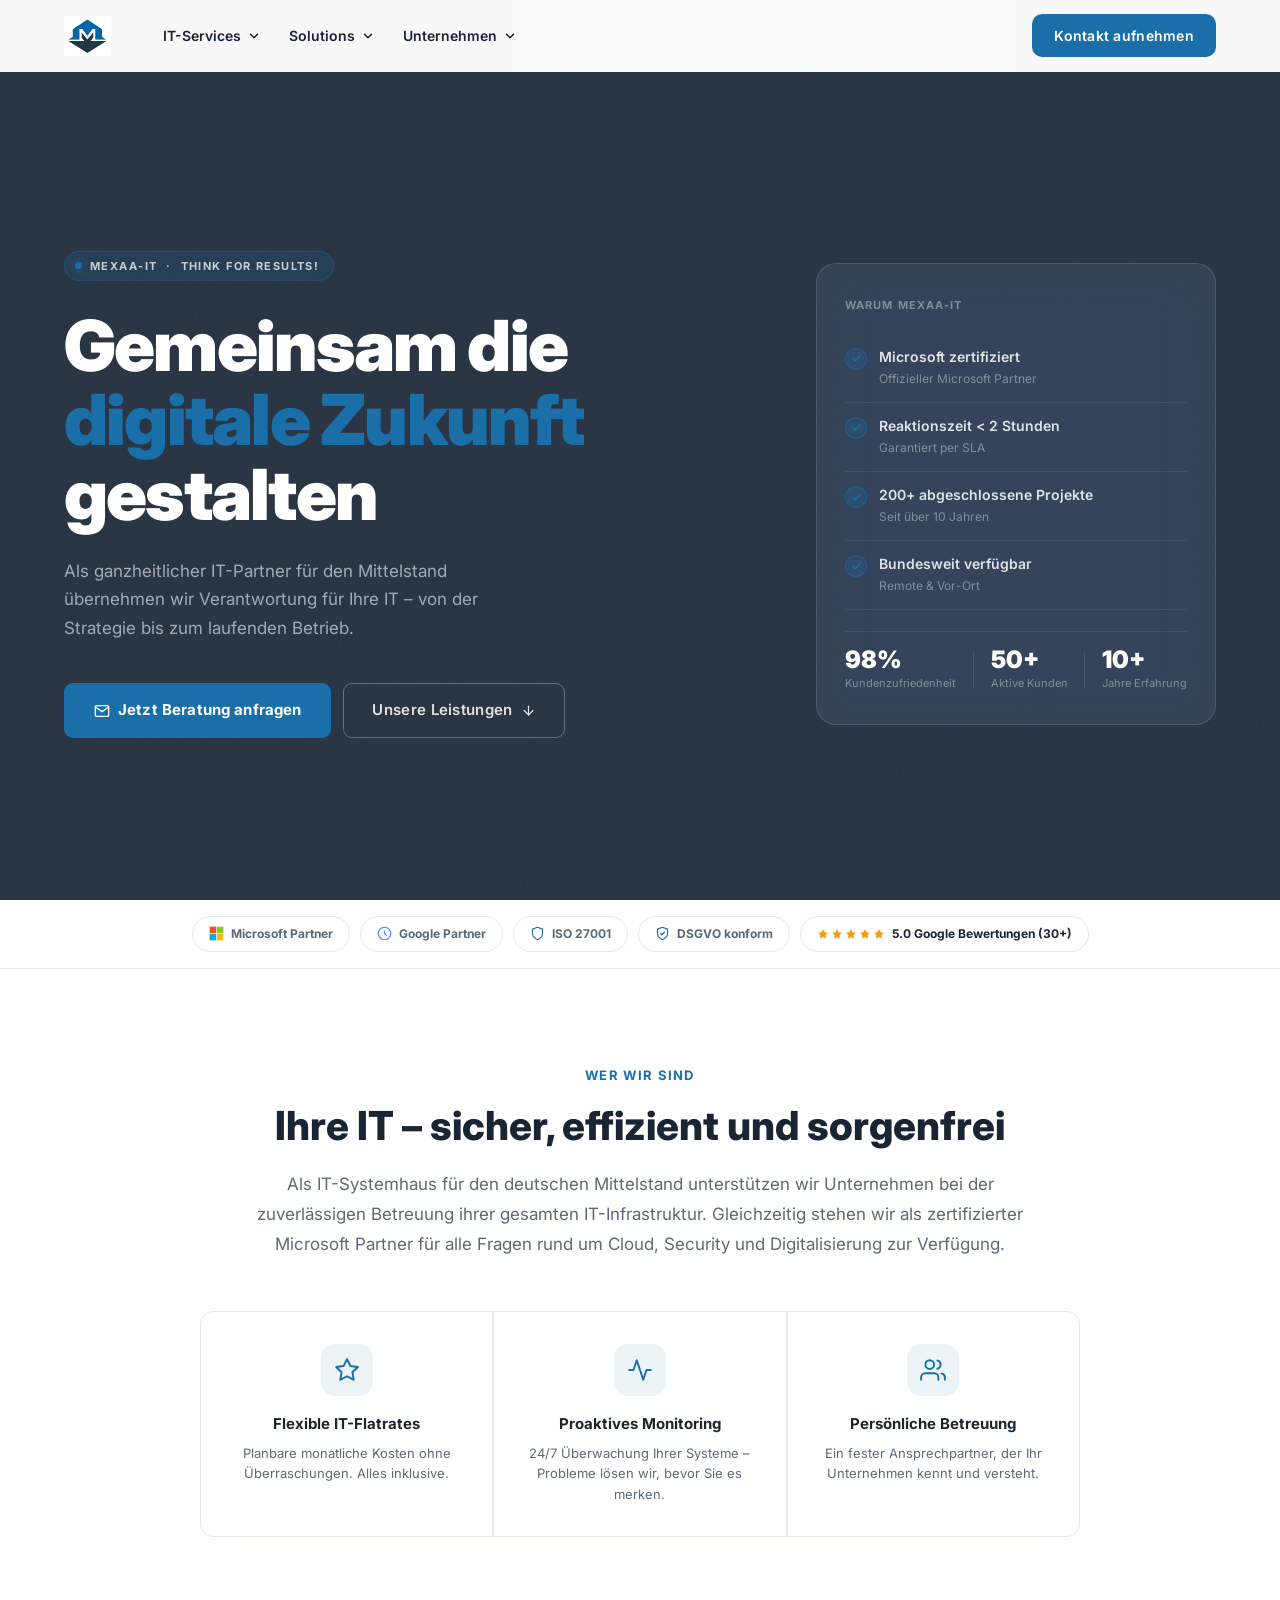
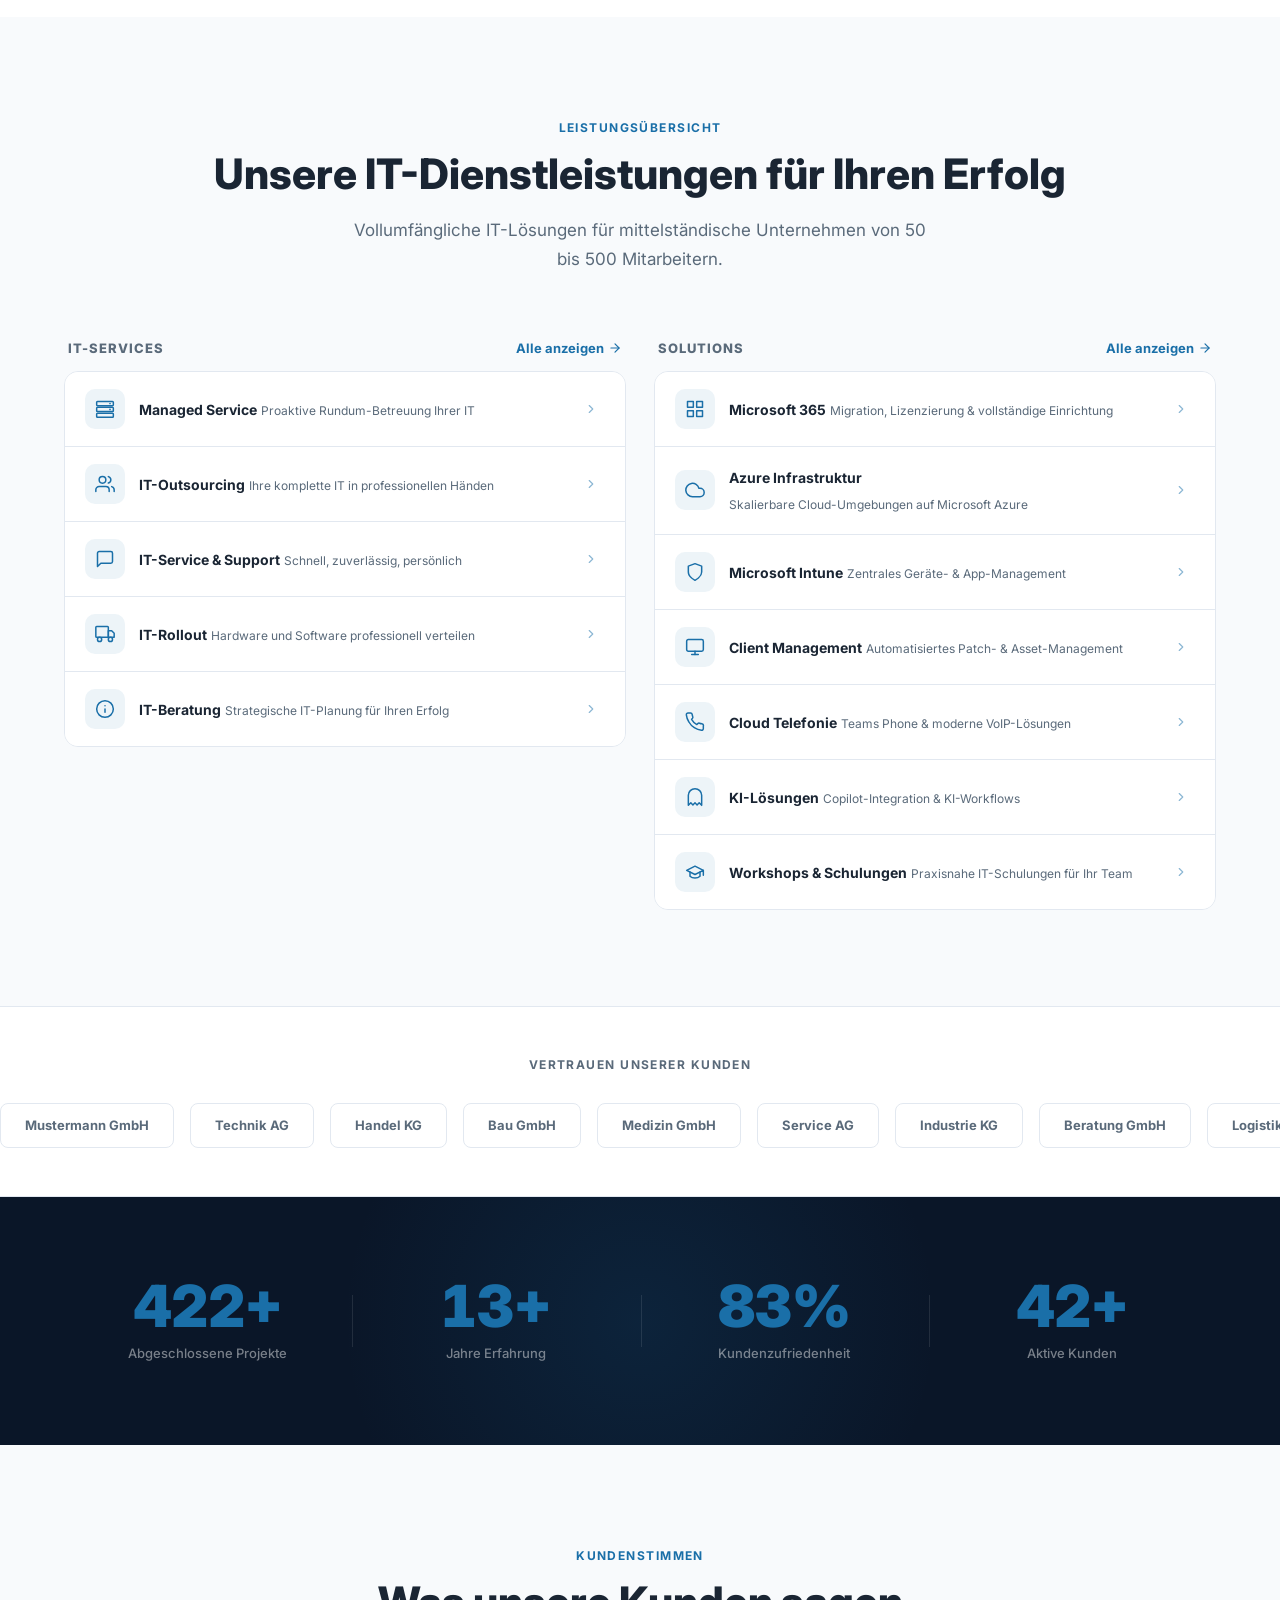
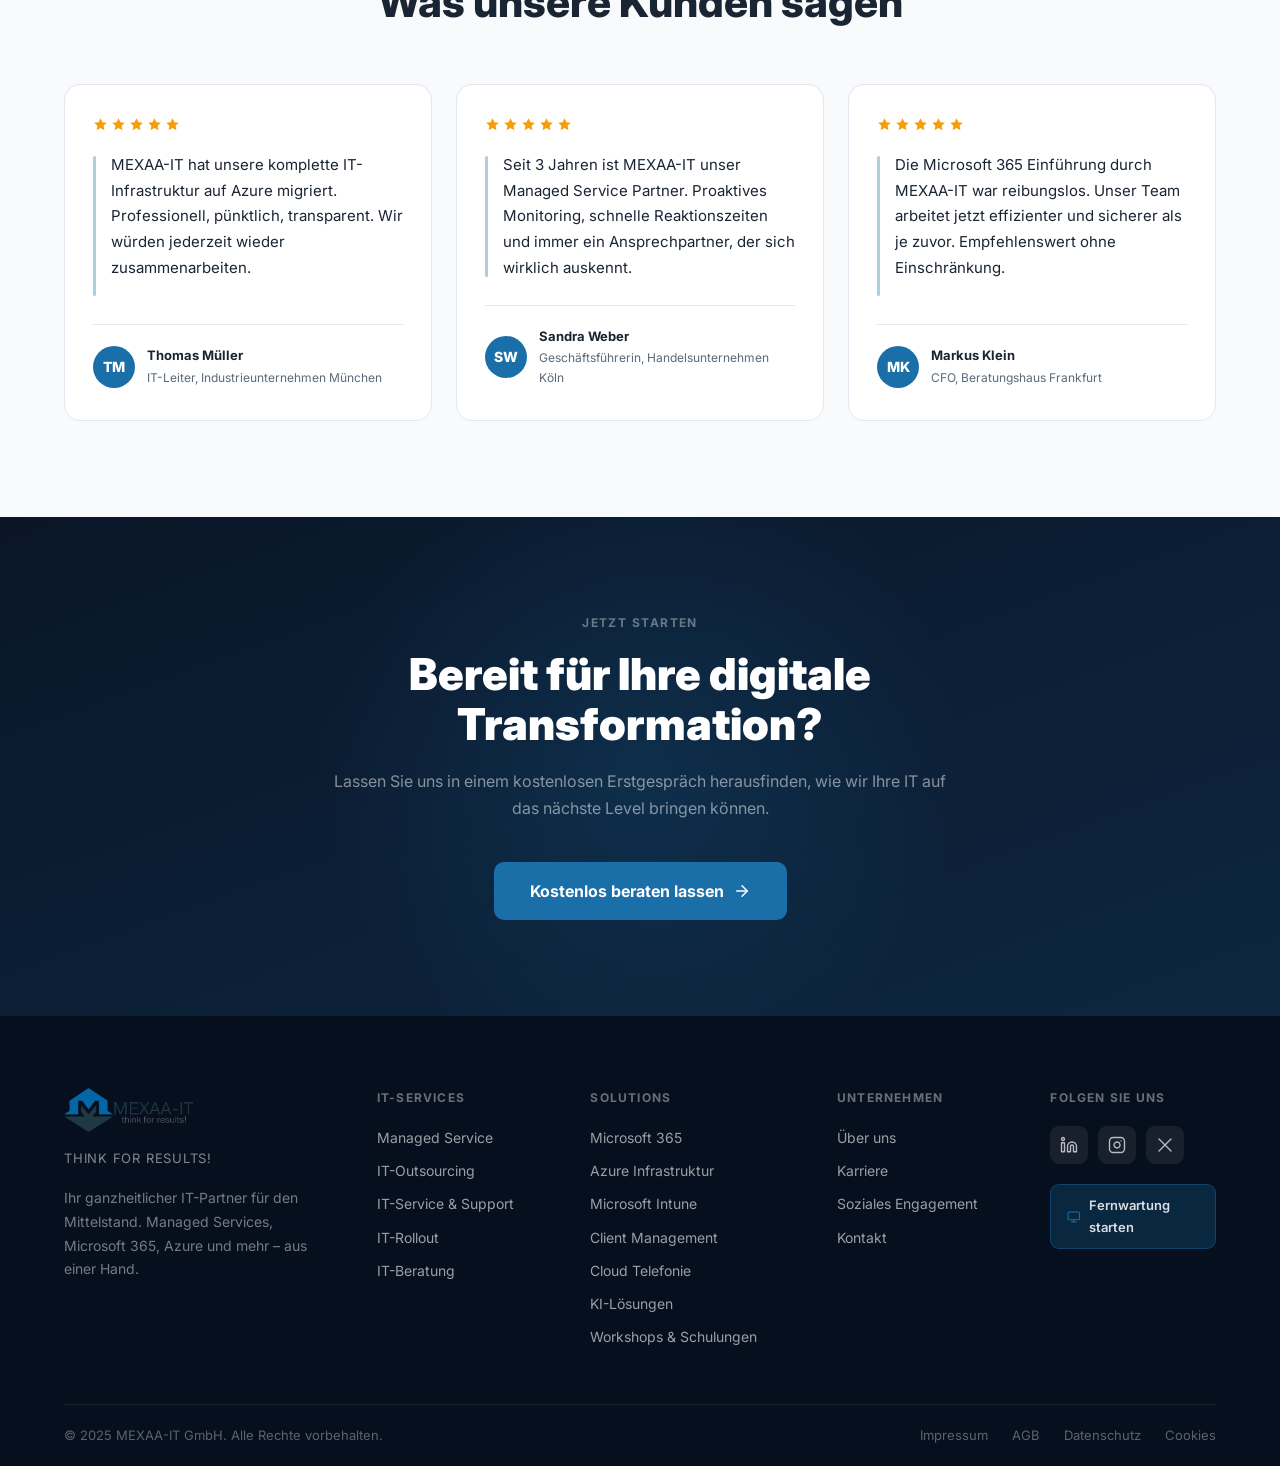
<file: index.html>
<!DOCTYPE html>
<html lang="de">
<head>
  <meta charset="UTF-8" />
  <meta name="viewport" content="width=device-width, initial-scale=1.0" />
  <title>MEXAA-IT GmbH – think for results! | IT-Systemhaus für den Mittelstand</title>
  <meta name="description" content="MEXAA-IT GmbH – Ihr ganzheitlicher IT-Partner für den Mittelstand. Managed Services, Microsoft 365, Azure, IT-Outsourcing und mehr. Zertifizierter Microsoft Partner." />
  <link rel="preconnect" href="https://fonts.googleapis.com" />
  <link rel="preconnect" href="https://fonts.gstatic.com" crossorigin />
  <link href="https://fonts.googleapis.com/css2?family=Inter:wght@400;500;600;700;800;900&display=swap" rel="stylesheet" />
  <link rel="stylesheet" href="style.css" />
</head>
<body>

<!-- ================================================================
     NAVIGATION
     ================================================================ -->
<nav class="nav" id="main-nav">
  <div class="nav__inner">
    <a class="nav__logo" href="index.html">
      <img src="mexa.logo1.jpg" alt="MEXAA-IT GmbH" />
    </a>

    <div class="nav__links">

      <!-- IT-Services -->
      <div class="nav__item">
        <button class="nav__btn">
          IT-Services
          <svg xmlns="http://www.w3.org/2000/svg" viewBox="0 0 16 16" fill="none" stroke="currentColor" stroke-width="1.8" stroke-linecap="round" stroke-linejoin="round"><path d="M4 6l4 4 4-4"/></svg>
        </button>
        <div class="nav__dropdown">
          <a class="nav__drop-item" href="managed-service.html">
            <span class="nav__drop-icon"><svg xmlns="http://www.w3.org/2000/svg" viewBox="0 0 24 24" fill="none" stroke="currentColor" stroke-width="1.8" stroke-linecap="round" stroke-linejoin="round"><rect x="2" y="3" width="20" height="5" rx="1"/><rect x="2" y="10" width="20" height="5" rx="1"/><rect x="2" y="17" width="20" height="5" rx="1"/><circle cx="18" cy="5.5" r="1" fill="currentColor" stroke="none"/><circle cx="18" cy="12.5" r="1" fill="currentColor" stroke="none"/></svg></span>
            <span>
              <span style="display:block;font-size:13px;font-weight:600;color:var(--clr-text)">Managed Service</span>
              <span style="display:block;font-size:11px;color:var(--clr-text-muted);margin-top:1px">Proaktive Rundum-Betreuung</span>
            </span>
            <svg style="margin-left:auto;width:12px;height:12px;color:var(--clr-border);flex-shrink:0" xmlns="http://www.w3.org/2000/svg" viewBox="0 0 24 24" fill="none" stroke="currentColor" stroke-width="2" stroke-linecap="round" stroke-linejoin="round"><path d="m9 18 6-6-6-6"/></svg>
          </a>
          <a class="nav__drop-item" href="it-outsourcing.html">
            <span class="nav__drop-icon"><svg xmlns="http://www.w3.org/2000/svg" viewBox="0 0 24 24" fill="none" stroke="currentColor" stroke-width="1.8" stroke-linecap="round" stroke-linejoin="round"><path d="M17 21v-2a4 4 0 0 0-4-4H5a4 4 0 0 0-4 4v2"/><circle cx="9" cy="7" r="4"/><path d="M23 21v-2a4 4 0 0 0-3-3.87"/><path d="M16 3.13a4 4 0 0 1 0 7.75"/></svg></span>
            <span>
              <span style="display:block;font-size:13px;font-weight:600;color:var(--clr-text)">IT-Outsourcing</span>
              <span style="display:block;font-size:11px;color:var(--clr-text-muted);margin-top:1px">Ihre IT in professionellen Händen</span>
            </span>
            <svg style="margin-left:auto;width:12px;height:12px;color:var(--clr-border);flex-shrink:0" xmlns="http://www.w3.org/2000/svg" viewBox="0 0 24 24" fill="none" stroke="currentColor" stroke-width="2" stroke-linecap="round" stroke-linejoin="round"><path d="m9 18 6-6-6-6"/></svg>
          </a>
          <a class="nav__drop-item" href="it-service-support.html">
            <span class="nav__drop-icon"><svg xmlns="http://www.w3.org/2000/svg" viewBox="0 0 24 24" fill="none" stroke="currentColor" stroke-width="1.8" stroke-linecap="round" stroke-linejoin="round"><path d="M21 15a2 2 0 0 1-2 2H7l-4 4V5a2 2 0 0 1 2-2h14a2 2 0 0 1 2 2z"/></svg></span>
            <span>
              <span style="display:block;font-size:13px;font-weight:600;color:var(--clr-text)">IT-Service &amp; Support</span>
              <span style="display:block;font-size:11px;color:var(--clr-text-muted);margin-top:1px">Schnell, zuverlässig, persönlich</span>
            </span>
            <svg style="margin-left:auto;width:12px;height:12px;color:var(--clr-border);flex-shrink:0" xmlns="http://www.w3.org/2000/svg" viewBox="0 0 24 24" fill="none" stroke="currentColor" stroke-width="2" stroke-linecap="round" stroke-linejoin="round"><path d="m9 18 6-6-6-6"/></svg>
          </a>
          <a class="nav__drop-item" href="it-rollout.html">
            <span class="nav__drop-icon"><svg xmlns="http://www.w3.org/2000/svg" viewBox="0 0 24 24" fill="none" stroke="currentColor" stroke-width="1.8" stroke-linecap="round" stroke-linejoin="round"><rect x="1" y="3" width="15" height="13" rx="1"/><path d="M16 8h4l3 3v5h-7V8z"/><circle cx="5.5" cy="18.5" r="2.5"/><circle cx="18.5" cy="18.5" r="2.5"/></svg></span>
            <span>
              <span style="display:block;font-size:13px;font-weight:600;color:var(--clr-text)">IT-Rollout</span>
              <span style="display:block;font-size:11px;color:var(--clr-text-muted);margin-top:1px">Hardware &amp; Software verteilen</span>
            </span>
            <svg style="margin-left:auto;width:12px;height:12px;color:var(--clr-border);flex-shrink:0" xmlns="http://www.w3.org/2000/svg" viewBox="0 0 24 24" fill="none" stroke="currentColor" stroke-width="2" stroke-linecap="round" stroke-linejoin="round"><path d="m9 18 6-6-6-6"/></svg>
          </a>
          <a class="nav__drop-item" href="it-beratung.html">
            <span class="nav__drop-icon"><svg xmlns="http://www.w3.org/2000/svg" viewBox="0 0 24 24" fill="none" stroke="currentColor" stroke-width="1.8" stroke-linecap="round" stroke-linejoin="round"><circle cx="12" cy="12" r="10"/><path d="M12 16v-4"/><path d="M12 8h.01"/></svg></span>
            <span>
              <span style="display:block;font-size:13px;font-weight:600;color:var(--clr-text)">IT-Beratung</span>
              <span style="display:block;font-size:11px;color:var(--clr-text-muted);margin-top:1px">Strategische IT-Planung</span>
            </span>
            <svg style="margin-left:auto;width:12px;height:12px;color:var(--clr-border);flex-shrink:0" xmlns="http://www.w3.org/2000/svg" viewBox="0 0 24 24" fill="none" stroke="currentColor" stroke-width="2" stroke-linecap="round" stroke-linejoin="round"><path d="m9 18 6-6-6-6"/></svg>
          </a>
        </div>
      </div>

      <!-- Solutions -->
      <div class="nav__item">
        <button class="nav__btn">
          Solutions
          <svg xmlns="http://www.w3.org/2000/svg" viewBox="0 0 16 16" fill="none" stroke="currentColor" stroke-width="1.8" stroke-linecap="round" stroke-linejoin="round"><path d="M4 6l4 4 4-4"/></svg>
        </button>
        <div class="nav__dropdown" style="min-width:300px">
          <a class="nav__drop-item" href="microsoft-365.html">
            <span class="nav__drop-icon"><svg xmlns="http://www.w3.org/2000/svg" viewBox="0 0 24 24" fill="none" stroke="currentColor" stroke-width="1.8" stroke-linecap="round" stroke-linejoin="round"><rect x="3" y="3" width="7" height="7"/><rect x="14" y="3" width="7" height="7"/><rect x="3" y="14" width="7" height="7"/><rect x="14" y="14" width="7" height="7"/></svg></span>
            <span><span style="display:block;font-size:13px;font-weight:600;color:var(--clr-text)">Microsoft 365</span><span style="display:block;font-size:11px;color:var(--clr-text-muted);margin-top:1px">Migration, Lizenzierung &amp; Einrichtung</span></span>
            <svg style="margin-left:auto;width:12px;height:12px;color:var(--clr-border);flex-shrink:0" xmlns="http://www.w3.org/2000/svg" viewBox="0 0 24 24" fill="none" stroke="currentColor" stroke-width="2" stroke-linecap="round" stroke-linejoin="round"><path d="m9 18 6-6-6-6"/></svg>
          </a>
          <a class="nav__drop-item" href="azure-infrastruktur.html">
            <span class="nav__drop-icon"><svg xmlns="http://www.w3.org/2000/svg" viewBox="0 0 24 24" fill="none" stroke="currentColor" stroke-width="1.8" stroke-linecap="round" stroke-linejoin="round"><path d="M18 10h-1.26A8 8 0 1 0 9 20h9a5 5 0 0 0 0-10z"/></svg></span>
            <span><span style="display:block;font-size:13px;font-weight:600;color:var(--clr-text)">Azure Infrastruktur</span><span style="display:block;font-size:11px;color:var(--clr-text-muted);margin-top:1px">Skalierbare Cloud-Umgebungen</span></span>
            <svg style="margin-left:auto;width:12px;height:12px;color:var(--clr-border);flex-shrink:0" xmlns="http://www.w3.org/2000/svg" viewBox="0 0 24 24" fill="none" stroke="currentColor" stroke-width="2" stroke-linecap="round" stroke-linejoin="round"><path d="m9 18 6-6-6-6"/></svg>
          </a>
          <a class="nav__drop-item" href="microsoft-intune.html">
            <span class="nav__drop-icon"><svg xmlns="http://www.w3.org/2000/svg" viewBox="0 0 24 24" fill="none" stroke="currentColor" stroke-width="1.8" stroke-linecap="round" stroke-linejoin="round"><path d="M12 22s8-4 8-10V5l-8-3-8 3v7c0 6 8 10 8 10z"/></svg></span>
            <span><span style="display:block;font-size:13px;font-weight:600;color:var(--clr-text)">Microsoft Intune</span><span style="display:block;font-size:11px;color:var(--clr-text-muted);margin-top:1px">Zentrales Gerätemanagement</span></span>
            <svg style="margin-left:auto;width:12px;height:12px;color:var(--clr-border);flex-shrink:0" xmlns="http://www.w3.org/2000/svg" viewBox="0 0 24 24" fill="none" stroke="currentColor" stroke-width="2" stroke-linecap="round" stroke-linejoin="round"><path d="m9 18 6-6-6-6"/></svg>
          </a>
          <a class="nav__drop-item" href="client-management.html">
            <span class="nav__drop-icon"><svg xmlns="http://www.w3.org/2000/svg" viewBox="0 0 24 24" fill="none" stroke="currentColor" stroke-width="1.8" stroke-linecap="round" stroke-linejoin="round"><rect x="2" y="3" width="20" height="14" rx="2"/><path d="M8 21h8"/><path d="M12 17v4"/></svg></span>
            <span><span style="display:block;font-size:13px;font-weight:600;color:var(--clr-text)">Client Management</span><span style="display:block;font-size:11px;color:var(--clr-text-muted);margin-top:1px">Patch &amp; Asset Management</span></span>
            <svg style="margin-left:auto;width:12px;height:12px;color:var(--clr-border);flex-shrink:0" xmlns="http://www.w3.org/2000/svg" viewBox="0 0 24 24" fill="none" stroke="currentColor" stroke-width="2" stroke-linecap="round" stroke-linejoin="round"><path d="m9 18 6-6-6-6"/></svg>
          </a>
          <a class="nav__drop-item" href="cloud-telefonie.html">
            <span class="nav__drop-icon"><svg xmlns="http://www.w3.org/2000/svg" viewBox="0 0 24 24" fill="none" stroke="currentColor" stroke-width="1.8" stroke-linecap="round" stroke-linejoin="round"><path d="M22 16.92v3a2 2 0 0 1-2.18 2 19.79 19.79 0 0 1-8.63-3.07A19.5 19.5 0 0 1 4.69 12 19.79 19.79 0 0 1 1.61 3.39 2 2 0 0 1 3.6 1.22h3a2 2 0 0 1 2 1.72c.127.96.361 1.903.7 2.81a2 2 0 0 1-.45 2.11L7.91 8.78a16 16 0 0 0 6.29 6.29l1.14-1.14a2 2 0 0 1 2.11-.45c.907.339 1.85.573 2.81.7A2 2 0 0 1 22 16.92z"/></svg></span>
            <span><span style="display:block;font-size:13px;font-weight:600;color:var(--clr-text)">Cloud Telefonie</span><span style="display:block;font-size:11px;color:var(--clr-text-muted);margin-top:1px">Teams Phone &amp; VoIP</span></span>
            <svg style="margin-left:auto;width:12px;height:12px;color:var(--clr-border);flex-shrink:0" xmlns="http://www.w3.org/2000/svg" viewBox="0 0 24 24" fill="none" stroke="currentColor" stroke-width="2" stroke-linecap="round" stroke-linejoin="round"><path d="m9 18 6-6-6-6"/></svg>
          </a>
          <a class="nav__drop-item" href="ki-loesungen.html">
            <span class="nav__drop-icon"><svg xmlns="http://www.w3.org/2000/svg" viewBox="0 0 24 24" fill="none" stroke="currentColor" stroke-width="1.8" stroke-linecap="round" stroke-linejoin="round"><path d="M12 2a8 8 0 0 0-8 8v12l3-3 2.5 2.5L12 19l2.5 2.5L17 19l3 3V10a8 8 0 0 0-8-8z"/></svg></span>
            <span><span style="display:block;font-size:13px;font-weight:600;color:var(--clr-text)">KI-Lösungen</span><span style="display:block;font-size:11px;color:var(--clr-text-muted);margin-top:1px">Copilot &amp; KI-Workflows</span></span>
            <svg style="margin-left:auto;width:12px;height:12px;color:var(--clr-border);flex-shrink:0" xmlns="http://www.w3.org/2000/svg" viewBox="0 0 24 24" fill="none" stroke="currentColor" stroke-width="2" stroke-linecap="round" stroke-linejoin="round"><path d="m9 18 6-6-6-6"/></svg>
          </a>
          <a class="nav__drop-item" href="workshops-schulungen.html">
            <span class="nav__drop-icon"><svg xmlns="http://www.w3.org/2000/svg" viewBox="0 0 24 24" fill="none" stroke="currentColor" stroke-width="1.8" stroke-linecap="round" stroke-linejoin="round"><path d="M22 10v6M2 10l10-5 10 5-10 5z"/><path d="M6 12v5c3 3 9 3 12 0v-5"/></svg></span>
            <span><span style="display:block;font-size:13px;font-weight:600;color:var(--clr-text)">Workshops &amp; Schulungen</span><span style="display:block;font-size:11px;color:var(--clr-text-muted);margin-top:1px">Praxisnahe IT-Schulungen</span></span>
            <svg style="margin-left:auto;width:12px;height:12px;color:var(--clr-border);flex-shrink:0" xmlns="http://www.w3.org/2000/svg" viewBox="0 0 24 24" fill="none" stroke="currentColor" stroke-width="2" stroke-linecap="round" stroke-linejoin="round"><path d="m9 18 6-6-6-6"/></svg>
          </a>
        </div>
      </div>

      <!-- Unternehmen -->
      <div class="nav__item">
        <button class="nav__btn">
          Unternehmen
          <svg xmlns="http://www.w3.org/2000/svg" viewBox="0 0 16 16" fill="none" stroke="currentColor" stroke-width="1.8" stroke-linecap="round" stroke-linejoin="round"><path d="M4 6l4 4 4-4"/></svg>
        </button>
        <div class="nav__dropdown">
          <a class="nav__drop-item" href="ueber-uns.html">
            <span class="nav__drop-icon"><svg xmlns="http://www.w3.org/2000/svg" viewBox="0 0 24 24" fill="none" stroke="currentColor" stroke-width="1.8" stroke-linecap="round" stroke-linejoin="round"><path d="M3 9l9-7 9 7v11a2 2 0 0 1-2 2H5a2 2 0 0 1-2-2z"/><polyline points="9 22 9 12 15 12 15 22"/></svg></span>
            <span><span style="display:block;font-size:13px;font-weight:600;color:var(--clr-text)">Über uns</span><span style="display:block;font-size:11px;color:var(--clr-text-muted);margin-top:1px">Wer wir sind &amp; was uns antreibt</span></span>
            <svg style="margin-left:auto;width:12px;height:12px;color:var(--clr-border);flex-shrink:0" xmlns="http://www.w3.org/2000/svg" viewBox="0 0 24 24" fill="none" stroke="currentColor" stroke-width="2" stroke-linecap="round" stroke-linejoin="round"><path d="m9 18 6-6-6-6"/></svg>
          </a>
          <a class="nav__drop-item" href="karriere.html">
            <span class="nav__drop-icon"><svg xmlns="http://www.w3.org/2000/svg" viewBox="0 0 24 24" fill="none" stroke="currentColor" stroke-width="1.8" stroke-linecap="round" stroke-linejoin="round"><rect x="2" y="7" width="20" height="14" rx="2"/><path d="M16 7V5a2 2 0 0 0-2-2h-4a2 2 0 0 0-2 2v2"/></svg></span>
            <span><span style="display:block;font-size:13px;font-weight:600;color:var(--clr-text)">Karriere</span><span style="display:block;font-size:11px;color:var(--clr-text-muted);margin-top:1px">Offene Stellen &amp; Bewerbung</span></span>
            <svg style="margin-left:auto;width:12px;height:12px;color:var(--clr-border);flex-shrink:0" xmlns="http://www.w3.org/2000/svg" viewBox="0 0 24 24" fill="none" stroke="currentColor" stroke-width="2" stroke-linecap="round" stroke-linejoin="round"><path d="m9 18 6-6-6-6"/></svg>
          </a>
          <a class="nav__drop-item" href="soziales-engagement.html">
            <span class="nav__drop-icon"><svg xmlns="http://www.w3.org/2000/svg" viewBox="0 0 24 24" fill="none" stroke="currentColor" stroke-width="1.8" stroke-linecap="round" stroke-linejoin="round"><path d="M20.84 4.61a5.5 5.5 0 0 0-7.78 0L12 5.67l-1.06-1.06a5.5 5.5 0 0 0-7.78 7.78l1.06 1.06L12 21.23l7.78-7.78 1.06-1.06a5.5 5.5 0 0 0 0-7.78z"/></svg></span>
            <span><span style="display:block;font-size:13px;font-weight:600;color:var(--clr-text)">Soziales Engagement</span><span style="display:block;font-size:11px;color:var(--clr-text-muted);margin-top:1px">Verantwortung übernehmen</span></span>
            <svg style="margin-left:auto;width:12px;height:12px;color:var(--clr-border);flex-shrink:0" xmlns="http://www.w3.org/2000/svg" viewBox="0 0 24 24" fill="none" stroke="currentColor" stroke-width="2" stroke-linecap="round" stroke-linejoin="round"><path d="m9 18 6-6-6-6"/></svg>
          </a>
          <a class="nav__drop-item" href="kontakt.html">
            <span class="nav__drop-icon"><svg xmlns="http://www.w3.org/2000/svg" viewBox="0 0 24 24" fill="none" stroke="currentColor" stroke-width="1.8" stroke-linecap="round" stroke-linejoin="round"><path d="M4 4h16c1.1 0 2 .9 2 2v12c0 1.1-.9 2-2 2H4c-1.1 0-2-.9-2-2V6c0-1.1.9-2 2-2z"/><polyline points="22,6 12,13 2,6"/></svg></span>
            <span><span style="display:block;font-size:13px;font-weight:600;color:var(--clr-text)">Kontakt</span><span style="display:block;font-size:11px;color:var(--clr-text-muted);margin-top:1px">Sprechen Sie mit uns</span></span>
            <svg style="margin-left:auto;width:12px;height:12px;color:var(--clr-border);flex-shrink:0" xmlns="http://www.w3.org/2000/svg" viewBox="0 0 24 24" fill="none" stroke="currentColor" stroke-width="2" stroke-linecap="round" stroke-linejoin="round"><path d="m9 18 6-6-6-6"/></svg>
          </a>
        </div>
      </div>
    </div>

    <div class="nav__cta">
      <a href="kontakt.html" class="btn btn-primary" style="padding:10px 22px;font-size:14px">Kontakt aufnehmen</a>
    </div>
    <button class="nav__hamburger" aria-label="Menü öffnen">
      <span></span><span></span><span></span>
    </button>
  </div>
</nav>

<!-- Mobile Nav -->
<div class="nav__mobile">
  <div class="nav__mob-section">
    <div class="nav__mob-title">IT-Services</div>
    <a class="nav__mob-link" href="managed-service.html">Managed Service</a>
    <a class="nav__mob-link" href="it-outsourcing.html">IT-Outsourcing</a>
    <a class="nav__mob-link" href="it-service-support.html">IT-Service &amp; Support</a>
    <a class="nav__mob-link" href="it-rollout.html">IT-Rollout</a>
    <a class="nav__mob-link" href="it-beratung.html">IT-Beratung</a>
  </div>
  <div class="nav__mob-section">
    <div class="nav__mob-title">Solutions</div>
    <a class="nav__mob-link" href="microsoft-365.html">Microsoft 365</a>
    <a class="nav__mob-link" href="azure-infrastruktur.html">Azure Infrastruktur</a>
    <a class="nav__mob-link" href="microsoft-intune.html">Microsoft Intune</a>
    <a class="nav__mob-link" href="client-management.html">Client Management</a>
    <a class="nav__mob-link" href="cloud-telefonie.html">Cloud Telefonie</a>
    <a class="nav__mob-link" href="ki-loesungen.html">KI-Lösungen</a>
    <a class="nav__mob-link" href="workshops-schulungen.html">Workshops &amp; Schulungen</a>
  </div>
  <div class="nav__mob-section">
    <div class="nav__mob-title">Unternehmen</div>
    <a class="nav__mob-link" href="ueber-uns.html">Über uns</a>
    <a class="nav__mob-link" href="karriere.html">Karriere</a>
    <a class="nav__mob-link" href="soziales-engagement.html">Soziales Engagement</a>
    <a class="nav__mob-link" href="kontakt.html">Kontakt</a>
  </div>
  <div class="nav__mob-cta">
    <a href="kontakt.html" class="btn btn-primary">Kontakt aufnehmen</a>
  </div>
</div>

<!-- ================================================================
     HERO — SPLIT LAYOUT
     ================================================================ -->
<section class="hero-v2">
  <div class="hero-v2__bg" style="background-image:url('https://images.unsplash.com/photo-1558494949-ef010cbdcc31?auto=format&fit=crop&w=1920&q=80')"></div>
  <div class="hero-v2__overlay"></div>
  <div class="hero-v2__grain"></div>

  <div class="hero-v2__inner">
    <!-- Left: Content -->
    <div class="hero-v2__content">
      <div class="hero-v2__badge">
        <span class="hero-v2__badge-dot"></span>
        MEXAA-IT &nbsp;·&nbsp; think for results!
      </div>

      <h1 class="hero-v2__h1">
        Gemeinsam die<br />
        <span>digitale Zukunft</span><br />
        gestalten
      </h1>

      <p class="hero-v2__sub">
        Als ganzheitlicher IT-Partner für den Mittelstand übernehmen wir Verantwortung für Ihre IT – von der Strategie bis zum laufenden Betrieb.
      </p>

      <div class="hero-v2__actions">
        <a href="kontakt.html" class="btn btn-hero-primary">
          <svg xmlns="http://www.w3.org/2000/svg" width="16" height="16" viewBox="0 0 24 24" fill="none" stroke="currentColor" stroke-width="2" stroke-linecap="round" stroke-linejoin="round"><path d="M4 4h16c1.1 0 2 .9 2 2v12c0 1.1-.9 2-2 2H4c-1.1 0-2-.9-2-2V6c0-1.1.9-2 2-2z"/><polyline points="22,6 12,13 2,6"/></svg>
          Jetzt Beratung anfragen
        </a>
        <a href="#leistungen" class="btn btn-hero-outline">
          Unsere Leistungen
          <svg xmlns="http://www.w3.org/2000/svg" width="15" height="15" viewBox="0 0 24 24" fill="none" stroke="currentColor" stroke-width="2" stroke-linecap="round" stroke-linejoin="round"><path d="M12 5v14"/><path d="m19 12-7 7-7-7"/></svg>
        </a>
      </div>
    </div>

    <!-- Right: Floating Panel -->
    <div class="hero-panel">
      <div class="hero-panel__title">Warum MEXAA-IT</div>

      <div class="hero-panel__item">
        <div class="hero-panel__check">
          <svg xmlns="http://www.w3.org/2000/svg" viewBox="0 0 24 24" fill="none" stroke="currentColor" stroke-width="2.5" stroke-linecap="round" stroke-linejoin="round"><polyline points="20 6 9 17 4 12"/></svg>
        </div>
        <div>
          <div class="hero-panel__label">Microsoft zertifiziert</div>
          <div class="hero-panel__sub">Offizieller Microsoft Partner</div>
        </div>
      </div>

      <div class="hero-panel__item">
        <div class="hero-panel__check">
          <svg xmlns="http://www.w3.org/2000/svg" viewBox="0 0 24 24" fill="none" stroke="currentColor" stroke-width="2.5" stroke-linecap="round" stroke-linejoin="round"><polyline points="20 6 9 17 4 12"/></svg>
        </div>
        <div>
          <div class="hero-panel__label">Reaktionszeit &lt; 2 Stunden</div>
          <div class="hero-panel__sub">Garantiert per SLA</div>
        </div>
      </div>

      <div class="hero-panel__item">
        <div class="hero-panel__check">
          <svg xmlns="http://www.w3.org/2000/svg" viewBox="0 0 24 24" fill="none" stroke="currentColor" stroke-width="2.5" stroke-linecap="round" stroke-linejoin="round"><polyline points="20 6 9 17 4 12"/></svg>
        </div>
        <div>
          <div class="hero-panel__label">200+ abgeschlossene Projekte</div>
          <div class="hero-panel__sub">Seit über 10 Jahren</div>
        </div>
      </div>

      <div class="hero-panel__item">
        <div class="hero-panel__check">
          <svg xmlns="http://www.w3.org/2000/svg" viewBox="0 0 24 24" fill="none" stroke="currentColor" stroke-width="2.5" stroke-linecap="round" stroke-linejoin="round"><polyline points="20 6 9 17 4 12"/></svg>
        </div>
        <div>
          <div class="hero-panel__label">Bundesweit verfügbar</div>
          <div class="hero-panel__sub">Remote &amp; Vor-Ort</div>
        </div>
      </div>

      <div class="hero-panel__item" style="border:none;padding-bottom:0;margin-top:8px">
        <div style="width:100%;height:1px;background:rgba(255,255,255,.07);margin-bottom:16px"></div>
      </div>
      <div style="display:flex;align-items:center;justify-content:space-between">
        <div>
          <div style="font-size:24px;font-weight:900;color:#fff;line-height:1">98%</div>
          <div style="font-size:11px;color:rgba(255,255,255,.4);margin-top:2px">Kundenzufriedenheit</div>
        </div>
        <div style="width:1px;height:36px;background:rgba(255,255,255,.1)"></div>
        <div>
          <div style="font-size:24px;font-weight:900;color:#fff;line-height:1">50+</div>
          <div style="font-size:11px;color:rgba(255,255,255,.4);margin-top:2px">Aktive Kunden</div>
        </div>
        <div style="width:1px;height:36px;background:rgba(255,255,255,.1)"></div>
        <div>
          <div style="font-size:24px;font-weight:900;color:#fff;line-height:1">10+</div>
          <div style="font-size:11px;color:rgba(255,255,255,.4);margin-top:2px">Jahre Erfahrung</div>
        </div>
      </div>
    </div>
  </div>
</section>

<!-- ================================================================
     TRUST BAR
     ================================================================ -->
<div class="trust-bar">
  <div class="trust-bar__inner">

    <span class="trust-badge">
      <svg xmlns="http://www.w3.org/2000/svg" viewBox="0 0 23 23"><path fill="#f1511b" d="M1 1h10v10H1z"/><path fill="#80cc28" d="M12 1h10v10H12z"/><path fill="#00adef" d="M1 12h10v10H1z"/><path fill="#fbbc09" d="M12 12h10v10H12z"/></svg>
      Microsoft Partner
    </span>

    <span class="trust-badge">
      <svg xmlns="http://www.w3.org/2000/svg" viewBox="0 0 24 24" fill="none" stroke="currentColor" stroke-width="1.8" stroke-linecap="round" stroke-linejoin="round" style="color:#4285f4"><circle cx="12" cy="12" r="10"/><path d="M12 8v4l3 3"/></svg>
      Google Partner
    </span>

    <span class="trust-badge">
      <svg xmlns="http://www.w3.org/2000/svg" viewBox="0 0 24 24" fill="none" stroke="currentColor" stroke-width="1.8" stroke-linecap="round" stroke-linejoin="round" style="color:var(--clr-primary)"><path d="M12 22s8-4 8-10V5l-8-3-8 3v7c0 6 8 10 8 10z"/></svg>
      ISO 27001
    </span>

    <span class="trust-badge">
      <svg xmlns="http://www.w3.org/2000/svg" viewBox="0 0 24 24" fill="none" stroke="currentColor" stroke-width="1.8" stroke-linecap="round" stroke-linejoin="round" style="color:var(--clr-primary)"><path d="M12 22s8-4 8-10V5l-8-3-8 3v7c0 6 8 10 8 10z"/><path d="m9 12 2 2 4-4" stroke-width="2"/></svg>
      DSGVO konform
    </span>

    <span class="trust-badge trust-badge--stars">
      <div class="stars">
        <svg xmlns="http://www.w3.org/2000/svg" viewBox="0 0 24 24" fill="currentColor"><path d="M12 2l3.09 6.26L22 9.27l-5 4.87 1.18 6.88L12 17.77l-6.18 3.25L7 14.14 2 9.27l6.91-1.01L12 2z"/></svg>
        <svg xmlns="http://www.w3.org/2000/svg" viewBox="0 0 24 24" fill="currentColor"><path d="M12 2l3.09 6.26L22 9.27l-5 4.87 1.18 6.88L12 17.77l-6.18 3.25L7 14.14 2 9.27l6.91-1.01L12 2z"/></svg>
        <svg xmlns="http://www.w3.org/2000/svg" viewBox="0 0 24 24" fill="currentColor"><path d="M12 2l3.09 6.26L22 9.27l-5 4.87 1.18 6.88L12 17.77l-6.18 3.25L7 14.14 2 9.27l6.91-1.01L12 2z"/></svg>
        <svg xmlns="http://www.w3.org/2000/svg" viewBox="0 0 24 24" fill="currentColor"><path d="M12 2l3.09 6.26L22 9.27l-5 4.87 1.18 6.88L12 17.77l-6.18 3.25L7 14.14 2 9.27l6.91-1.01L12 2z"/></svg>
        <svg xmlns="http://www.w3.org/2000/svg" viewBox="0 0 24 24" fill="currentColor"><path d="M12 2l3.09 6.26L22 9.27l-5 4.87 1.18 6.88L12 17.77l-6.18 3.25L7 14.14 2 9.27l6.91-1.01L12 2z"/></svg>
      </div>
      5.0 Google Bewertungen (30+)
    </span>

  </div>
</div>

<!-- ================================================================
     ÜBER UNS INTRO
     ================================================================ -->
<section class="about-intro fade-up">
  <div class="container">
    <div class="about-intro__inner">
      <div class="about-intro__eyebrow">Wer wir sind</div>
      <h2 class="about-intro__title">Ihre IT – sicher, effizient und sorgenfrei</h2>
      <p class="about-intro__text">
        Als IT-Systemhaus für den deutschen Mittelstand unterstützen wir Unternehmen bei der zuverlässigen Betreuung ihrer gesamten IT-Infrastruktur. Gleichzeitig stehen wir als zertifizierter Microsoft Partner für alle Fragen rund um Cloud, Security und Digitalisierung zur Verfügung.
      </p>

      <div class="about-intro__features">
        <div class="about-feature fade-up">
          <div class="about-feature__icon">
            <svg xmlns="http://www.w3.org/2000/svg" viewBox="0 0 24 24" fill="none" stroke="currentColor" stroke-width="1.8" stroke-linecap="round" stroke-linejoin="round"><path d="M12 2l3.09 6.26L22 9.27l-5 4.87 1.18 6.88L12 17.77l-6.18 3.25L7 14.14 2 9.27l6.91-1.01L12 2z"/></svg>
          </div>
          <div class="about-feature__title">Flexible IT-Flatrates</div>
          <div class="about-feature__sub">Planbare monatliche Kosten ohne Überraschungen. Alles inklusive.</div>
        </div>
        <div class="about-feature fade-up">
          <div class="about-feature__icon">
            <svg xmlns="http://www.w3.org/2000/svg" viewBox="0 0 24 24" fill="none" stroke="currentColor" stroke-width="1.8" stroke-linecap="round" stroke-linejoin="round"><path d="M22 12h-4l-3 9L9 3l-3 9H2"/></svg>
          </div>
          <div class="about-feature__title">Proaktives Monitoring</div>
          <div class="about-feature__sub">24/7 Überwachung Ihrer Systeme – Probleme lösen wir, bevor Sie es merken.</div>
        </div>
        <div class="about-feature fade-up">
          <div class="about-feature__icon">
            <svg xmlns="http://www.w3.org/2000/svg" viewBox="0 0 24 24" fill="none" stroke="currentColor" stroke-width="1.8" stroke-linecap="round" stroke-linejoin="round"><path d="M17 21v-2a4 4 0 0 0-4-4H5a4 4 0 0 0-4 4v2"/><circle cx="9" cy="7" r="4"/><path d="M23 21v-2a4 4 0 0 0-3-3.87"/><path d="M16 3.13a4 4 0 0 1 0 7.75"/></svg>
          </div>
          <div class="about-feature__title">Persönliche Betreuung</div>
          <div class="about-feature__sub">Ein fester Ansprechpartner, der Ihr Unternehmen kennt und versteht.</div>
        </div>
      </div>
    </div>
  </div>
</section>

<!-- ================================================================
     LEISTUNGEN — TWO-COLUMN
     ================================================================ -->
<section class="leistungen" id="leistungen">
  <div class="container">
    <div class="leistungen__header fade-up">
      <span class="section-label">Leistungsübersicht</span>
      <h2 class="section-title">Unsere IT-Dienstleistungen für Ihren Erfolg</h2>
      <p class="section-sub" style="margin:0 auto">Vollumfängliche IT-Lösungen für mittelständische Unternehmen von 50 bis 500 Mitarbeitern.</p>
    </div>

    <div class="leistungen__grid">

      <!-- IT-Services Column -->
      <div class="service-col fade-up">
        <div class="service-col__head">
          <span class="service-col__name">IT-Services</span>
          <a href="it-services.html" class="service-col__all">
            Alle anzeigen
            <svg xmlns="http://www.w3.org/2000/svg" viewBox="0 0 24 24" fill="none" stroke="currentColor" stroke-width="2" stroke-linecap="round" stroke-linejoin="round"><path d="M5 12h14"/><path d="m12 5 7 7-7 7"/></svg>
          </a>
        </div>
        <div class="service-col__list">
          <a class="service-item" href="managed-service.html">
            <span class="service-item__icon">
              <svg xmlns="http://www.w3.org/2000/svg" viewBox="0 0 24 24" fill="none" stroke="currentColor" stroke-width="1.8" stroke-linecap="round" stroke-linejoin="round"><rect x="2" y="3" width="20" height="5" rx="1"/><rect x="2" y="10" width="20" height="5" rx="1"/><rect x="2" y="17" width="20" height="5" rx="1"/><circle cx="18" cy="5.5" r="1" fill="currentColor" stroke="none"/><circle cx="18" cy="12.5" r="1" fill="currentColor" stroke="none"/></svg>
            </span>
            <span class="service-item__body">
              <span class="service-item__title">Managed Service</span>
              <span class="service-item__desc">Proaktive Rundum-Betreuung Ihrer IT</span>
            </span>
            <span class="service-item__arrow">
              <svg xmlns="http://www.w3.org/2000/svg" viewBox="0 0 24 24" fill="none" stroke="currentColor" stroke-width="2" stroke-linecap="round" stroke-linejoin="round"><path d="m9 18 6-6-6-6"/></svg>
            </span>
          </a>
          <a class="service-item" href="it-outsourcing.html">
            <span class="service-item__icon">
              <svg xmlns="http://www.w3.org/2000/svg" viewBox="0 0 24 24" fill="none" stroke="currentColor" stroke-width="1.8" stroke-linecap="round" stroke-linejoin="round"><path d="M17 21v-2a4 4 0 0 0-4-4H5a4 4 0 0 0-4 4v2"/><circle cx="9" cy="7" r="4"/><path d="M23 21v-2a4 4 0 0 0-3-3.87"/><path d="M16 3.13a4 4 0 0 1 0 7.75"/></svg>
            </span>
            <span class="service-item__body">
              <span class="service-item__title">IT-Outsourcing</span>
              <span class="service-item__desc">Ihre komplette IT in professionellen Händen</span>
            </span>
            <span class="service-item__arrow">
              <svg xmlns="http://www.w3.org/2000/svg" viewBox="0 0 24 24" fill="none" stroke="currentColor" stroke-width="2" stroke-linecap="round" stroke-linejoin="round"><path d="m9 18 6-6-6-6"/></svg>
            </span>
          </a>
          <a class="service-item" href="it-service-support.html">
            <span class="service-item__icon">
              <svg xmlns="http://www.w3.org/2000/svg" viewBox="0 0 24 24" fill="none" stroke="currentColor" stroke-width="1.8" stroke-linecap="round" stroke-linejoin="round"><path d="M21 15a2 2 0 0 1-2 2H7l-4 4V5a2 2 0 0 1 2-2h14a2 2 0 0 1 2 2z"/></svg>
            </span>
            <span class="service-item__body">
              <span class="service-item__title">IT-Service &amp; Support</span>
              <span class="service-item__desc">Schnell, zuverlässig, persönlich</span>
            </span>
            <span class="service-item__arrow">
              <svg xmlns="http://www.w3.org/2000/svg" viewBox="0 0 24 24" fill="none" stroke="currentColor" stroke-width="2" stroke-linecap="round" stroke-linejoin="round"><path d="m9 18 6-6-6-6"/></svg>
            </span>
          </a>
          <a class="service-item" href="it-rollout.html">
            <span class="service-item__icon">
              <svg xmlns="http://www.w3.org/2000/svg" viewBox="0 0 24 24" fill="none" stroke="currentColor" stroke-width="1.8" stroke-linecap="round" stroke-linejoin="round"><rect x="1" y="3" width="15" height="13" rx="1"/><path d="M16 8h4l3 3v5h-7V8z"/><circle cx="5.5" cy="18.5" r="2.5"/><circle cx="18.5" cy="18.5" r="2.5"/></svg>
            </span>
            <span class="service-item__body">
              <span class="service-item__title">IT-Rollout</span>
              <span class="service-item__desc">Hardware und Software professionell verteilen</span>
            </span>
            <span class="service-item__arrow">
              <svg xmlns="http://www.w3.org/2000/svg" viewBox="0 0 24 24" fill="none" stroke="currentColor" stroke-width="2" stroke-linecap="round" stroke-linejoin="round"><path d="m9 18 6-6-6-6"/></svg>
            </span>
          </a>
          <a class="service-item" href="it-beratung.html">
            <span class="service-item__icon">
              <svg xmlns="http://www.w3.org/2000/svg" viewBox="0 0 24 24" fill="none" stroke="currentColor" stroke-width="1.8" stroke-linecap="round" stroke-linejoin="round"><circle cx="12" cy="12" r="10"/><path d="M12 16v-4"/><path d="M12 8h.01"/></svg>
            </span>
            <span class="service-item__body">
              <span class="service-item__title">IT-Beratung</span>
              <span class="service-item__desc">Strategische IT-Planung für Ihren Erfolg</span>
            </span>
            <span class="service-item__arrow">
              <svg xmlns="http://www.w3.org/2000/svg" viewBox="0 0 24 24" fill="none" stroke="currentColor" stroke-width="2" stroke-linecap="round" stroke-linejoin="round"><path d="m9 18 6-6-6-6"/></svg>
            </span>
          </a>
        </div>
      </div>

      <!-- Solutions Column -->
      <div class="service-col fade-up">
        <div class="service-col__head">
          <span class="service-col__name">Solutions</span>
          <a href="solutions.html" class="service-col__all">
            Alle anzeigen
            <svg xmlns="http://www.w3.org/2000/svg" viewBox="0 0 24 24" fill="none" stroke="currentColor" stroke-width="2" stroke-linecap="round" stroke-linejoin="round"><path d="M5 12h14"/><path d="m12 5 7 7-7 7"/></svg>
          </a>
        </div>
        <div class="service-col__list">
          <a class="service-item" href="microsoft-365.html">
            <span class="service-item__icon">
              <svg xmlns="http://www.w3.org/2000/svg" viewBox="0 0 24 24" fill="none" stroke="currentColor" stroke-width="1.8" stroke-linecap="round" stroke-linejoin="round"><rect x="3" y="3" width="7" height="7"/><rect x="14" y="3" width="7" height="7"/><rect x="3" y="14" width="7" height="7"/><rect x="14" y="14" width="7" height="7"/></svg>
            </span>
            <span class="service-item__body">
              <span class="service-item__title">Microsoft 365</span>
              <span class="service-item__desc">Migration, Lizenzierung &amp; vollständige Einrichtung</span>
            </span>
            <span class="service-item__arrow"><svg xmlns="http://www.w3.org/2000/svg" viewBox="0 0 24 24" fill="none" stroke="currentColor" stroke-width="2" stroke-linecap="round" stroke-linejoin="round"><path d="m9 18 6-6-6-6"/></svg></span>
          </a>
          <a class="service-item" href="azure-infrastruktur.html">
            <span class="service-item__icon">
              <svg xmlns="http://www.w3.org/2000/svg" viewBox="0 0 24 24" fill="none" stroke="currentColor" stroke-width="1.8" stroke-linecap="round" stroke-linejoin="round"><path d="M18 10h-1.26A8 8 0 1 0 9 20h9a5 5 0 0 0 0-10z"/></svg>
            </span>
            <span class="service-item__body">
              <span class="service-item__title">Azure Infrastruktur</span>
              <span class="service-item__desc">Skalierbare Cloud-Umgebungen auf Microsoft Azure</span>
            </span>
            <span class="service-item__arrow"><svg xmlns="http://www.w3.org/2000/svg" viewBox="0 0 24 24" fill="none" stroke="currentColor" stroke-width="2" stroke-linecap="round" stroke-linejoin="round"><path d="m9 18 6-6-6-6"/></svg></span>
          </a>
          <a class="service-item" href="microsoft-intune.html">
            <span class="service-item__icon">
              <svg xmlns="http://www.w3.org/2000/svg" viewBox="0 0 24 24" fill="none" stroke="currentColor" stroke-width="1.8" stroke-linecap="round" stroke-linejoin="round"><path d="M12 22s8-4 8-10V5l-8-3-8 3v7c0 6 8 10 8 10z"/></svg>
            </span>
            <span class="service-item__body">
              <span class="service-item__title">Microsoft Intune</span>
              <span class="service-item__desc">Zentrales Geräte- &amp; App-Management</span>
            </span>
            <span class="service-item__arrow"><svg xmlns="http://www.w3.org/2000/svg" viewBox="0 0 24 24" fill="none" stroke="currentColor" stroke-width="2" stroke-linecap="round" stroke-linejoin="round"><path d="m9 18 6-6-6-6"/></svg></span>
          </a>
          <a class="service-item" href="client-management.html">
            <span class="service-item__icon">
              <svg xmlns="http://www.w3.org/2000/svg" viewBox="0 0 24 24" fill="none" stroke="currentColor" stroke-width="1.8" stroke-linecap="round" stroke-linejoin="round"><rect x="2" y="3" width="20" height="14" rx="2"/><path d="M8 21h8"/><path d="M12 17v4"/></svg>
            </span>
            <span class="service-item__body">
              <span class="service-item__title">Client Management</span>
              <span class="service-item__desc">Automatisiertes Patch- &amp; Asset-Management</span>
            </span>
            <span class="service-item__arrow"><svg xmlns="http://www.w3.org/2000/svg" viewBox="0 0 24 24" fill="none" stroke="currentColor" stroke-width="2" stroke-linecap="round" stroke-linejoin="round"><path d="m9 18 6-6-6-6"/></svg></span>
          </a>
          <a class="service-item" href="cloud-telefonie.html">
            <span class="service-item__icon">
              <svg xmlns="http://www.w3.org/2000/svg" viewBox="0 0 24 24" fill="none" stroke="currentColor" stroke-width="1.8" stroke-linecap="round" stroke-linejoin="round"><path d="M22 16.92v3a2 2 0 0 1-2.18 2 19.79 19.79 0 0 1-8.63-3.07A19.5 19.5 0 0 1 4.69 12 19.79 19.79 0 0 1 1.61 3.39 2 2 0 0 1 3.6 1.22h3a2 2 0 0 1 2 1.72c.127.96.361 1.903.7 2.81a2 2 0 0 1-.45 2.11L7.91 8.78a16 16 0 0 0 6.29 6.29l1.14-1.14a2 2 0 0 1 2.11-.45c.907.339 1.85.573 2.81.7A2 2 0 0 1 22 16.92z"/></svg>
            </span>
            <span class="service-item__body">
              <span class="service-item__title">Cloud Telefonie</span>
              <span class="service-item__desc">Teams Phone &amp; moderne VoIP-Lösungen</span>
            </span>
            <span class="service-item__arrow"><svg xmlns="http://www.w3.org/2000/svg" viewBox="0 0 24 24" fill="none" stroke="currentColor" stroke-width="2" stroke-linecap="round" stroke-linejoin="round"><path d="m9 18 6-6-6-6"/></svg></span>
          </a>
          <a class="service-item" href="ki-loesungen.html">
            <span class="service-item__icon">
              <svg xmlns="http://www.w3.org/2000/svg" viewBox="0 0 24 24" fill="none" stroke="currentColor" stroke-width="1.8" stroke-linecap="round" stroke-linejoin="round"><path d="M12 2a8 8 0 0 0-8 8v12l3-3 2.5 2.5L12 19l2.5 2.5L17 19l3 3V10a8 8 0 0 0-8-8z"/></svg>
            </span>
            <span class="service-item__body">
              <span class="service-item__title">KI-Lösungen</span>
              <span class="service-item__desc">Copilot-Integration &amp; KI-Workflows</span>
            </span>
            <span class="service-item__arrow"><svg xmlns="http://www.w3.org/2000/svg" viewBox="0 0 24 24" fill="none" stroke="currentColor" stroke-width="2" stroke-linecap="round" stroke-linejoin="round"><path d="m9 18 6-6-6-6"/></svg></span>
          </a>
          <a class="service-item" href="workshops-schulungen.html">
            <span class="service-item__icon">
              <svg xmlns="http://www.w3.org/2000/svg" viewBox="0 0 24 24" fill="none" stroke="currentColor" stroke-width="1.8" stroke-linecap="round" stroke-linejoin="round"><path d="M22 10v6M2 10l10-5 10 5-10 5z"/><path d="M6 12v5c3 3 9 3 12 0v-5"/></svg>
            </span>
            <span class="service-item__body">
              <span class="service-item__title">Workshops &amp; Schulungen</span>
              <span class="service-item__desc">Praxisnahe IT-Schulungen für Ihr Team</span>
            </span>
            <span class="service-item__arrow"><svg xmlns="http://www.w3.org/2000/svg" viewBox="0 0 24 24" fill="none" stroke="currentColor" stroke-width="2" stroke-linecap="round" stroke-linejoin="round"><path d="m9 18 6-6-6-6"/></svg></span>
          </a>
        </div>
      </div>

    </div>
  </div>
</section>

<!-- ================================================================
     CUSTOMER LOGOS MARQUEE
     ================================================================ -->
<div class="clients-section">
  <div class="clients-title">Vertrauen unserer Kunden</div>
  <div style="overflow:hidden">
    <div class="clients-track">
      <span class="client-badge">Mustermann GmbH</span>
      <span class="client-badge">Technik AG</span>
      <span class="client-badge">Handel KG</span>
      <span class="client-badge">Bau GmbH</span>
      <span class="client-badge">Medizin GmbH</span>
      <span class="client-badge">Service AG</span>
      <span class="client-badge">Industrie KG</span>
      <span class="client-badge">Beratung GmbH</span>
      <span class="client-badge">Logistik AG</span>
      <span class="client-badge">Digital GmbH</span>
      <!-- Duplicate for seamless loop -->
      <span class="client-badge">Mustermann GmbH</span>
      <span class="client-badge">Technik AG</span>
      <span class="client-badge">Handel KG</span>
      <span class="client-badge">Bau GmbH</span>
      <span class="client-badge">Medizin GmbH</span>
      <span class="client-badge">Service AG</span>
      <span class="client-badge">Industrie KG</span>
      <span class="client-badge">Beratung GmbH</span>
      <span class="client-badge">Logistik AG</span>
      <span class="client-badge">Digital GmbH</span>
    </div>
  </div>
</div>

<!-- ================================================================
     STATS — DARK
     ================================================================ -->
<section class="stats-dark">
  <div class="container">
    <div class="stats-dark__grid">
      <div class="stats-dark__item fade-up">
        <div class="stats-dark__num"><span data-count="500" data-suffix="+">500+</span></div>
        <div class="stats-dark__label">Abgeschlossene Projekte</div>
      </div>
      <div class="stats-dark__item fade-up">
        <div class="stats-dark__num"><span data-count="15" data-suffix="+">15+</span></div>
        <div class="stats-dark__label">Jahre Erfahrung</div>
      </div>
      <div class="stats-dark__item fade-up">
        <div class="stats-dark__num"><span data-count="98" data-suffix="%">98%</span></div>
        <div class="stats-dark__label">Kundenzufriedenheit</div>
      </div>
      <div class="stats-dark__item fade-up">
        <div class="stats-dark__num"><span data-count="50" data-suffix="+">50+</span></div>
        <div class="stats-dark__label">Aktive Kunden</div>
      </div>
    </div>
  </div>
</section>

<!-- ================================================================
     TESTIMONIALS
     ================================================================ -->
<section class="testi-v2">
  <div class="container">
    <div class="testi-v2__header fade-up">
      <span class="section-label">Kundenstimmen</span>
      <h2 class="section-title">Was unsere Kunden sagen</h2>
    </div>
    <div class="testi-v2__grid">

      <div class="testi-v2-card fade-up">
        <div class="testi-v2-card__stars">
          <svg xmlns="http://www.w3.org/2000/svg" viewBox="0 0 24 24" fill="currentColor"><path d="M12 2l3.09 6.26L22 9.27l-5 4.87 1.18 6.88L12 17.77l-6.18 3.25L7 14.14 2 9.27l6.91-1.01L12 2z"/></svg>
          <svg xmlns="http://www.w3.org/2000/svg" viewBox="0 0 24 24" fill="currentColor"><path d="M12 2l3.09 6.26L22 9.27l-5 4.87 1.18 6.88L12 17.77l-6.18 3.25L7 14.14 2 9.27l6.91-1.01L12 2z"/></svg>
          <svg xmlns="http://www.w3.org/2000/svg" viewBox="0 0 24 24" fill="currentColor"><path d="M12 2l3.09 6.26L22 9.27l-5 4.87 1.18 6.88L12 17.77l-6.18 3.25L7 14.14 2 9.27l6.91-1.01L12 2z"/></svg>
          <svg xmlns="http://www.w3.org/2000/svg" viewBox="0 0 24 24" fill="currentColor"><path d="M12 2l3.09 6.26L22 9.27l-5 4.87 1.18 6.88L12 17.77l-6.18 3.25L7 14.14 2 9.27l6.91-1.01L12 2z"/></svg>
          <svg xmlns="http://www.w3.org/2000/svg" viewBox="0 0 24 24" fill="currentColor"><path d="M12 2l3.09 6.26L22 9.27l-5 4.87 1.18 6.88L12 17.77l-6.18 3.25L7 14.14 2 9.27l6.91-1.01L12 2z"/></svg>
        </div>
        <p class="testi-v2-card__quote">
          MEXAA-IT hat unsere komplette IT-Infrastruktur auf Azure migriert. Professionell, pünktlich, transparent. Wir würden jederzeit wieder zusammenarbeiten.
        </p>
        <div class="testi-v2-card__author">
          <div class="testi-v2-card__avatar">TM</div>
          <div>
            <div class="testi-v2-card__name">Thomas Müller</div>
            <div class="testi-v2-card__role">IT-Leiter, Industrieunternehmen München</div>
          </div>
        </div>
      </div>

      <div class="testi-v2-card fade-up">
        <div class="testi-v2-card__stars">
          <svg xmlns="http://www.w3.org/2000/svg" viewBox="0 0 24 24" fill="currentColor"><path d="M12 2l3.09 6.26L22 9.27l-5 4.87 1.18 6.88L12 17.77l-6.18 3.25L7 14.14 2 9.27l6.91-1.01L12 2z"/></svg>
          <svg xmlns="http://www.w3.org/2000/svg" viewBox="0 0 24 24" fill="currentColor"><path d="M12 2l3.09 6.26L22 9.27l-5 4.87 1.18 6.88L12 17.77l-6.18 3.25L7 14.14 2 9.27l6.91-1.01L12 2z"/></svg>
          <svg xmlns="http://www.w3.org/2000/svg" viewBox="0 0 24 24" fill="currentColor"><path d="M12 2l3.09 6.26L22 9.27l-5 4.87 1.18 6.88L12 17.77l-6.18 3.25L7 14.14 2 9.27l6.91-1.01L12 2z"/></svg>
          <svg xmlns="http://www.w3.org/2000/svg" viewBox="0 0 24 24" fill="currentColor"><path d="M12 2l3.09 6.26L22 9.27l-5 4.87 1.18 6.88L12 17.77l-6.18 3.25L7 14.14 2 9.27l6.91-1.01L12 2z"/></svg>
          <svg xmlns="http://www.w3.org/2000/svg" viewBox="0 0 24 24" fill="currentColor"><path d="M12 2l3.09 6.26L22 9.27l-5 4.87 1.18 6.88L12 17.77l-6.18 3.25L7 14.14 2 9.27l6.91-1.01L12 2z"/></svg>
        </div>
        <p class="testi-v2-card__quote">
          Seit 3 Jahren ist MEXAA-IT unser Managed Service Partner. Proaktives Monitoring, schnelle Reaktionszeiten und immer ein Ansprechpartner, der sich wirklich auskennt.
        </p>
        <div class="testi-v2-card__author">
          <div class="testi-v2-card__avatar">SW</div>
          <div>
            <div class="testi-v2-card__name">Sandra Weber</div>
            <div class="testi-v2-card__role">Geschäftsführerin, Handelsunternehmen Köln</div>
          </div>
        </div>
      </div>

      <div class="testi-v2-card fade-up">
        <div class="testi-v2-card__stars">
          <svg xmlns="http://www.w3.org/2000/svg" viewBox="0 0 24 24" fill="currentColor"><path d="M12 2l3.09 6.26L22 9.27l-5 4.87 1.18 6.88L12 17.77l-6.18 3.25L7 14.14 2 9.27l6.91-1.01L12 2z"/></svg>
          <svg xmlns="http://www.w3.org/2000/svg" viewBox="0 0 24 24" fill="currentColor"><path d="M12 2l3.09 6.26L22 9.27l-5 4.87 1.18 6.88L12 17.77l-6.18 3.25L7 14.14 2 9.27l6.91-1.01L12 2z"/></svg>
          <svg xmlns="http://www.w3.org/2000/svg" viewBox="0 0 24 24" fill="currentColor"><path d="M12 2l3.09 6.26L22 9.27l-5 4.87 1.18 6.88L12 17.77l-6.18 3.25L7 14.14 2 9.27l6.91-1.01L12 2z"/></svg>
          <svg xmlns="http://www.w3.org/2000/svg" viewBox="0 0 24 24" fill="currentColor"><path d="M12 2l3.09 6.26L22 9.27l-5 4.87 1.18 6.88L12 17.77l-6.18 3.25L7 14.14 2 9.27l6.91-1.01L12 2z"/></svg>
          <svg xmlns="http://www.w3.org/2000/svg" viewBox="0 0 24 24" fill="currentColor"><path d="M12 2l3.09 6.26L22 9.27l-5 4.87 1.18 6.88L12 17.77l-6.18 3.25L7 14.14 2 9.27l6.91-1.01L12 2z"/></svg>
        </div>
        <p class="testi-v2-card__quote">
          Die Microsoft 365 Einführung durch MEXAA-IT war reibungslos. Unser Team arbeitet jetzt effizienter und sicherer als je zuvor. Empfehlenswert ohne Einschränkung.
        </p>
        <div class="testi-v2-card__author">
          <div class="testi-v2-card__avatar">MK</div>
          <div>
            <div class="testi-v2-card__name">Markus Klein</div>
            <div class="testi-v2-card__role">CFO, Beratungshaus Frankfurt</div>
          </div>
        </div>
      </div>

    </div>
  </div>
</section>

<!-- ================================================================
     CTA
     ================================================================ -->
<section class="cta-v2">
  <div class="cta-v2__inner container">
    <div class="cta-v2__eyebrow">Jetzt starten</div>
    <h2 class="cta-v2__title">Bereit für Ihre digitale Transformation?</h2>
    <p class="cta-v2__sub">Lassen Sie uns in einem kostenlosen Erstgespräch herausfinden, wie wir Ihre IT auf das nächste Level bringen können.</p>
    <a href="kontakt.html" class="cta-v2__btn">
      Kostenlos beraten lassen
      <svg xmlns="http://www.w3.org/2000/svg" viewBox="0 0 24 24" fill="none" stroke="currentColor" stroke-width="2" stroke-linecap="round" stroke-linejoin="round"><path d="M5 12h14"/><path d="m12 5 7 7-7 7"/></svg>
    </a>
  </div>
</section>

<!-- ================================================================
     FOOTER
     ================================================================ -->
<footer class="footer">
  <div class="container">
    <div class="footer__grid">

      <div class="footer__brand">
        <img src="mexa.logo2.png" alt="MEXAA-IT GmbH" />
        <div class="footer__tagline">think for results!</div>
        <p class="footer__desc">Ihr ganzheitlicher IT-Partner für den Mittelstand. Managed Services, Microsoft 365, Azure und mehr – aus einer Hand.</p>
      </div>

      <div>
        <div class="footer__col-title">IT-Services</div>
        <div class="footer__links">
          <a href="managed-service.html">Managed Service</a>
          <a href="it-outsourcing.html">IT-Outsourcing</a>
          <a href="it-service-support.html">IT-Service &amp; Support</a>
          <a href="it-rollout.html">IT-Rollout</a>
          <a href="it-beratung.html">IT-Beratung</a>
        </div>
      </div>

      <div>
        <div class="footer__col-title">Solutions</div>
        <div class="footer__links">
          <a href="microsoft-365.html">Microsoft 365</a>
          <a href="azure-infrastruktur.html">Azure Infrastruktur</a>
          <a href="microsoft-intune.html">Microsoft Intune</a>
          <a href="client-management.html">Client Management</a>
          <a href="cloud-telefonie.html">Cloud Telefonie</a>
          <a href="ki-loesungen.html">KI-Lösungen</a>
          <a href="workshops-schulungen.html">Workshops &amp; Schulungen</a>
        </div>
      </div>

      <div>
        <div class="footer__col-title">Unternehmen</div>
        <div class="footer__links">
          <a href="ueber-uns.html">Über uns</a>
          <a href="karriere.html">Karriere</a>
          <a href="soziales-engagement.html">Soziales Engagement</a>
          <a href="kontakt.html">Kontakt</a>
        </div>
      </div>

      <div>
        <div class="footer__col-title">Folgen Sie uns</div>
        <div class="footer__social">
          <a href="#" class="footer__soc-btn" aria-label="LinkedIn">
            <svg xmlns="http://www.w3.org/2000/svg" viewBox="0 0 24 24" fill="none" stroke="currentColor" stroke-width="1.8" stroke-linecap="round" stroke-linejoin="round"><path d="M16 8a6 6 0 0 1 6 6v7h-4v-7a2 2 0 0 0-2-2 2 2 0 0 0-2 2v7h-4v-7a6 6 0 0 1 6-6z"/><rect x="2" y="9" width="4" height="12"/><circle cx="4" cy="4" r="2"/></svg>
          </a>
          <a href="#" class="footer__soc-btn" aria-label="Instagram">
            <svg xmlns="http://www.w3.org/2000/svg" viewBox="0 0 24 24" fill="none" stroke="currentColor" stroke-width="1.8" stroke-linecap="round" stroke-linejoin="round"><rect x="2" y="2" width="20" height="20" rx="5"/><path d="M16 11.37A4 4 0 1 1 12.63 8 4 4 0 0 1 16 11.37z"/><line x1="17.5" y1="6.5" x2="17.51" y2="6.5"/></svg>
          </a>
          <a href="#" class="footer__soc-btn" aria-label="Twitter/X">
            <svg xmlns="http://www.w3.org/2000/svg" viewBox="0 0 24 24" fill="none" stroke="currentColor" stroke-width="1.8" stroke-linecap="round" stroke-linejoin="round"><path d="M4 4l16 16M4 20L20 4"/></svg>
          </a>
        </div>
        <a href="#" class="footer__remote">
          <svg xmlns="http://www.w3.org/2000/svg" viewBox="0 0 24 24" fill="none" stroke="currentColor" stroke-width="1.8" stroke-linecap="round" stroke-linejoin="round"><rect x="2" y="3" width="20" height="14" rx="2"/><path d="M8 21h8"/><path d="M12 17v4"/></svg>
          Fernwartung starten
        </a>
      </div>

    </div>
    <div class="footer__bottom">
      <div class="footer__copy">&copy; 2025 MEXAA-IT GmbH. Alle Rechte vorbehalten.</div>
      <div class="footer__legal">
        <a href="#">Impressum</a>
        <a href="#">AGB</a>
        <a href="#">Datenschutz</a>
        <a href="#">Cookies</a>
      </div>
    </div>
  </div>
</footer>

<script src="script.js"></script>
</body>
</html>
</file>
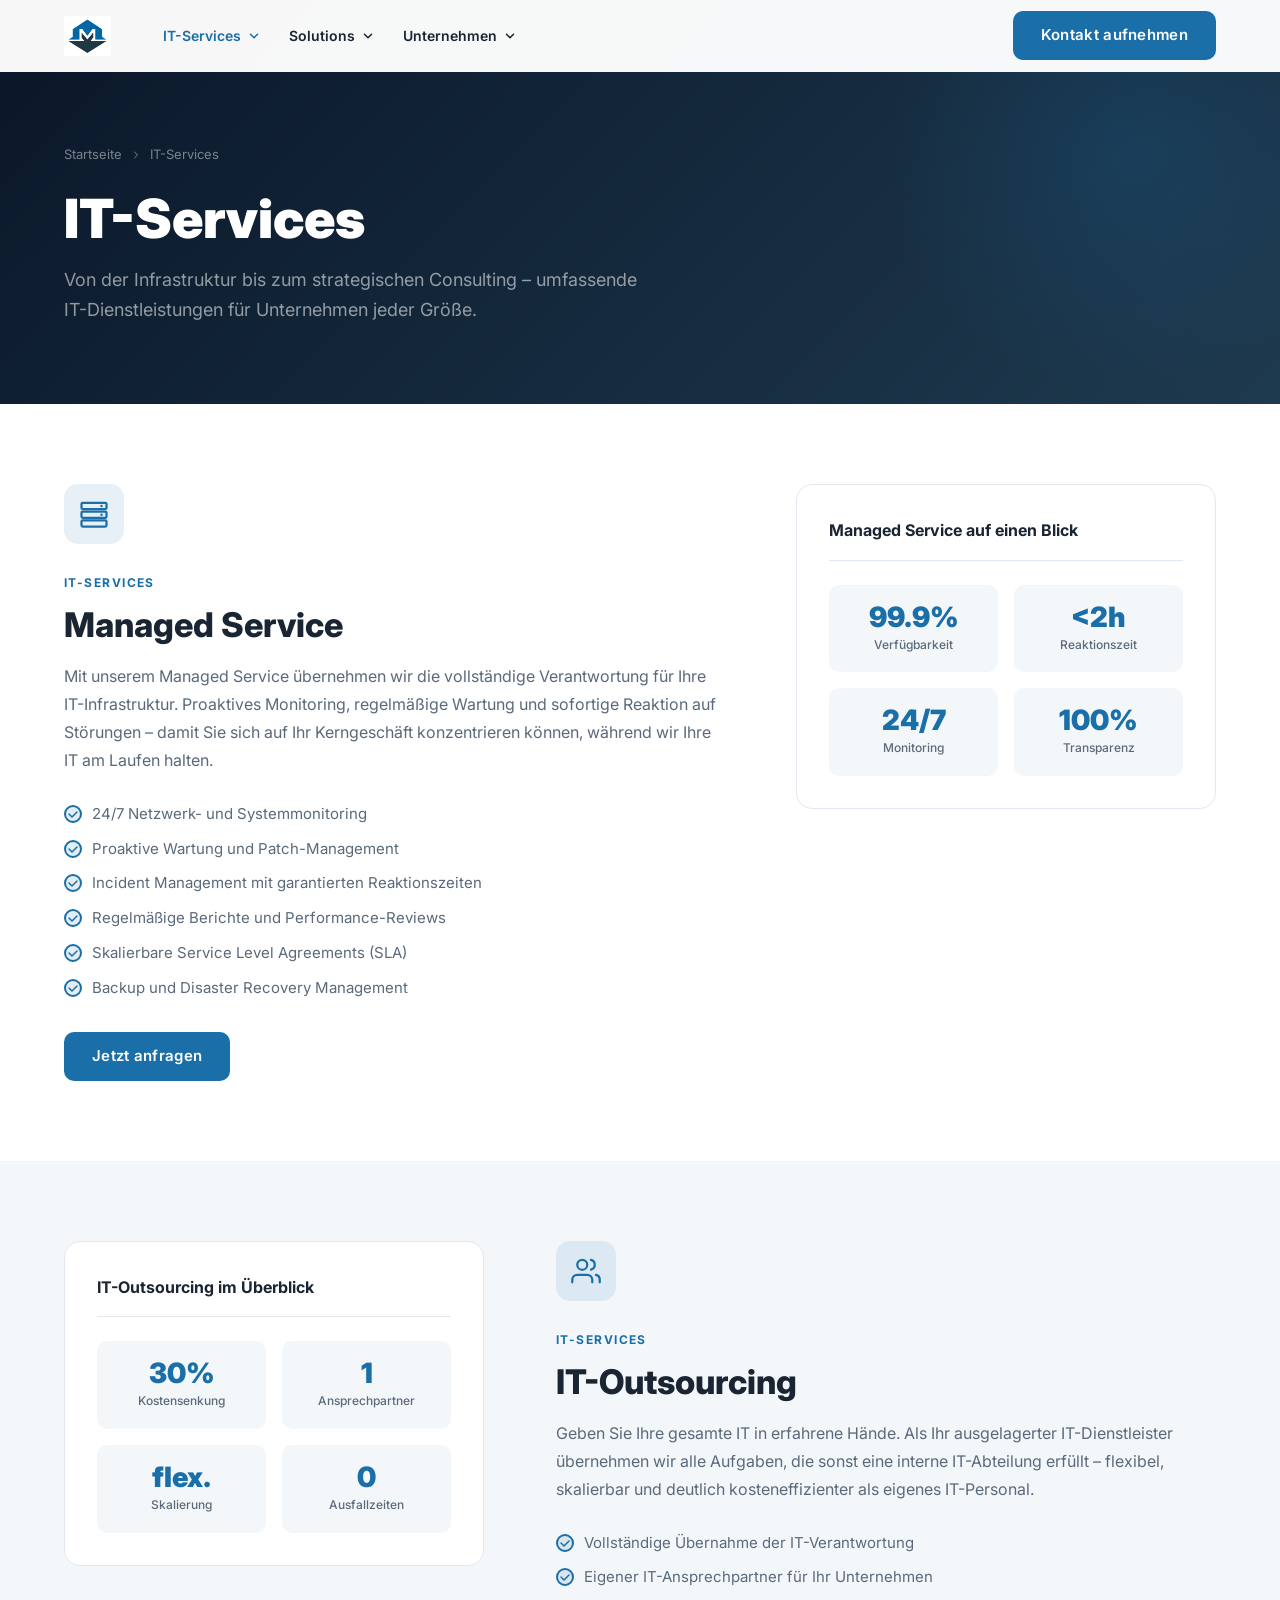
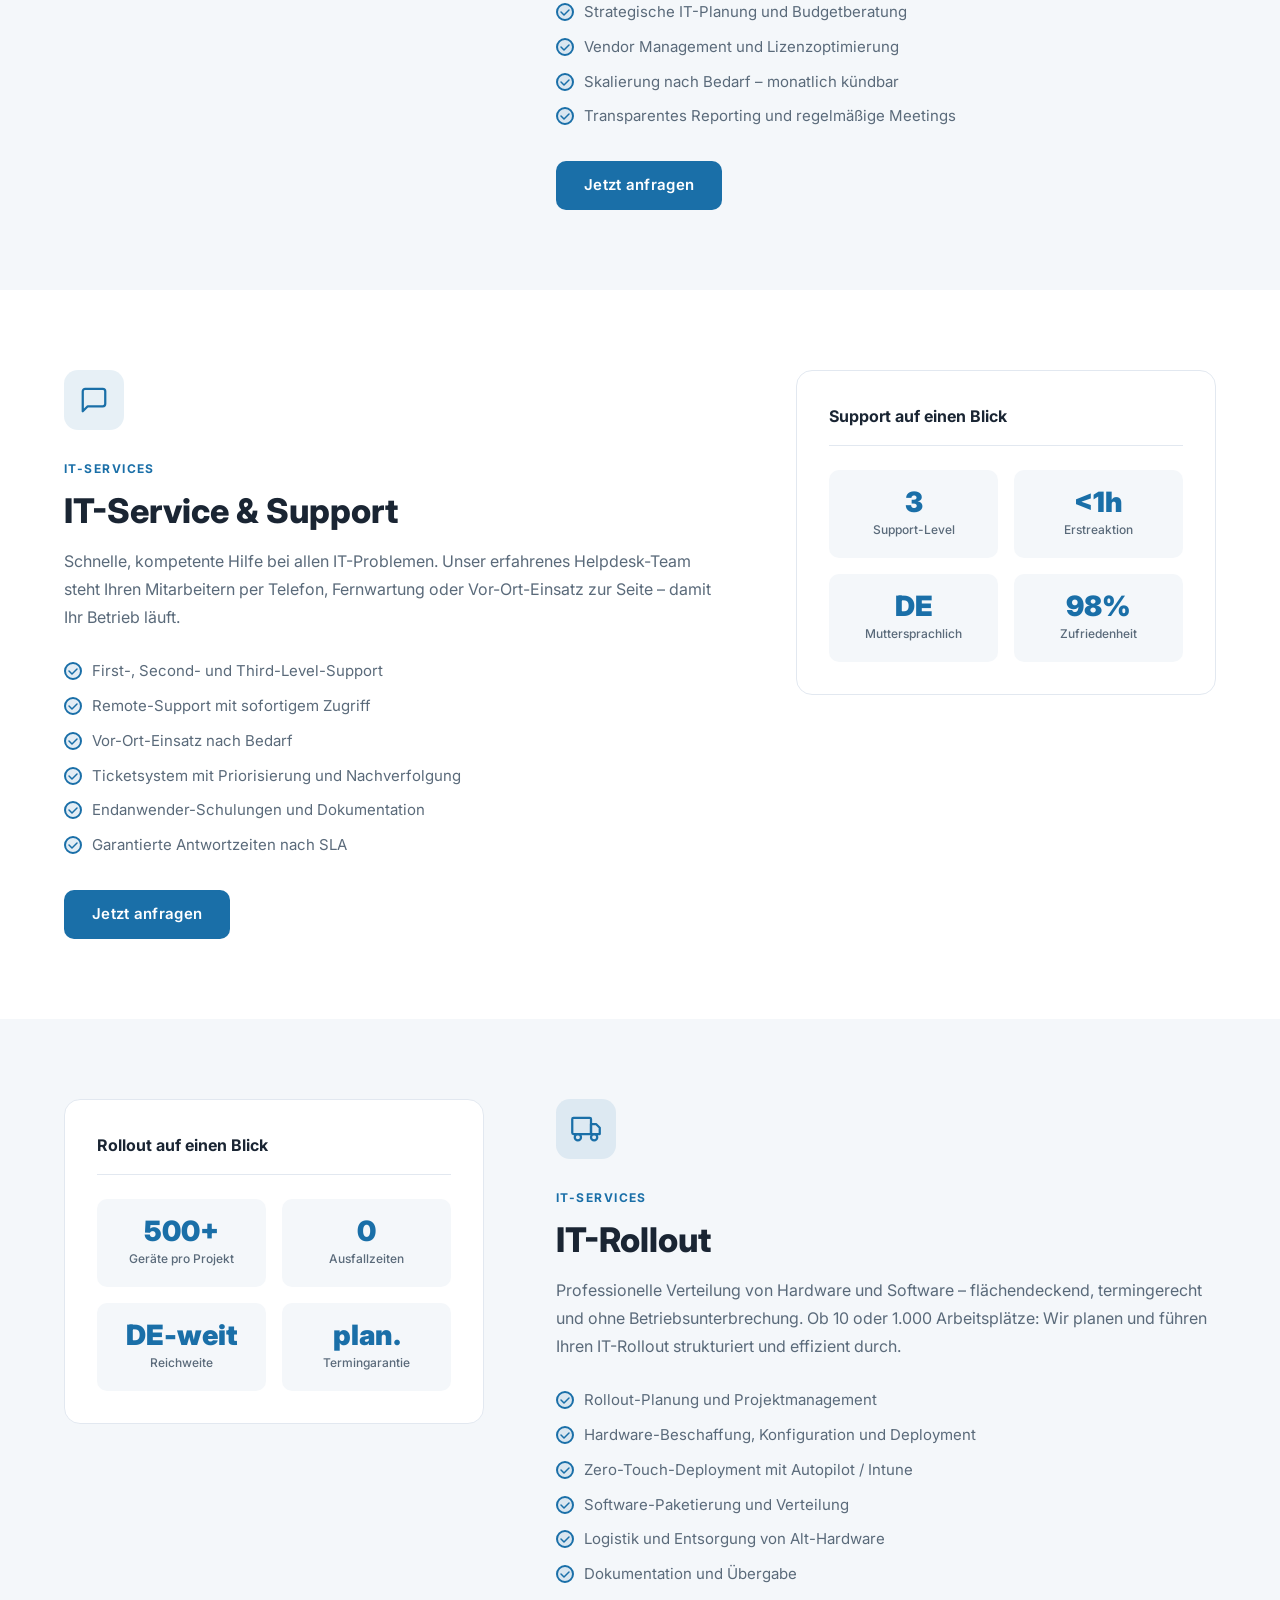
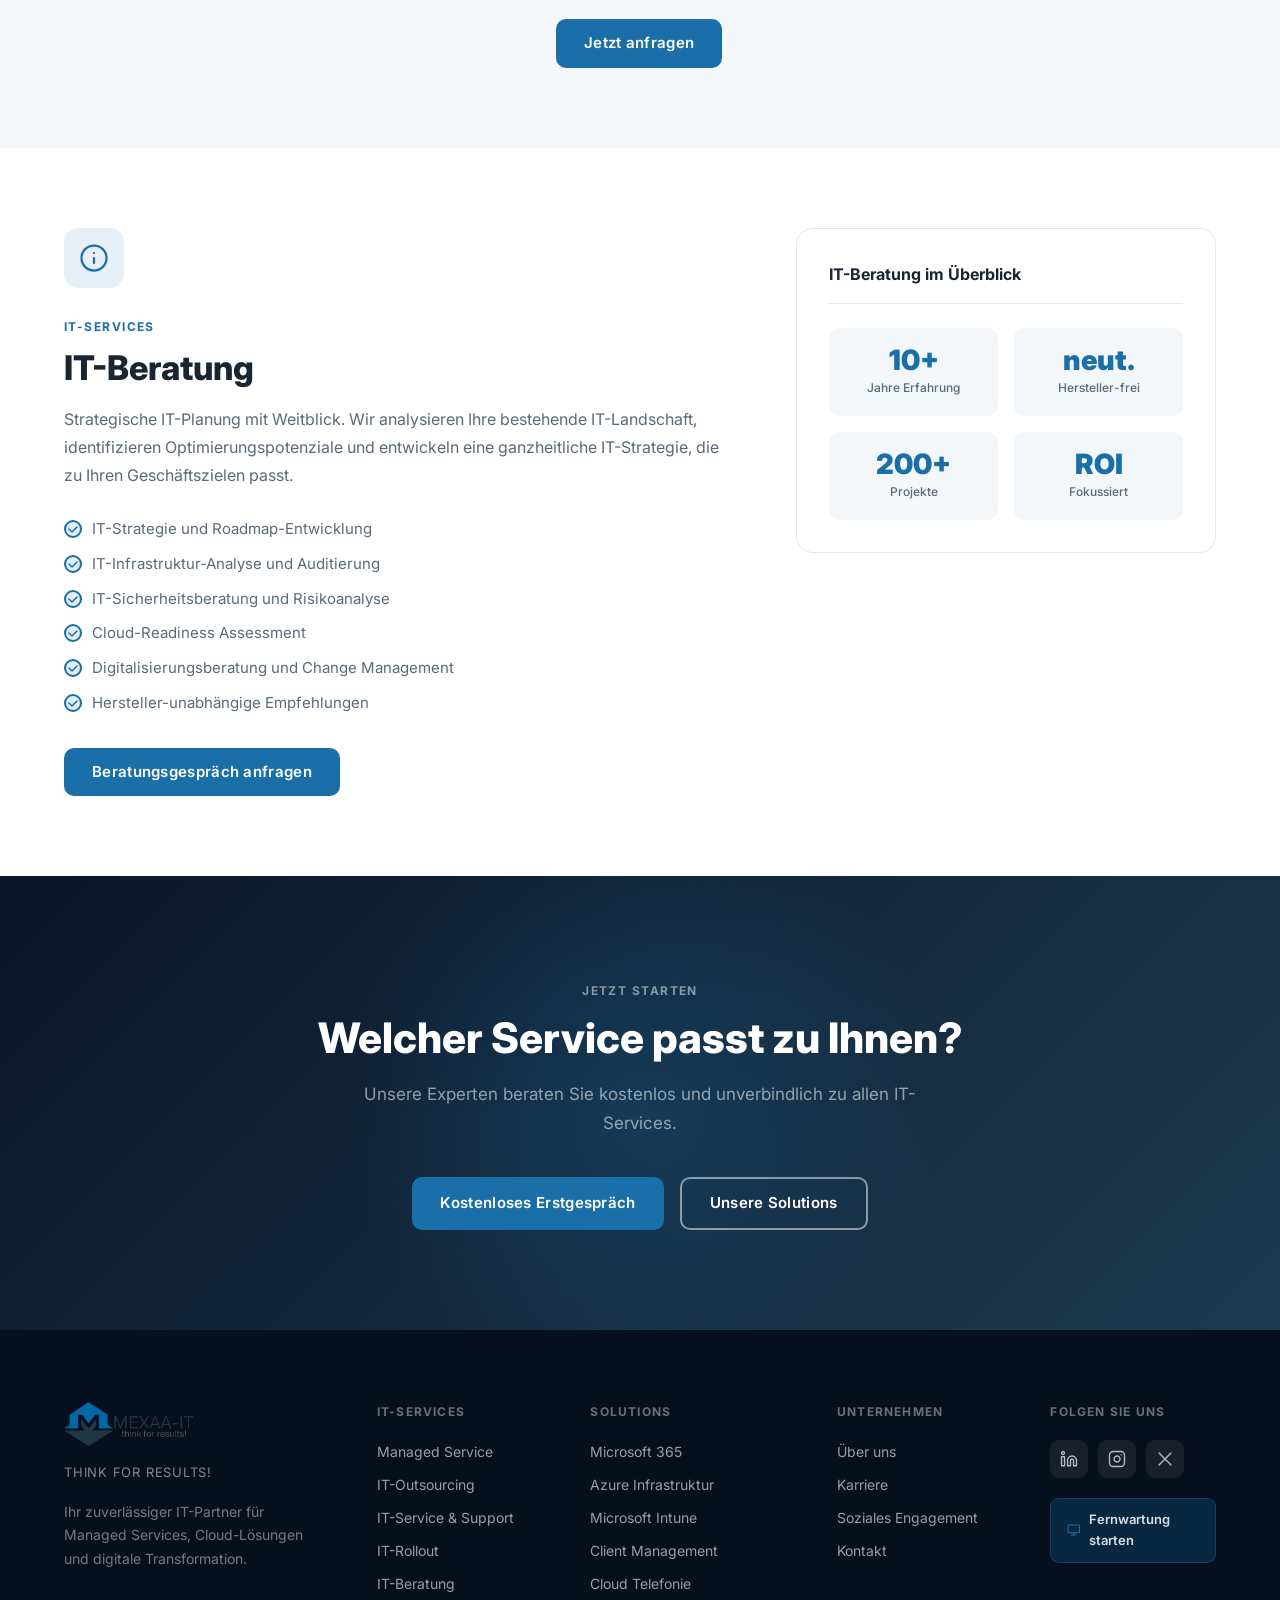
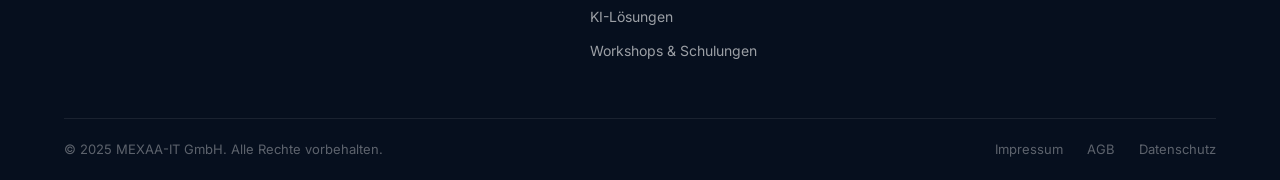
<file: it-services.html>
<!DOCTYPE html>
<html lang="de">
<head>
  <meta charset="UTF-8" />
  <meta name="viewport" content="width=device-width, initial-scale=1.0" />
  <title>IT-Services – MEXAA-IT GmbH</title>
  <meta name="description" content="Managed Service, IT-Outsourcing, IT-Service und Support, IT-Rollout und IT-Beratung von MEXAA-IT GmbH." />
  <link rel="preconnect" href="https://fonts.googleapis.com" />
  <link rel="preconnect" href="https://fonts.gstatic.com" crossorigin />
  <link href="https://fonts.googleapis.com/css2?family=Inter:wght@400;500;600;700;800;900&display=swap" rel="stylesheet" />
  <link rel="stylesheet" href="style.css" />
</head>
<body>

<!-- ============================================================
     NAVIGATION
     ============================================================ -->
<nav class="nav" id="main-nav">
  <div class="nav__inner">
    <a class="nav__logo" href="index.html">
      <img src="mexa.logo1.jpg" alt="MEXAA-IT GmbH" />
    </a>
    <div class="nav__links">
      <div class="nav__item active">
        <button class="nav__btn" data-page="it-services.html">
          IT-Services
          <svg xmlns="http://www.w3.org/2000/svg" viewBox="0 0 16 16" fill="none" stroke="currentColor" stroke-width="1.8" stroke-linecap="round" stroke-linejoin="round"><path d="M4 6l4 4 4-4"/></svg>
        </button>
        <div class="nav__dropdown">
          <a class="nav__drop-item" href="#managed-service"><span class="nav__drop-icon"><svg xmlns="http://www.w3.org/2000/svg" viewBox="0 0 24 24" fill="none" stroke="currentColor" stroke-width="1.8" stroke-linecap="round" stroke-linejoin="round"><rect x="2" y="3" width="20" height="5" rx="1"/><rect x="2" y="10" width="20" height="5" rx="1"/><rect x="2" y="17" width="20" height="5" rx="1"/><circle cx="18" cy="5.5" r="1" fill="currentColor" stroke="none"/><circle cx="18" cy="12.5" r="1" fill="currentColor" stroke="none"/></svg></span>Managed Service</a>
          <a class="nav__drop-item" href="#it-outsourcing"><span class="nav__drop-icon"><svg xmlns="http://www.w3.org/2000/svg" viewBox="0 0 24 24" fill="none" stroke="currentColor" stroke-width="1.8" stroke-linecap="round" stroke-linejoin="round"><path d="M17 21v-2a4 4 0 0 0-4-4H5a4 4 0 0 0-4 4v2"/><circle cx="9" cy="7" r="4"/><path d="M23 21v-2a4 4 0 0 0-3-3.87"/><path d="M16 3.13a4 4 0 0 1 0 7.75"/></svg></span>IT-Outsourcing</a>
          <a class="nav__drop-item" href="#it-service-support"><span class="nav__drop-icon"><svg xmlns="http://www.w3.org/2000/svg" viewBox="0 0 24 24" fill="none" stroke="currentColor" stroke-width="1.8" stroke-linecap="round" stroke-linejoin="round"><path d="M21 15a2 2 0 0 1-2 2H7l-4 4V5a2 2 0 0 1 2-2h14a2 2 0 0 1 2 2z"/></svg></span>IT-Service &amp; Support</a>
          <a class="nav__drop-item" href="#it-rollout"><span class="nav__drop-icon"><svg xmlns="http://www.w3.org/2000/svg" viewBox="0 0 24 24" fill="none" stroke="currentColor" stroke-width="1.8" stroke-linecap="round" stroke-linejoin="round"><rect x="1" y="3" width="15" height="13" rx="1"/><path d="M16 8h4l3 3v5h-7V8z"/><circle cx="5.5" cy="18.5" r="2.5"/><circle cx="18.5" cy="18.5" r="2.5"/></svg></span>IT-Rollout</a>
          <a class="nav__drop-item" href="#it-beratung"><span class="nav__drop-icon"><svg xmlns="http://www.w3.org/2000/svg" viewBox="0 0 24 24" fill="none" stroke="currentColor" stroke-width="1.8" stroke-linecap="round" stroke-linejoin="round"><circle cx="12" cy="12" r="10"/><path d="M12 16v-4"/><path d="M12 8h.01"/></svg></span>IT-Beratung</a>
        </div>
      </div>
      <div class="nav__item">
        <button class="nav__btn" data-page="solutions.html">Solutions <svg xmlns="http://www.w3.org/2000/svg" viewBox="0 0 16 16" fill="none" stroke="currentColor" stroke-width="1.8" stroke-linecap="round" stroke-linejoin="round"><path d="M4 6l4 4 4-4"/></svg></button>
        <div class="nav__dropdown" style="min-width:280px">
          <a class="nav__drop-item" href="solutions.html#microsoft-365"><span class="nav__drop-icon"><svg xmlns="http://www.w3.org/2000/svg" viewBox="0 0 24 24" fill="none" stroke="currentColor" stroke-width="1.8" stroke-linecap="round" stroke-linejoin="round"><rect x="3" y="3" width="7" height="7"/><rect x="14" y="3" width="7" height="7"/><rect x="3" y="14" width="7" height="7"/><rect x="14" y="14" width="7" height="7"/></svg></span>Microsoft 365</a>
          <a class="nav__drop-item" href="solutions.html#azure"><span class="nav__drop-icon"><svg xmlns="http://www.w3.org/2000/svg" viewBox="0 0 24 24" fill="none" stroke="currentColor" stroke-width="1.8" stroke-linecap="round" stroke-linejoin="round"><path d="M18 10h-1.26A8 8 0 1 0 9 20h9a5 5 0 0 0 0-10z"/></svg></span>Azure Infrastruktur</a>
          <a class="nav__drop-item" href="solutions.html#intune"><span class="nav__drop-icon"><svg xmlns="http://www.w3.org/2000/svg" viewBox="0 0 24 24" fill="none" stroke="currentColor" stroke-width="1.8" stroke-linecap="round" stroke-linejoin="round"><path d="M12 22s8-4 8-10V5l-8-3-8 3v7c0 6 8 10 8 10z"/></svg></span>Microsoft Intune</a>
          <a class="nav__drop-item" href="solutions.html#client-management"><span class="nav__drop-icon"><svg xmlns="http://www.w3.org/2000/svg" viewBox="0 0 24 24" fill="none" stroke="currentColor" stroke-width="1.8" stroke-linecap="round" stroke-linejoin="round"><rect x="2" y="3" width="20" height="14" rx="2"/><path d="M8 21h8"/><path d="M12 17v4"/></svg></span>Client Management</a>
          <a class="nav__drop-item" href="solutions.html#cloud-telefonie"><span class="nav__drop-icon"><svg xmlns="http://www.w3.org/2000/svg" viewBox="0 0 24 24" fill="none" stroke="currentColor" stroke-width="1.8" stroke-linecap="round" stroke-linejoin="round"><path d="M22 16.92v3a2 2 0 0 1-2.18 2 19.79 19.79 0 0 1-8.63-3.07A19.5 19.5 0 0 1 4.69 12 19.79 19.79 0 0 1 1.61 3.39 2 2 0 0 1 3.6 1.22h3a2 2 0 0 1 2 1.72c.127.96.361 1.903.7 2.81a2 2 0 0 1-.45 2.11L7.91 8.78a16 16 0 0 0 6.29 6.29l1.14-1.14a2 2 0 0 1 2.11-.45c.907.339 1.85.573 2.81.7A2 2 0 0 1 22 16.92z"/></svg></span>Cloud Telefonie</a>
          <a class="nav__drop-item" href="solutions.html#ki-loesungen"><span class="nav__drop-icon"><svg xmlns="http://www.w3.org/2000/svg" viewBox="0 0 24 24" fill="none" stroke="currentColor" stroke-width="1.8" stroke-linecap="round" stroke-linejoin="round"><path d="M9.09 9a3 3 0 0 1 5.83 1c0 2-3 3-3 3"/><circle cx="12" cy="12" r="10"/><line x1="12" y1="17" x2="12.01" y2="17" stroke-width="2.5"/></svg></span>KI-Lösungen</a>
          <a class="nav__drop-item" href="solutions.html#workshops"><span class="nav__drop-icon"><svg xmlns="http://www.w3.org/2000/svg" viewBox="0 0 24 24" fill="none" stroke="currentColor" stroke-width="1.8" stroke-linecap="round" stroke-linejoin="round"><path d="M22 10v6M2 10l10-5 10 5-10 5z"/><path d="M6 12v5c3 3 9 3 12 0v-5"/></svg></span>Workshops &amp; Schulungen</a>
        </div>
      </div>
      <div class="nav__item">
        <button class="nav__btn" data-page="unternehmen.html">Unternehmen <svg xmlns="http://www.w3.org/2000/svg" viewBox="0 0 16 16" fill="none" stroke="currentColor" stroke-width="1.8" stroke-linecap="round" stroke-linejoin="round"><path d="M4 6l4 4 4-4"/></svg></button>
        <div class="nav__dropdown">
          <a class="nav__drop-item" href="unternehmen.html#ueber-uns"><span class="nav__drop-icon"><svg xmlns="http://www.w3.org/2000/svg" viewBox="0 0 24 24" fill="none" stroke="currentColor" stroke-width="1.8" stroke-linecap="round" stroke-linejoin="round"><path d="M3 9l9-7 9 7v11a2 2 0 0 1-2 2H5a2 2 0 0 1-2-2z"/><polyline points="9 22 9 12 15 12 15 22"/></svg></span>Über uns</a>
          <a class="nav__drop-item" href="unternehmen.html#karriere"><span class="nav__drop-icon"><svg xmlns="http://www.w3.org/2000/svg" viewBox="0 0 24 24" fill="none" stroke="currentColor" stroke-width="1.8" stroke-linecap="round" stroke-linejoin="round"><rect x="2" y="7" width="20" height="14" rx="2"/><path d="M16 7V5a2 2 0 0 0-2-2h-4a2 2 0 0 0-2 2v2"/></svg></span>Karriere</a>
          <a class="nav__drop-item" href="unternehmen.html#engagement"><span class="nav__drop-icon"><svg xmlns="http://www.w3.org/2000/svg" viewBox="0 0 24 24" fill="none" stroke="currentColor" stroke-width="1.8" stroke-linecap="round" stroke-linejoin="round"><path d="M20.84 4.61a5.5 5.5 0 0 0-7.78 0L12 5.67l-1.06-1.06a5.5 5.5 0 0 0-7.78 7.78l1.06 1.06L12 21.23l7.78-7.78 1.06-1.06a5.5 5.5 0 0 0 0-7.78z"/></svg></span>Soziales Engagement</a>
          <a class="nav__drop-item" href="kontakt.html"><span class="nav__drop-icon"><svg xmlns="http://www.w3.org/2000/svg" viewBox="0 0 24 24" fill="none" stroke="currentColor" stroke-width="1.8" stroke-linecap="round" stroke-linejoin="round"><path d="M4 4h16c1.1 0 2 .9 2 2v12c0 1.1-.9 2-2 2H4c-1.1 0-2-.9-2-2V6c0-1.1.9-2 2-2z"/><polyline points="22,6 12,13 2,6"/></svg></span>Kontakt</a>
        </div>
      </div>
    </div>
    <div class="nav__cta"><a href="kontakt.html" class="btn btn-primary">Kontakt aufnehmen</a></div>
    <button class="nav__hamburger" aria-label="Menü"><span></span><span></span><span></span></button>
  </div>
</nav>
<div class="nav__mobile">
  <div class="nav__mob-section"><div class="nav__mob-title">IT-Services</div><a class="nav__mob-link" href="#managed-service">Managed Service</a><a class="nav__mob-link" href="#it-outsourcing">IT-Outsourcing</a><a class="nav__mob-link" href="#it-service-support">IT-Service &amp; Support</a><a class="nav__mob-link" href="#it-rollout">IT-Rollout</a><a class="nav__mob-link" href="#it-beratung">IT-Beratung</a></div>
  <div class="nav__mob-section"><div class="nav__mob-title">Solutions</div><a class="nav__mob-link" href="solutions.html#microsoft-365">Microsoft 365</a><a class="nav__mob-link" href="solutions.html#azure">Azure Infrastruktur</a><a class="nav__mob-link" href="solutions.html#intune">Microsoft Intune</a><a class="nav__mob-link" href="solutions.html#client-management">Client Management</a><a class="nav__mob-link" href="solutions.html#cloud-telefonie">Cloud Telefonie</a><a class="nav__mob-link" href="solutions.html#ki-loesungen">KI-Lösungen</a><a class="nav__mob-link" href="solutions.html#workshops">Workshops &amp; Schulungen</a></div>
  <div class="nav__mob-section"><div class="nav__mob-title">Unternehmen</div><a class="nav__mob-link" href="unternehmen.html#ueber-uns">Über uns</a><a class="nav__mob-link" href="unternehmen.html#karriere">Karriere</a><a class="nav__mob-link" href="unternehmen.html#engagement">Soziales Engagement</a><a class="nav__mob-link" href="kontakt.html">Kontakt</a></div>
  <div class="nav__mob-cta"><a href="kontakt.html" class="btn btn-primary">Kontakt aufnehmen</a></div>
</div>

<!-- ============================================================
     PAGE HERO
     ============================================================ -->
<section class="page-hero">
  <div class="container" style="position:relative;z-index:2">
    <div class="page-hero__breadcrumb">
      <a href="index.html">Startseite</a>
      <svg xmlns="http://www.w3.org/2000/svg" viewBox="0 0 24 24" fill="none" stroke="currentColor" stroke-width="2" stroke-linecap="round" stroke-linejoin="round"><path d="m9 18 6-6-6-6"/></svg>
      IT-Services
    </div>
    <h1 class="page-hero__title">IT-Services</h1>
    <p class="page-hero__sub">Von der Infrastruktur bis zum strategischen Consulting – umfassende IT-Dienstleistungen für Unternehmen jeder Größe.</p>
  </div>
</section>

<!-- ============================================================
     MANAGED SERVICE
     ============================================================ -->
<section class="service-detail" id="managed-service">
  <div class="container">
    <div class="service-detail__inner fade-up">
      <div class="service-detail__content">
        <div class="service-detail__icon">
          <svg xmlns="http://www.w3.org/2000/svg" viewBox="0 0 24 24" fill="none" stroke="currentColor" stroke-width="1.8" stroke-linecap="round" stroke-linejoin="round"><rect x="2" y="3" width="20" height="5" rx="1"/><rect x="2" y="10" width="20" height="5" rx="1"/><rect x="2" y="17" width="20" height="5" rx="1"/><circle cx="18" cy="5.5" r="1" fill="currentColor" stroke="none"/><circle cx="18" cy="12.5" r="1" fill="currentColor" stroke="none"/></svg>
        </div>
        <span class="section-label">IT-Services</span>
        <h2 class="service-detail__title">Managed Service</h2>
        <p class="service-detail__text">Mit unserem Managed Service übernehmen wir die vollständige Verantwortung für Ihre IT-Infrastruktur. Proaktives Monitoring, regelmäßige Wartung und sofortige Reaktion auf Störungen – damit Sie sich auf Ihr Kerngeschäft konzentrieren können, während wir Ihre IT am Laufen halten.</p>
        <ul class="service-detail__list">
          <li>24/7 Netzwerk- und Systemmonitoring</li>
          <li>Proaktive Wartung und Patch-Management</li>
          <li>Incident Management mit garantierten Reaktionszeiten</li>
          <li>Regelmäßige Berichte und Performance-Reviews</li>
          <li>Skalierbare Service Level Agreements (SLA)</li>
          <li>Backup und Disaster Recovery Management</li>
        </ul>
        <a href="kontakt.html" class="btn btn-primary">Jetzt anfragen</a>
      </div>
      <div class="service-detail__box">
        <div class="service-detail__box-title">Managed Service auf einen Blick</div>
        <div class="service-detail__kpis">
          <div class="kpi"><div class="kpi__num">99.9%</div><div class="kpi__label">Verfügbarkeit</div></div>
          <div class="kpi"><div class="kpi__num">&lt;2h</div><div class="kpi__label">Reaktionszeit</div></div>
          <div class="kpi"><div class="kpi__num">24/7</div><div class="kpi__label">Monitoring</div></div>
          <div class="kpi"><div class="kpi__num">100%</div><div class="kpi__label">Transparenz</div></div>
        </div>
      </div>
    </div>
  </div>
</section>

<!-- ============================================================
     IT-OUTSOURCING
     ============================================================ -->
<section class="service-detail service-detail--alt" id="it-outsourcing">
  <div class="container">
    <div class="service-detail__inner service-detail__inner--rev fade-up">
      <div class="service-detail__content">
        <div class="service-detail__icon">
          <svg xmlns="http://www.w3.org/2000/svg" viewBox="0 0 24 24" fill="none" stroke="currentColor" stroke-width="1.8" stroke-linecap="round" stroke-linejoin="round"><path d="M17 21v-2a4 4 0 0 0-4-4H5a4 4 0 0 0-4 4v2"/><circle cx="9" cy="7" r="4"/><path d="M23 21v-2a4 4 0 0 0-3-3.87"/><path d="M16 3.13a4 4 0 0 1 0 7.75"/></svg>
        </div>
        <span class="section-label">IT-Services</span>
        <h2 class="service-detail__title">IT-Outsourcing</h2>
        <p class="service-detail__text">Geben Sie Ihre gesamte IT in erfahrene Hände. Als Ihr ausgelagerter IT-Dienstleister übernehmen wir alle Aufgaben, die sonst eine interne IT-Abteilung erfüllt – flexibel, skalierbar und deutlich kosteneffizienter als eigenes IT-Personal.</p>
        <ul class="service-detail__list">
          <li>Vollständige Übernahme der IT-Verantwortung</li>
          <li>Eigener IT-Ansprechpartner für Ihr Unternehmen</li>
          <li>Strategische IT-Planung und Budgetberatung</li>
          <li>Vendor Management und Lizenzoptimierung</li>
          <li>Skalierung nach Bedarf – monatlich kündbar</li>
          <li>Transparentes Reporting und regelmäßige Meetings</li>
        </ul>
        <a href="kontakt.html" class="btn btn-primary">Jetzt anfragen</a>
      </div>
      <div class="service-detail__box">
        <div class="service-detail__box-title">IT-Outsourcing im Überblick</div>
        <div class="service-detail__kpis">
          <div class="kpi"><div class="kpi__num">30%</div><div class="kpi__label">Kostensenkung</div></div>
          <div class="kpi"><div class="kpi__num">1</div><div class="kpi__label">Ansprechpartner</div></div>
          <div class="kpi"><div class="kpi__num">flex.</div><div class="kpi__label">Skalierung</div></div>
          <div class="kpi"><div class="kpi__num">0</div><div class="kpi__label">Ausfallzeiten</div></div>
        </div>
      </div>
    </div>
  </div>
</section>

<!-- ============================================================
     IT-SERVICE & SUPPORT
     ============================================================ -->
<section class="service-detail" id="it-service-support">
  <div class="container">
    <div class="service-detail__inner fade-up">
      <div class="service-detail__content">
        <div class="service-detail__icon">
          <svg xmlns="http://www.w3.org/2000/svg" viewBox="0 0 24 24" fill="none" stroke="currentColor" stroke-width="1.8" stroke-linecap="round" stroke-linejoin="round"><path d="M21 15a2 2 0 0 1-2 2H7l-4 4V5a2 2 0 0 1 2-2h14a2 2 0 0 1 2 2z"/></svg>
        </div>
        <span class="section-label">IT-Services</span>
        <h2 class="service-detail__title">IT-Service &amp; Support</h2>
        <p class="service-detail__text">Schnelle, kompetente Hilfe bei allen IT-Problemen. Unser erfahrenes Helpdesk-Team steht Ihren Mitarbeitern per Telefon, Fernwartung oder Vor-Ort-Einsatz zur Seite – damit Ihr Betrieb läuft.</p>
        <ul class="service-detail__list">
          <li>First-, Second- und Third-Level-Support</li>
          <li>Remote-Support mit sofortigem Zugriff</li>
          <li>Vor-Ort-Einsatz nach Bedarf</li>
          <li>Ticketsystem mit Priorisierung und Nachverfolgung</li>
          <li>Endanwender-Schulungen und Dokumentation</li>
          <li>Garantierte Antwortzeiten nach SLA</li>
        </ul>
        <a href="kontakt.html" class="btn btn-primary">Jetzt anfragen</a>
      </div>
      <div class="service-detail__box">
        <div class="service-detail__box-title">Support auf einen Blick</div>
        <div class="service-detail__kpis">
          <div class="kpi"><div class="kpi__num">3</div><div class="kpi__label">Support-Level</div></div>
          <div class="kpi"><div class="kpi__num">&lt;1h</div><div class="kpi__label">Erstreaktion</div></div>
          <div class="kpi"><div class="kpi__num">DE</div><div class="kpi__label">Muttersprachlich</div></div>
          <div class="kpi"><div class="kpi__num">98%</div><div class="kpi__label">Zufriedenheit</div></div>
        </div>
      </div>
    </div>
  </div>
</section>

<!-- ============================================================
     IT-ROLLOUT
     ============================================================ -->
<section class="service-detail service-detail--alt" id="it-rollout">
  <div class="container">
    <div class="service-detail__inner service-detail__inner--rev fade-up">
      <div class="service-detail__content">
        <div class="service-detail__icon">
          <svg xmlns="http://www.w3.org/2000/svg" viewBox="0 0 24 24" fill="none" stroke="currentColor" stroke-width="1.8" stroke-linecap="round" stroke-linejoin="round"><rect x="1" y="3" width="15" height="13" rx="1"/><path d="M16 8h4l3 3v5h-7V8z"/><circle cx="5.5" cy="18.5" r="2.5"/><circle cx="18.5" cy="18.5" r="2.5"/></svg>
        </div>
        <span class="section-label">IT-Services</span>
        <h2 class="service-detail__title">IT-Rollout</h2>
        <p class="service-detail__text">Professionelle Verteilung von Hardware und Software – flächendeckend, termingerecht und ohne Betriebsunterbrechung. Ob 10 oder 1.000 Arbeitsplätze: Wir planen und führen Ihren IT-Rollout strukturiert und effizient durch.</p>
        <ul class="service-detail__list">
          <li>Rollout-Planung und Projektmanagement</li>
          <li>Hardware-Beschaffung, Konfiguration und Deployment</li>
          <li>Zero-Touch-Deployment mit Autopilot / Intune</li>
          <li>Software-Paketierung und Verteilung</li>
          <li>Logistik und Entsorgung von Alt-Hardware</li>
          <li>Dokumentation und Übergabe</li>
        </ul>
        <a href="kontakt.html" class="btn btn-primary">Jetzt anfragen</a>
      </div>
      <div class="service-detail__box">
        <div class="service-detail__box-title">Rollout auf einen Blick</div>
        <div class="service-detail__kpis">
          <div class="kpi"><div class="kpi__num">500+</div><div class="kpi__label">Geräte pro Projekt</div></div>
          <div class="kpi"><div class="kpi__num">0</div><div class="kpi__label">Ausfallzeiten</div></div>
          <div class="kpi"><div class="kpi__num">DE-weit</div><div class="kpi__label">Reichweite</div></div>
          <div class="kpi"><div class="kpi__num">plan.</div><div class="kpi__label">Termingarantie</div></div>
        </div>
      </div>
    </div>
  </div>
</section>

<!-- ============================================================
     IT-BERATUNG
     ============================================================ -->
<section class="service-detail" id="it-beratung">
  <div class="container">
    <div class="service-detail__inner fade-up">
      <div class="service-detail__content">
        <div class="service-detail__icon">
          <svg xmlns="http://www.w3.org/2000/svg" viewBox="0 0 24 24" fill="none" stroke="currentColor" stroke-width="1.8" stroke-linecap="round" stroke-linejoin="round"><circle cx="12" cy="12" r="10"/><path d="M12 16v-4"/><path d="M12 8h.01"/></svg>
        </div>
        <span class="section-label">IT-Services</span>
        <h2 class="service-detail__title">IT-Beratung</h2>
        <p class="service-detail__text">Strategische IT-Planung mit Weitblick. Wir analysieren Ihre bestehende IT-Landschaft, identifizieren Optimierungspotenziale und entwickeln eine ganzheitliche IT-Strategie, die zu Ihren Geschäftszielen passt.</p>
        <ul class="service-detail__list">
          <li>IT-Strategie und Roadmap-Entwicklung</li>
          <li>IT-Infrastruktur-Analyse und Auditierung</li>
          <li>IT-Sicherheitsberatung und Risikoanalyse</li>
          <li>Cloud-Readiness Assessment</li>
          <li>Digitalisierungsberatung und Change Management</li>
          <li>Hersteller-unabhängige Empfehlungen</li>
        </ul>
        <a href="kontakt.html" class="btn btn-primary">Beratungsgespräch anfragen</a>
      </div>
      <div class="service-detail__box">
        <div class="service-detail__box-title">IT-Beratung im Überblick</div>
        <div class="service-detail__kpis">
          <div class="kpi"><div class="kpi__num">10+</div><div class="kpi__label">Jahre Erfahrung</div></div>
          <div class="kpi"><div class="kpi__num">neut.</div><div class="kpi__label">Hersteller-frei</div></div>
          <div class="kpi"><div class="kpi__num">200+</div><div class="kpi__label">Projekte</div></div>
          <div class="kpi"><div class="kpi__num">ROI</div><div class="kpi__label">Fokussiert</div></div>
        </div>
      </div>
    </div>
  </div>
</section>

<!-- CTA -->
<section class="cta-section">
  <div class="container" style="position:relative;z-index:2">
    <span class="section-label">Jetzt starten</span>
    <h2 class="section-title">Welcher Service passt zu Ihnen?</h2>
    <p class="section-sub">Unsere Experten beraten Sie kostenlos und unverbindlich zu allen IT-Services.</p>
    <div class="cta-actions">
      <a href="kontakt.html" class="btn btn-primary">Kostenloses Erstgespräch</a>
      <a href="solutions.html" class="btn btn-outline">Unsere Solutions</a>
    </div>
  </div>
</section>

<!-- FOOTER -->
<footer class="footer">
  <div class="container">
    <div class="footer__grid">
      <div class="footer__brand"><img src="mexa.logo2.png" alt="MEXAA-IT GmbH" /><div class="footer__tagline">think for results!</div><p class="footer__desc">Ihr zuverlässiger IT-Partner für Managed Services, Cloud-Lösungen und digitale Transformation.</p></div>
      <div><div class="footer__col-title">IT-Services</div><div class="footer__links"><a href="#managed-service">Managed Service</a><a href="#it-outsourcing">IT-Outsourcing</a><a href="#it-service-support">IT-Service &amp; Support</a><a href="#it-rollout">IT-Rollout</a><a href="#it-beratung">IT-Beratung</a></div></div>
      <div><div class="footer__col-title">Solutions</div><div class="footer__links"><a href="solutions.html#microsoft-365">Microsoft 365</a><a href="solutions.html#azure">Azure Infrastruktur</a><a href="solutions.html#intune">Microsoft Intune</a><a href="solutions.html#client-management">Client Management</a><a href="solutions.html#cloud-telefonie">Cloud Telefonie</a><a href="solutions.html#ki-loesungen">KI-Lösungen</a><a href="solutions.html#workshops">Workshops &amp; Schulungen</a></div></div>
      <div><div class="footer__col-title">Unternehmen</div><div class="footer__links"><a href="unternehmen.html#ueber-uns">Über uns</a><a href="unternehmen.html#karriere">Karriere</a><a href="unternehmen.html#engagement">Soziales Engagement</a><a href="kontakt.html">Kontakt</a></div></div>
      <div><div class="footer__col-title">Folgen Sie uns</div><div class="footer__social"><a href="#" class="footer__soc-btn" aria-label="LinkedIn"><svg xmlns="http://www.w3.org/2000/svg" viewBox="0 0 24 24" fill="none" stroke="currentColor" stroke-width="1.8" stroke-linecap="round" stroke-linejoin="round"><path d="M16 8a6 6 0 0 1 6 6v7h-4v-7a2 2 0 0 0-2-2 2 2 0 0 0-2 2v7h-4v-7a6 6 0 0 1 6-6z"/><rect x="2" y="9" width="4" height="12"/><circle cx="4" cy="4" r="2"/></svg></a><a href="#" class="footer__soc-btn" aria-label="Instagram"><svg xmlns="http://www.w3.org/2000/svg" viewBox="0 0 24 24" fill="none" stroke="currentColor" stroke-width="1.8" stroke-linecap="round" stroke-linejoin="round"><rect x="2" y="2" width="20" height="20" rx="5"/><path d="M16 11.37A4 4 0 1 1 12.63 8 4 4 0 0 1 16 11.37z"/><line x1="17.5" y1="6.5" x2="17.51" y2="6.5"/></svg></a><a href="#" class="footer__soc-btn" aria-label="Twitter/X"><svg xmlns="http://www.w3.org/2000/svg" viewBox="0 0 24 24" fill="none" stroke="currentColor" stroke-width="1.8" stroke-linecap="round" stroke-linejoin="round"><path d="M4 4l16 16M4 20L20 4"/></svg></a></div><a href="#" class="footer__remote"><svg xmlns="http://www.w3.org/2000/svg" viewBox="0 0 24 24" fill="none" stroke="currentColor" stroke-width="1.8" stroke-linecap="round" stroke-linejoin="round"><rect x="2" y="3" width="20" height="14" rx="2"/><path d="M8 21h8"/><path d="M12 17v4"/></svg>Fernwartung starten</a></div>
    </div>
    <div class="footer__bottom"><div class="footer__copy">&copy; 2025 MEXAA-IT GmbH. Alle Rechte vorbehalten.</div><div class="footer__legal"><a href="#">Impressum</a><a href="#">AGB</a><a href="#">Datenschutz</a></div></div>
  </div>
</footer>

<script src="script.js"></script>
</body>
</html>
</file>
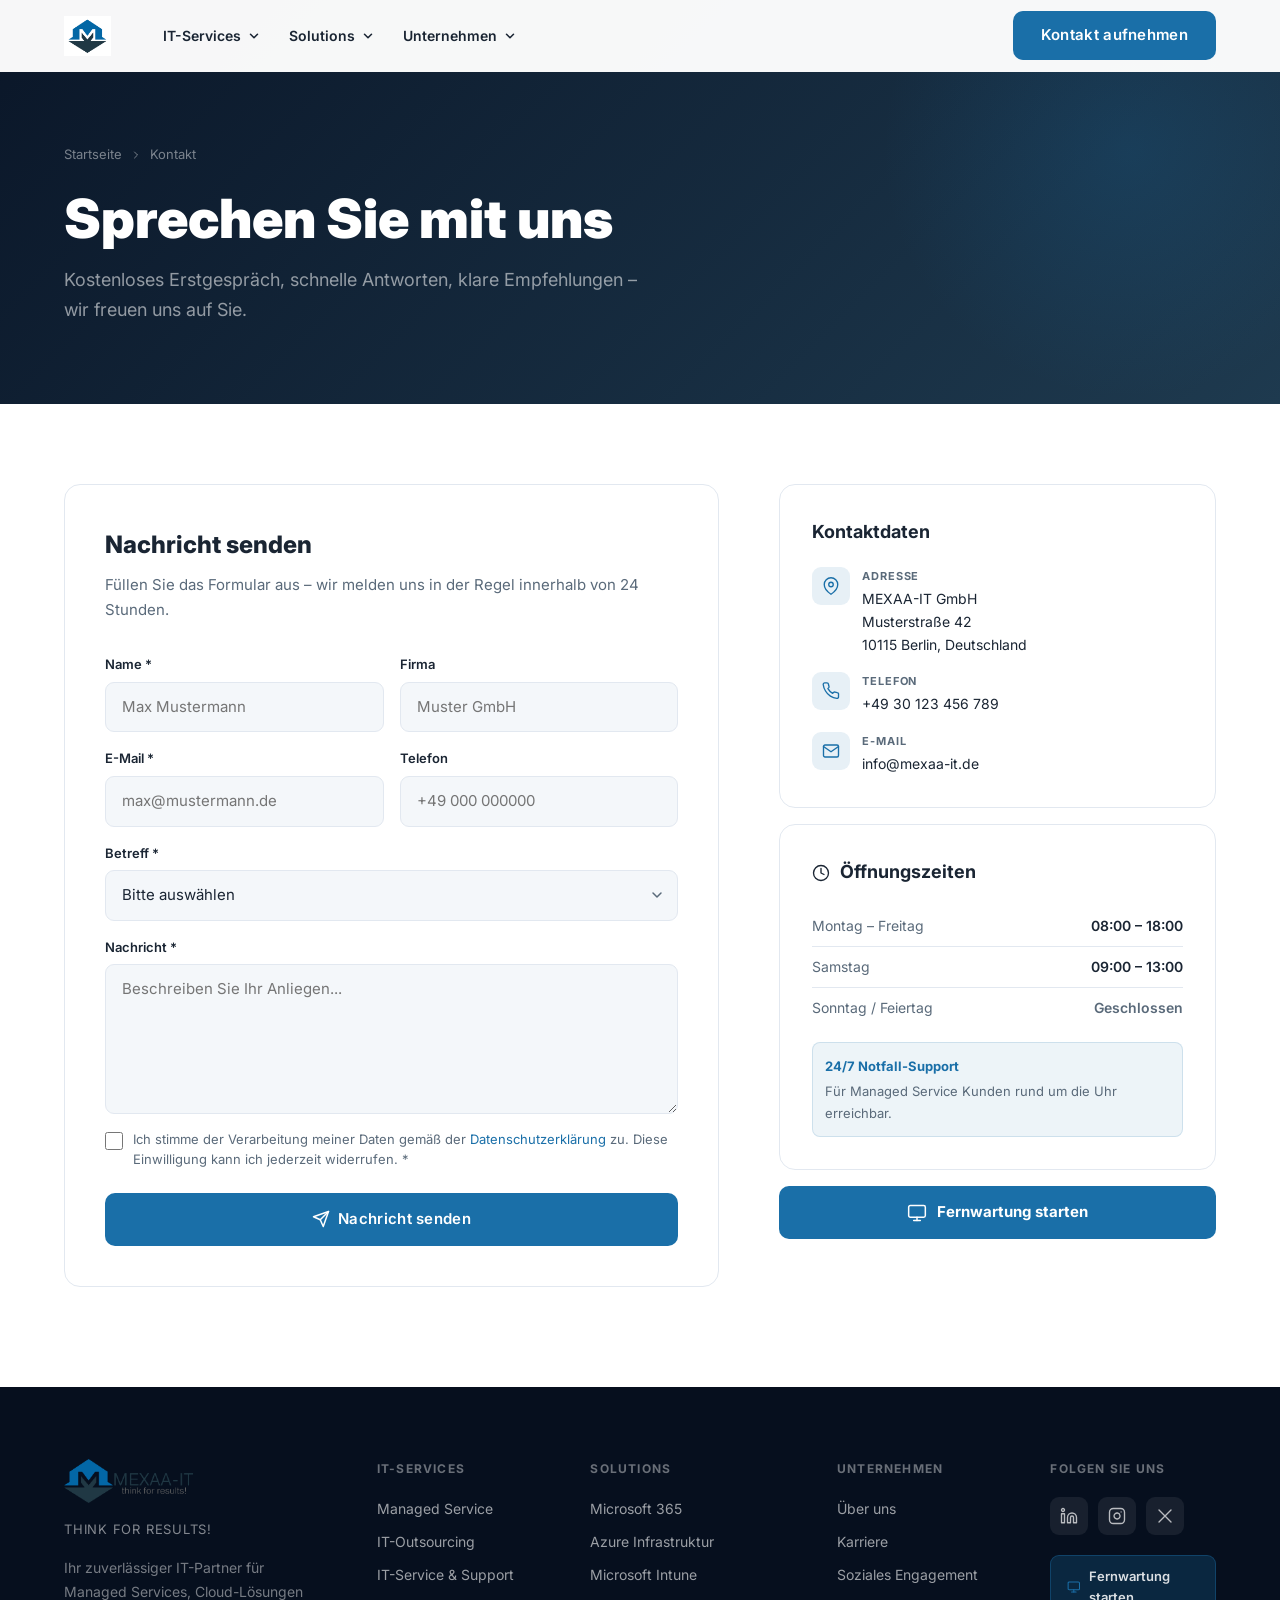
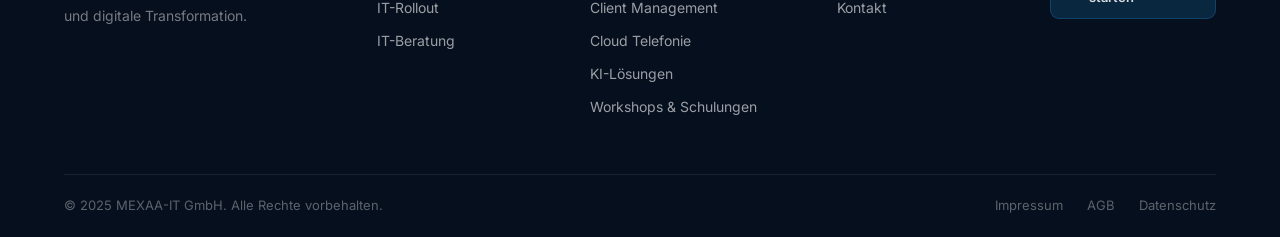
<file: kontakt.html>
<!DOCTYPE html>
<html lang="de">
<head>
  <meta charset="UTF-8" />
  <meta name="viewport" content="width=device-width, initial-scale=1.0" />
  <title>Kontakt – MEXAA-IT GmbH</title>
  <meta name="description" content="Nehmen Sie Kontakt mit MEXAA-IT GmbH auf. Kostenloses Erstgespräch, schnelle Antworten, direkter Ansprechpartner." />
  <link rel="preconnect" href="https://fonts.googleapis.com" />
  <link rel="preconnect" href="https://fonts.gstatic.com" crossorigin />
  <link href="https://fonts.googleapis.com/css2?family=Inter:wght@400;500;600;700;800;900&display=swap" rel="stylesheet" />
  <link rel="stylesheet" href="style.css" />
</head>
<body>

<!-- NAV -->
<nav class="nav" id="main-nav">
  <div class="nav__inner">
    <a class="nav__logo" href="index.html"><img src="mexa.logo1.jpg" alt="MEXAA-IT GmbH" /></a>
    <div class="nav__links">
      <div class="nav__item">
        <button class="nav__btn">IT-Services <svg xmlns="http://www.w3.org/2000/svg" viewBox="0 0 16 16" fill="none" stroke="currentColor" stroke-width="1.8" stroke-linecap="round" stroke-linejoin="round"><path d="M4 6l4 4 4-4"/></svg></button>
        <div class="nav__dropdown">
          <a class="nav__drop-item" href="it-services.html#managed-service"><span class="nav__drop-icon"><svg xmlns="http://www.w3.org/2000/svg" viewBox="0 0 24 24" fill="none" stroke="currentColor" stroke-width="1.8" stroke-linecap="round" stroke-linejoin="round"><rect x="2" y="3" width="20" height="5" rx="1"/><rect x="2" y="10" width="20" height="5" rx="1"/><rect x="2" y="17" width="20" height="5" rx="1"/></svg></span>Managed Service</a>
          <a class="nav__drop-item" href="it-services.html#it-outsourcing"><span class="nav__drop-icon"><svg xmlns="http://www.w3.org/2000/svg" viewBox="0 0 24 24" fill="none" stroke="currentColor" stroke-width="1.8" stroke-linecap="round" stroke-linejoin="round"><path d="M17 21v-2a4 4 0 0 0-4-4H5a4 4 0 0 0-4 4v2"/><circle cx="9" cy="7" r="4"/></svg></span>IT-Outsourcing</a>
          <a class="nav__drop-item" href="it-services.html#it-service-support"><span class="nav__drop-icon"><svg xmlns="http://www.w3.org/2000/svg" viewBox="0 0 24 24" fill="none" stroke="currentColor" stroke-width="1.8" stroke-linecap="round" stroke-linejoin="round"><path d="M21 15a2 2 0 0 1-2 2H7l-4 4V5a2 2 0 0 1 2-2h14a2 2 0 0 1 2 2z"/></svg></span>IT-Service &amp; Support</a>
          <a class="nav__drop-item" href="it-services.html#it-rollout"><span class="nav__drop-icon"><svg xmlns="http://www.w3.org/2000/svg" viewBox="0 0 24 24" fill="none" stroke="currentColor" stroke-width="1.8" stroke-linecap="round" stroke-linejoin="round"><rect x="1" y="3" width="15" height="13" rx="1"/><path d="M16 8h4l3 3v5h-7V8z"/></svg></span>IT-Rollout</a>
          <a class="nav__drop-item" href="it-services.html#it-beratung"><span class="nav__drop-icon"><svg xmlns="http://www.w3.org/2000/svg" viewBox="0 0 24 24" fill="none" stroke="currentColor" stroke-width="1.8" stroke-linecap="round" stroke-linejoin="round"><circle cx="12" cy="12" r="10"/><path d="M12 16v-4"/><path d="M12 8h.01"/></svg></span>IT-Beratung</a>
        </div>
      </div>
      <div class="nav__item">
        <button class="nav__btn">Solutions <svg xmlns="http://www.w3.org/2000/svg" viewBox="0 0 16 16" fill="none" stroke="currentColor" stroke-width="1.8" stroke-linecap="round" stroke-linejoin="round"><path d="M4 6l4 4 4-4"/></svg></button>
        <div class="nav__dropdown" style="min-width:280px">
          <a class="nav__drop-item" href="solutions.html#microsoft-365"><span class="nav__drop-icon"><svg xmlns="http://www.w3.org/2000/svg" viewBox="0 0 24 24" fill="none" stroke="currentColor" stroke-width="1.8" stroke-linecap="round" stroke-linejoin="round"><rect x="3" y="3" width="7" height="7"/><rect x="14" y="3" width="7" height="7"/><rect x="3" y="14" width="7" height="7"/><rect x="14" y="14" width="7" height="7"/></svg></span>Microsoft 365</a>
          <a class="nav__drop-item" href="solutions.html#azure"><span class="nav__drop-icon"><svg xmlns="http://www.w3.org/2000/svg" viewBox="0 0 24 24" fill="none" stroke="currentColor" stroke-width="1.8" stroke-linecap="round" stroke-linejoin="round"><path d="M18 10h-1.26A8 8 0 1 0 9 20h9a5 5 0 0 0 0-10z"/></svg></span>Azure Infrastruktur</a>
          <a class="nav__drop-item" href="solutions.html#intune"><span class="nav__drop-icon"><svg xmlns="http://www.w3.org/2000/svg" viewBox="0 0 24 24" fill="none" stroke="currentColor" stroke-width="1.8" stroke-linecap="round" stroke-linejoin="round"><path d="M12 22s8-4 8-10V5l-8-3-8 3v7c0 6 8 10 8 10z"/></svg></span>Microsoft Intune</a>
          <a class="nav__drop-item" href="solutions.html#client-management"><span class="nav__drop-icon"><svg xmlns="http://www.w3.org/2000/svg" viewBox="0 0 24 24" fill="none" stroke="currentColor" stroke-width="1.8" stroke-linecap="round" stroke-linejoin="round"><rect x="2" y="3" width="20" height="14" rx="2"/></svg></span>Client Management</a>
          <a class="nav__drop-item" href="solutions.html#cloud-telefonie"><span class="nav__drop-icon"><svg xmlns="http://www.w3.org/2000/svg" viewBox="0 0 24 24" fill="none" stroke="currentColor" stroke-width="1.8" stroke-linecap="round" stroke-linejoin="round"><path d="M22 16.92v3a2 2 0 0 1-2.18 2 19.79 19.79 0 0 1-8.63-3.07"/></svg></span>Cloud Telefonie</a>
          <a class="nav__drop-item" href="solutions.html#ki-loesungen"><span class="nav__drop-icon"><svg xmlns="http://www.w3.org/2000/svg" viewBox="0 0 24 24" fill="none" stroke="currentColor" stroke-width="1.8" stroke-linecap="round" stroke-linejoin="round"><path d="M9.09 9a3 3 0 0 1 5.83 1c0 2-3 3-3 3"/><circle cx="12" cy="12" r="10"/></svg></span>KI-Lösungen</a>
          <a class="nav__drop-item" href="solutions.html#workshops"><span class="nav__drop-icon"><svg xmlns="http://www.w3.org/2000/svg" viewBox="0 0 24 24" fill="none" stroke="currentColor" stroke-width="1.8" stroke-linecap="round" stroke-linejoin="round"><path d="M22 10v6M2 10l10-5 10 5-10 5z"/></svg></span>Workshops &amp; Schulungen</a>
        </div>
      </div>
      <div class="nav__item">
        <button class="nav__btn">Unternehmen <svg xmlns="http://www.w3.org/2000/svg" viewBox="0 0 16 16" fill="none" stroke="currentColor" stroke-width="1.8" stroke-linecap="round" stroke-linejoin="round"><path d="M4 6l4 4 4-4"/></svg></button>
        <div class="nav__dropdown">
          <a class="nav__drop-item" href="unternehmen.html#ueber-uns"><span class="nav__drop-icon"><svg xmlns="http://www.w3.org/2000/svg" viewBox="0 0 24 24" fill="none" stroke="currentColor" stroke-width="1.8" stroke-linecap="round" stroke-linejoin="round"><path d="M3 9l9-7 9 7v11a2 2 0 0 1-2 2H5a2 2 0 0 1-2-2z"/></svg></span>Über uns</a>
          <a class="nav__drop-item" href="unternehmen.html#karriere"><span class="nav__drop-icon"><svg xmlns="http://www.w3.org/2000/svg" viewBox="0 0 24 24" fill="none" stroke="currentColor" stroke-width="1.8" stroke-linecap="round" stroke-linejoin="round"><rect x="2" y="7" width="20" height="14" rx="2"/><path d="M16 7V5a2 2 0 0 0-2-2h-4a2 2 0 0 0-2 2v2"/></svg></span>Karriere</a>
          <a class="nav__drop-item" href="unternehmen.html#engagement"><span class="nav__drop-icon"><svg xmlns="http://www.w3.org/2000/svg" viewBox="0 0 24 24" fill="none" stroke="currentColor" stroke-width="1.8" stroke-linecap="round" stroke-linejoin="round"><path d="M20.84 4.61a5.5 5.5 0 0 0-7.78 0L12 5.67l-1.06-1.06a5.5 5.5 0 0 0-7.78 7.78l1.06 1.06L12 21.23l7.78-7.78 1.06-1.06a5.5 5.5 0 0 0 0-7.78z"/></svg></span>Soziales Engagement</a>
          <a class="nav__drop-item" href="kontakt.html"><span class="nav__drop-icon"><svg xmlns="http://www.w3.org/2000/svg" viewBox="0 0 24 24" fill="none" stroke="currentColor" stroke-width="1.8" stroke-linecap="round" stroke-linejoin="round"><path d="M4 4h16c1.1 0 2 .9 2 2v12c0 1.1-.9 2-2 2H4c-1.1 0-2-.9-2-2V6c0-1.1.9-2 2-2z"/></svg></span>Kontakt</a>
        </div>
      </div>
    </div>
    <div class="nav__cta"><a href="kontakt.html" class="btn btn-primary">Kontakt aufnehmen</a></div>
    <button class="nav__hamburger" aria-label="Menü"><span></span><span></span><span></span></button>
  </div>
</nav>
<div class="nav__mobile">
  <div class="nav__mob-section"><div class="nav__mob-title">IT-Services</div><a class="nav__mob-link" href="it-services.html#managed-service">Managed Service</a><a class="nav__mob-link" href="it-services.html#it-outsourcing">IT-Outsourcing</a><a class="nav__mob-link" href="it-services.html#it-service-support">IT-Service &amp; Support</a><a class="nav__mob-link" href="it-services.html#it-rollout">IT-Rollout</a><a class="nav__mob-link" href="it-services.html#it-beratung">IT-Beratung</a></div>
  <div class="nav__mob-section"><div class="nav__mob-title">Solutions</div><a class="nav__mob-link" href="solutions.html#microsoft-365">Microsoft 365</a><a class="nav__mob-link" href="solutions.html#azure">Azure Infrastruktur</a><a class="nav__mob-link" href="solutions.html#intune">Microsoft Intune</a><a class="nav__mob-link" href="solutions.html#client-management">Client Management</a><a class="nav__mob-link" href="solutions.html#cloud-telefonie">Cloud Telefonie</a><a class="nav__mob-link" href="solutions.html#ki-loesungen">KI-Lösungen</a><a class="nav__mob-link" href="solutions.html#workshops">Workshops &amp; Schulungen</a></div>
  <div class="nav__mob-section"><div class="nav__mob-title">Unternehmen</div><a class="nav__mob-link" href="unternehmen.html#ueber-uns">Über uns</a><a class="nav__mob-link" href="unternehmen.html#karriere">Karriere</a><a class="nav__mob-link" href="unternehmen.html#engagement">Soziales Engagement</a><a class="nav__mob-link" href="kontakt.html">Kontakt</a></div>
  <div class="nav__mob-cta"><a href="kontakt.html" class="btn btn-primary">Kontakt aufnehmen</a></div>
</div>

<!-- PAGE HERO -->
<section class="page-hero">
  <div class="container" style="position:relative;z-index:2">
    <div class="page-hero__breadcrumb">
      <a href="index.html">Startseite</a>
      <svg xmlns="http://www.w3.org/2000/svg" viewBox="0 0 24 24" fill="none" stroke="currentColor" stroke-width="2" stroke-linecap="round" stroke-linejoin="round"><path d="m9 18 6-6-6-6"/></svg>
      Kontakt
    </div>
    <h1 class="page-hero__title">Sprechen Sie mit uns</h1>
    <p class="page-hero__sub">Kostenloses Erstgespräch, schnelle Antworten, klare Empfehlungen – wir freuen uns auf Sie.</p>
  </div>
</section>

<!-- CONTACT SECTION -->
<section class="contact-section">
  <div class="container">
    <div class="contact-grid">

      <!-- FORM -->
      <div class="contact-form-wrap fade-up">
        <h2 class="contact-form-title">Nachricht senden</h2>
        <p class="contact-form-sub">Füllen Sie das Formular aus – wir melden uns in der Regel innerhalb von 24 Stunden.</p>

        <form id="contact-form">
          <div class="form-row">
            <div class="form-group">
              <label for="name">Name *</label>
              <input type="text" id="name" name="name" placeholder="Max Mustermann" required />
            </div>
            <div class="form-group">
              <label for="firma">Firma</label>
              <input type="text" id="firma" name="firma" placeholder="Muster GmbH" />
            </div>
          </div>

          <div class="form-row">
            <div class="form-group">
              <label for="email">E-Mail *</label>
              <input type="email" id="email" name="email" placeholder="max@mustermann.de" required />
            </div>
            <div class="form-group">
              <label for="telefon">Telefon</label>
              <input type="tel" id="telefon" name="telefon" placeholder="+49 000 000000" />
            </div>
          </div>

          <div class="form-group">
            <label for="betreff">Betreff *</label>
            <select id="betreff" name="betreff" required>
              <option value="" disabled selected>Bitte auswählen</option>
              <optgroup label="IT-Services">
                <option value="managed-service">Managed Service</option>
                <option value="it-outsourcing">IT-Outsourcing</option>
                <option value="it-service-support">IT-Service &amp; Support</option>
                <option value="it-rollout">IT-Rollout</option>
                <option value="it-beratung">IT-Beratung</option>
              </optgroup>
              <optgroup label="Solutions">
                <option value="microsoft-365">Microsoft 365</option>
                <option value="azure">Azure Infrastruktur</option>
                <option value="intune">Microsoft Intune</option>
                <option value="client-management">Client Management</option>
                <option value="cloud-telefonie">Cloud Telefonie</option>
                <option value="ki-loesungen">KI-Lösungen</option>
                <option value="workshops">Workshops &amp; Schulungen</option>
              </optgroup>
              <optgroup label="Sonstiges">
                <option value="karriere">Karriere / Bewerbung</option>
                <option value="allgemein">Allgemeine Anfrage</option>
              </optgroup>
            </select>
          </div>

          <div class="form-group">
            <label for="nachricht">Nachricht *</label>
            <textarea id="nachricht" name="nachricht" placeholder="Beschreiben Sie Ihr Anliegen..." rows="5" required></textarea>
          </div>

          <div class="dsgvo-check">
            <input type="checkbox" id="dsgvo" name="dsgvo" required />
            <label for="dsgvo">Ich stimme der Verarbeitung meiner Daten gemäß der <a href="#">Datenschutzerklärung</a> zu. Diese Einwilligung kann ich jederzeit widerrufen. *</label>
          </div>

          <button type="submit" class="btn btn-primary" style="width:100%;justify-content:center;padding:14px">
            <svg xmlns="http://www.w3.org/2000/svg" width="18" height="18" viewBox="0 0 24 24" fill="none" stroke="currentColor" stroke-width="2" stroke-linecap="round" stroke-linejoin="round"><line x1="22" y1="2" x2="11" y2="13"/><polygon points="22 2 15 22 11 13 2 9 22 2"/></svg>
            Nachricht senden
          </button>
        </form>
      </div>

      <!-- CONTACT INFO -->
      <div class="contact-info fade-up">

        <div class="contact-info-card">
          <h3>Kontaktdaten</h3>

          <div class="contact-info-item">
            <div class="contact-info-icon">
              <svg xmlns="http://www.w3.org/2000/svg" viewBox="0 0 24 24" fill="none" stroke="currentColor" stroke-width="1.8" stroke-linecap="round" stroke-linejoin="round"><path d="M21 10c0 7-9 13-9 13s-9-6-9-13a9 9 0 0 1 18 0z"/><circle cx="12" cy="10" r="3"/></svg>
            </div>
            <div>
              <div class="contact-info-label">Adresse</div>
              <div class="contact-info-val">
                MEXAA-IT GmbH<br />
                Musterstraße 42<br />
                10115 Berlin, Deutschland
              </div>
            </div>
          </div>

          <div class="contact-info-item">
            <div class="contact-info-icon">
              <svg xmlns="http://www.w3.org/2000/svg" viewBox="0 0 24 24" fill="none" stroke="currentColor" stroke-width="1.8" stroke-linecap="round" stroke-linejoin="round"><path d="M22 16.92v3a2 2 0 0 1-2.18 2 19.79 19.79 0 0 1-8.63-3.07A19.5 19.5 0 0 1 4.69 12 19.79 19.79 0 0 1 1.61 3.39 2 2 0 0 1 3.6 1.22h3a2 2 0 0 1 2 1.72c.127.96.361 1.903.7 2.81a2 2 0 0 1-.45 2.11L7.91 8.78a16 16 0 0 0 6.29 6.29l1.14-1.14a2 2 0 0 1 2.11-.45c.907.339 1.85.573 2.81.7A2 2 0 0 1 22 16.92z"/></svg>
            </div>
            <div>
              <div class="contact-info-label">Telefon</div>
              <div class="contact-info-val">+49 30 123 456 789</div>
            </div>
          </div>

          <div class="contact-info-item">
            <div class="contact-info-icon">
              <svg xmlns="http://www.w3.org/2000/svg" viewBox="0 0 24 24" fill="none" stroke="currentColor" stroke-width="1.8" stroke-linecap="round" stroke-linejoin="round"><path d="M4 4h16c1.1 0 2 .9 2 2v12c0 1.1-.9 2-2 2H4c-1.1 0-2-.9-2-2V6c0-1.1.9-2 2-2z"/><polyline points="22,6 12,13 2,6"/></svg>
            </div>
            <div>
              <div class="contact-info-label">E-Mail</div>
              <div class="contact-info-val">info@mexaa-it.de</div>
            </div>
          </div>
        </div>

        <div class="contact-info-card">
          <h3>
            <svg xmlns="http://www.w3.org/2000/svg" width="18" height="18" viewBox="0 0 24 24" fill="none" stroke="currentColor" stroke-width="1.8" stroke-linecap="round" stroke-linejoin="round" style="display:inline;margin-right:6px;vertical-align:text-bottom"><circle cx="12" cy="12" r="10"/><polyline points="12 6 12 12 16 14"/></svg>
            Öffnungszeiten
          </h3>
          <div class="contact-hours">
            <div style="display:flex;justify-content:space-between;padding:8px 0;border-bottom:1px solid var(--clr-border)">
              <span>Montag – Freitag</span>
              <span style="font-weight:600;color:var(--clr-text)">08:00 – 18:00</span>
            </div>
            <div style="display:flex;justify-content:space-between;padding:8px 0;border-bottom:1px solid var(--clr-border)">
              <span>Samstag</span>
              <span style="font-weight:600;color:var(--clr-text)">09:00 – 13:00</span>
            </div>
            <div style="display:flex;justify-content:space-between;padding:8px 0">
              <span>Sonntag / Feiertag</span>
              <span style="font-weight:600;color:var(--clr-text-muted)">Geschlossen</span>
            </div>
            <div style="margin-top:14px;padding:12px;border-radius:8px;background:rgba(26,111,168,.08);border:1px solid rgba(26,111,168,.15)">
              <div style="font-size:13px;font-weight:700;color:var(--clr-primary);margin-bottom:3px">24/7 Notfall-Support</div>
              <div style="font-size:13px;color:var(--clr-text-muted)">Für Managed Service Kunden rund um die Uhr erreichbar.</div>
            </div>
          </div>
        </div>

        <a href="#" class="contact-remote-btn">
          <svg xmlns="http://www.w3.org/2000/svg" viewBox="0 0 24 24" fill="none" stroke="currentColor" stroke-width="1.8" stroke-linecap="round" stroke-linejoin="round"><rect x="2" y="3" width="20" height="14" rx="2"/><path d="M8 21h8"/><path d="M12 17v4"/></svg>
          Fernwartung starten
        </a>

      </div>
    </div>
  </div>
</section>

<!-- FOOTER -->
<footer class="footer">
  <div class="container">
    <div class="footer__grid">
      <div class="footer__brand"><img src="mexa.logo2.png" alt="MEXAA-IT GmbH" /><div class="footer__tagline">think for results!</div><p class="footer__desc">Ihr zuverlässiger IT-Partner für Managed Services, Cloud-Lösungen und digitale Transformation.</p></div>
      <div><div class="footer__col-title">IT-Services</div><div class="footer__links"><a href="it-services.html#managed-service">Managed Service</a><a href="it-services.html#it-outsourcing">IT-Outsourcing</a><a href="it-services.html#it-service-support">IT-Service &amp; Support</a><a href="it-services.html#it-rollout">IT-Rollout</a><a href="it-services.html#it-beratung">IT-Beratung</a></div></div>
      <div><div class="footer__col-title">Solutions</div><div class="footer__links"><a href="solutions.html#microsoft-365">Microsoft 365</a><a href="solutions.html#azure">Azure Infrastruktur</a><a href="solutions.html#intune">Microsoft Intune</a><a href="solutions.html#client-management">Client Management</a><a href="solutions.html#cloud-telefonie">Cloud Telefonie</a><a href="solutions.html#ki-loesungen">KI-Lösungen</a><a href="solutions.html#workshops">Workshops &amp; Schulungen</a></div></div>
      <div><div class="footer__col-title">Unternehmen</div><div class="footer__links"><a href="unternehmen.html#ueber-uns">Über uns</a><a href="unternehmen.html#karriere">Karriere</a><a href="unternehmen.html#engagement">Soziales Engagement</a><a href="kontakt.html">Kontakt</a></div></div>
      <div><div class="footer__col-title">Folgen Sie uns</div><div class="footer__social"><a href="#" class="footer__soc-btn" aria-label="LinkedIn"><svg xmlns="http://www.w3.org/2000/svg" viewBox="0 0 24 24" fill="none" stroke="currentColor" stroke-width="1.8" stroke-linecap="round" stroke-linejoin="round"><path d="M16 8a6 6 0 0 1 6 6v7h-4v-7a2 2 0 0 0-2-2 2 2 0 0 0-2 2v7h-4v-7a6 6 0 0 1 6-6z"/><rect x="2" y="9" width="4" height="12"/><circle cx="4" cy="4" r="2"/></svg></a><a href="#" class="footer__soc-btn" aria-label="Instagram"><svg xmlns="http://www.w3.org/2000/svg" viewBox="0 0 24 24" fill="none" stroke="currentColor" stroke-width="1.8" stroke-linecap="round" stroke-linejoin="round"><rect x="2" y="2" width="20" height="20" rx="5"/><path d="M16 11.37A4 4 0 1 1 12.63 8 4 4 0 0 1 16 11.37z"/><line x1="17.5" y1="6.5" x2="17.51" y2="6.5"/></svg></a><a href="#" class="footer__soc-btn" aria-label="Twitter/X"><svg xmlns="http://www.w3.org/2000/svg" viewBox="0 0 24 24" fill="none" stroke="currentColor" stroke-width="1.8" stroke-linecap="round" stroke-linejoin="round"><path d="M4 4l16 16M4 20L20 4"/></svg></a></div><a href="#" class="footer__remote"><svg xmlns="http://www.w3.org/2000/svg" viewBox="0 0 24 24" fill="none" stroke="currentColor" stroke-width="1.8" stroke-linecap="round" stroke-linejoin="round"><rect x="2" y="3" width="20" height="14" rx="2"/><path d="M8 21h8"/><path d="M12 17v4"/></svg>Fernwartung starten</a></div>
    </div>
    <div class="footer__bottom"><div class="footer__copy">&copy; 2025 MEXAA-IT GmbH. Alle Rechte vorbehalten.</div><div class="footer__legal"><a href="#">Impressum</a><a href="#">AGB</a><a href="#">Datenschutz</a></div></div>
  </div>
</footer>

<script src="script.js"></script>
</body>
</html>
</file>
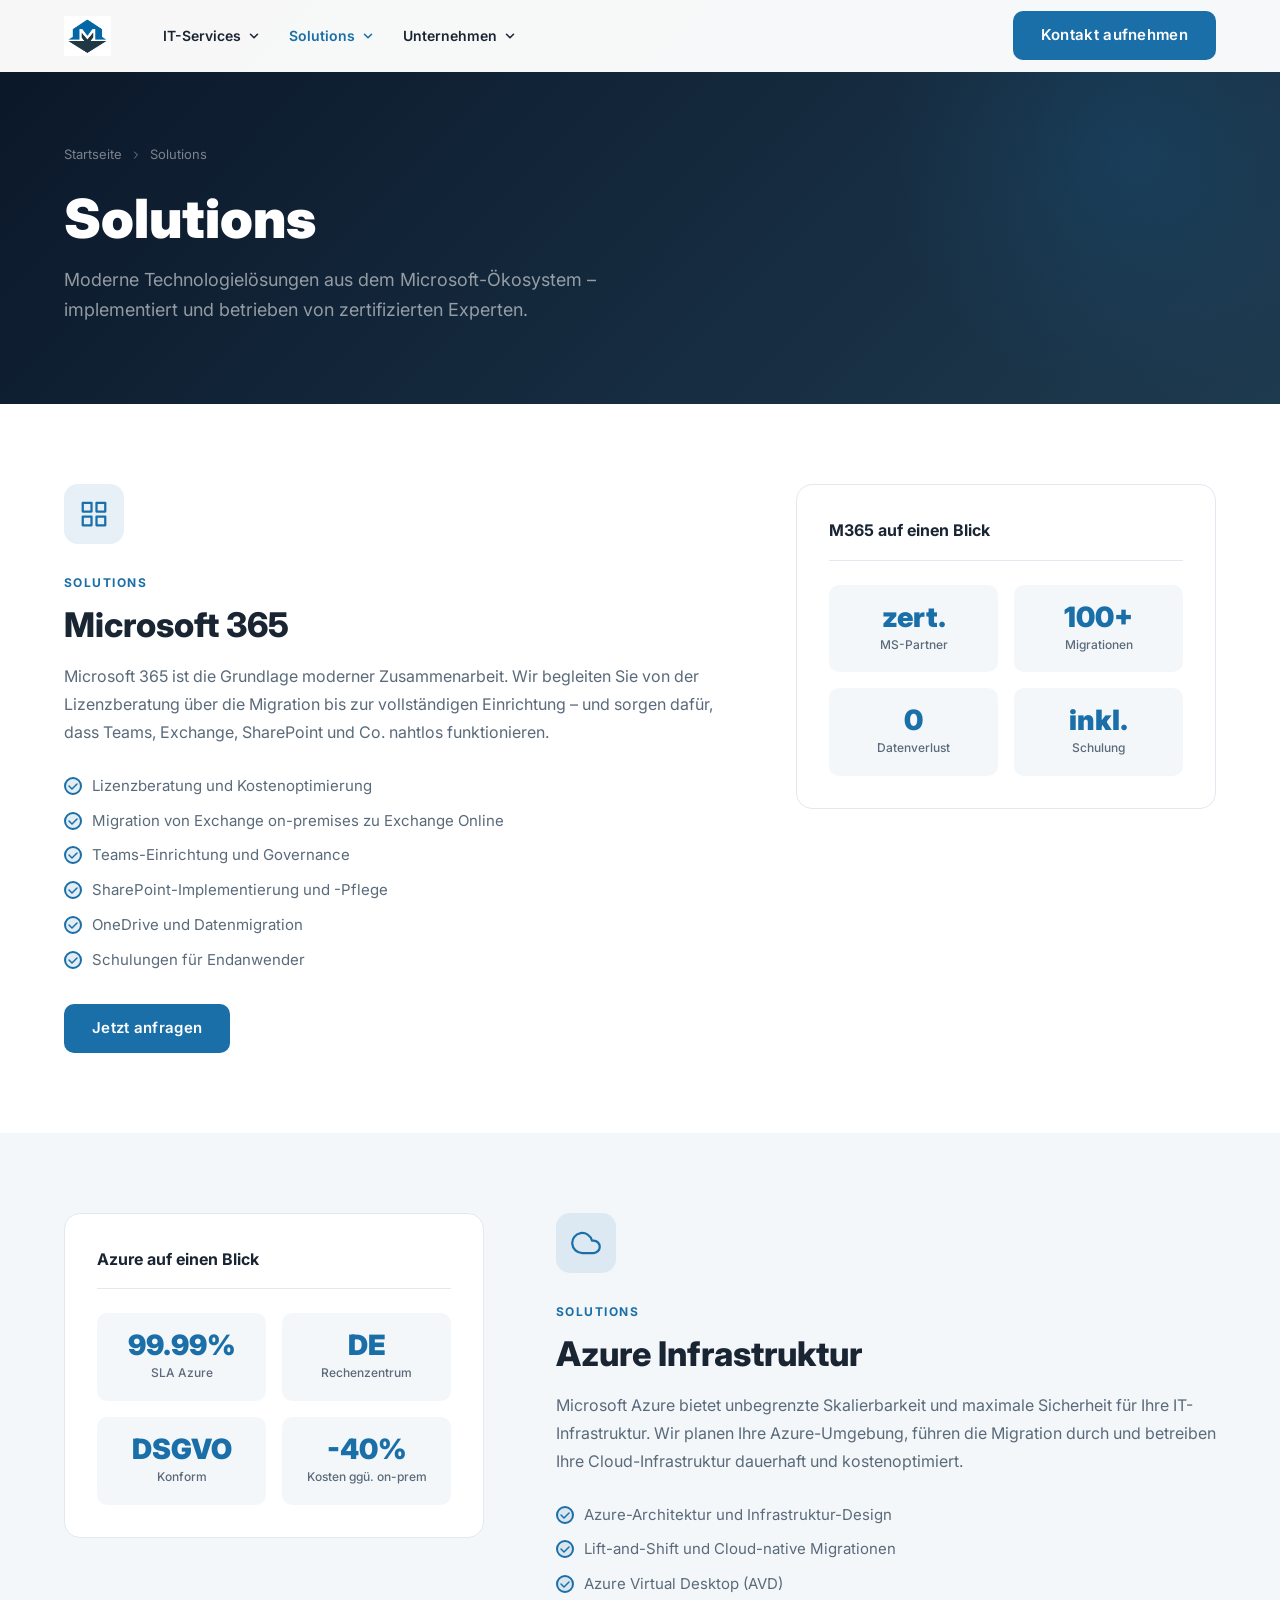
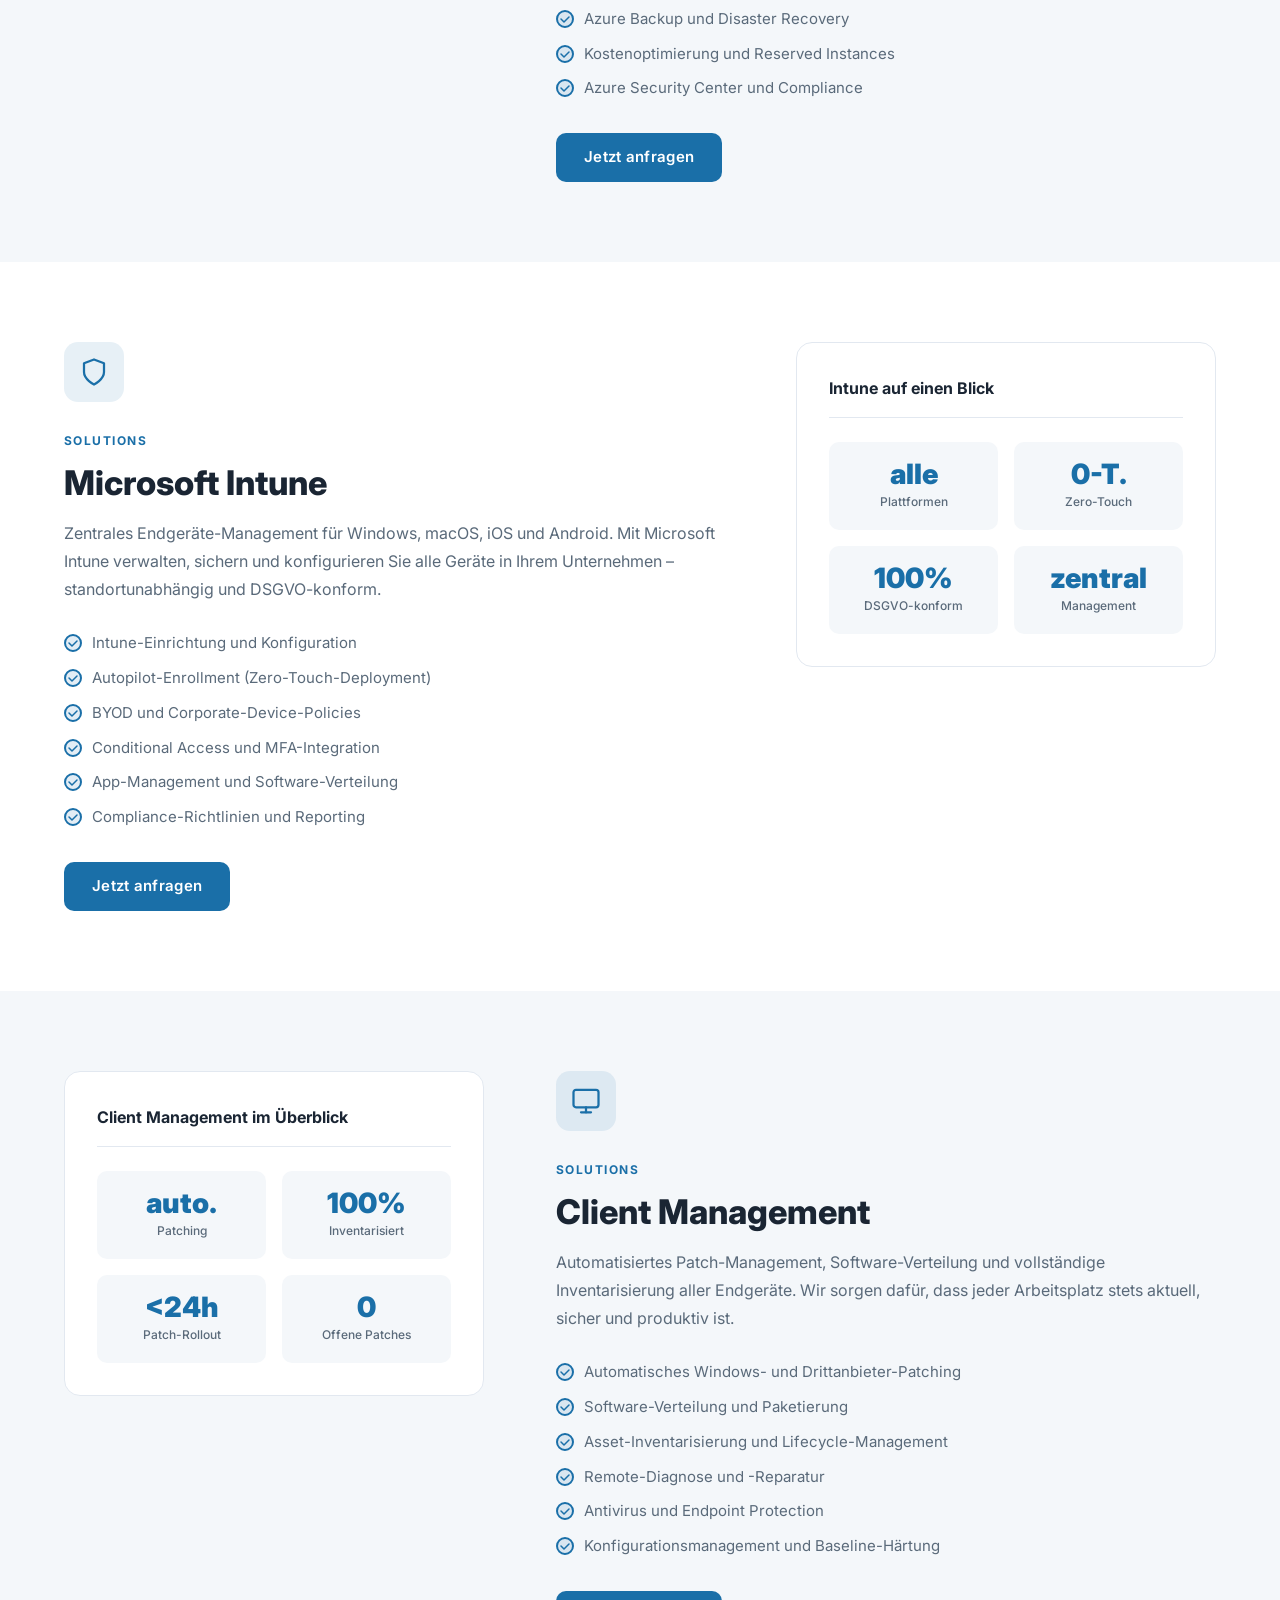
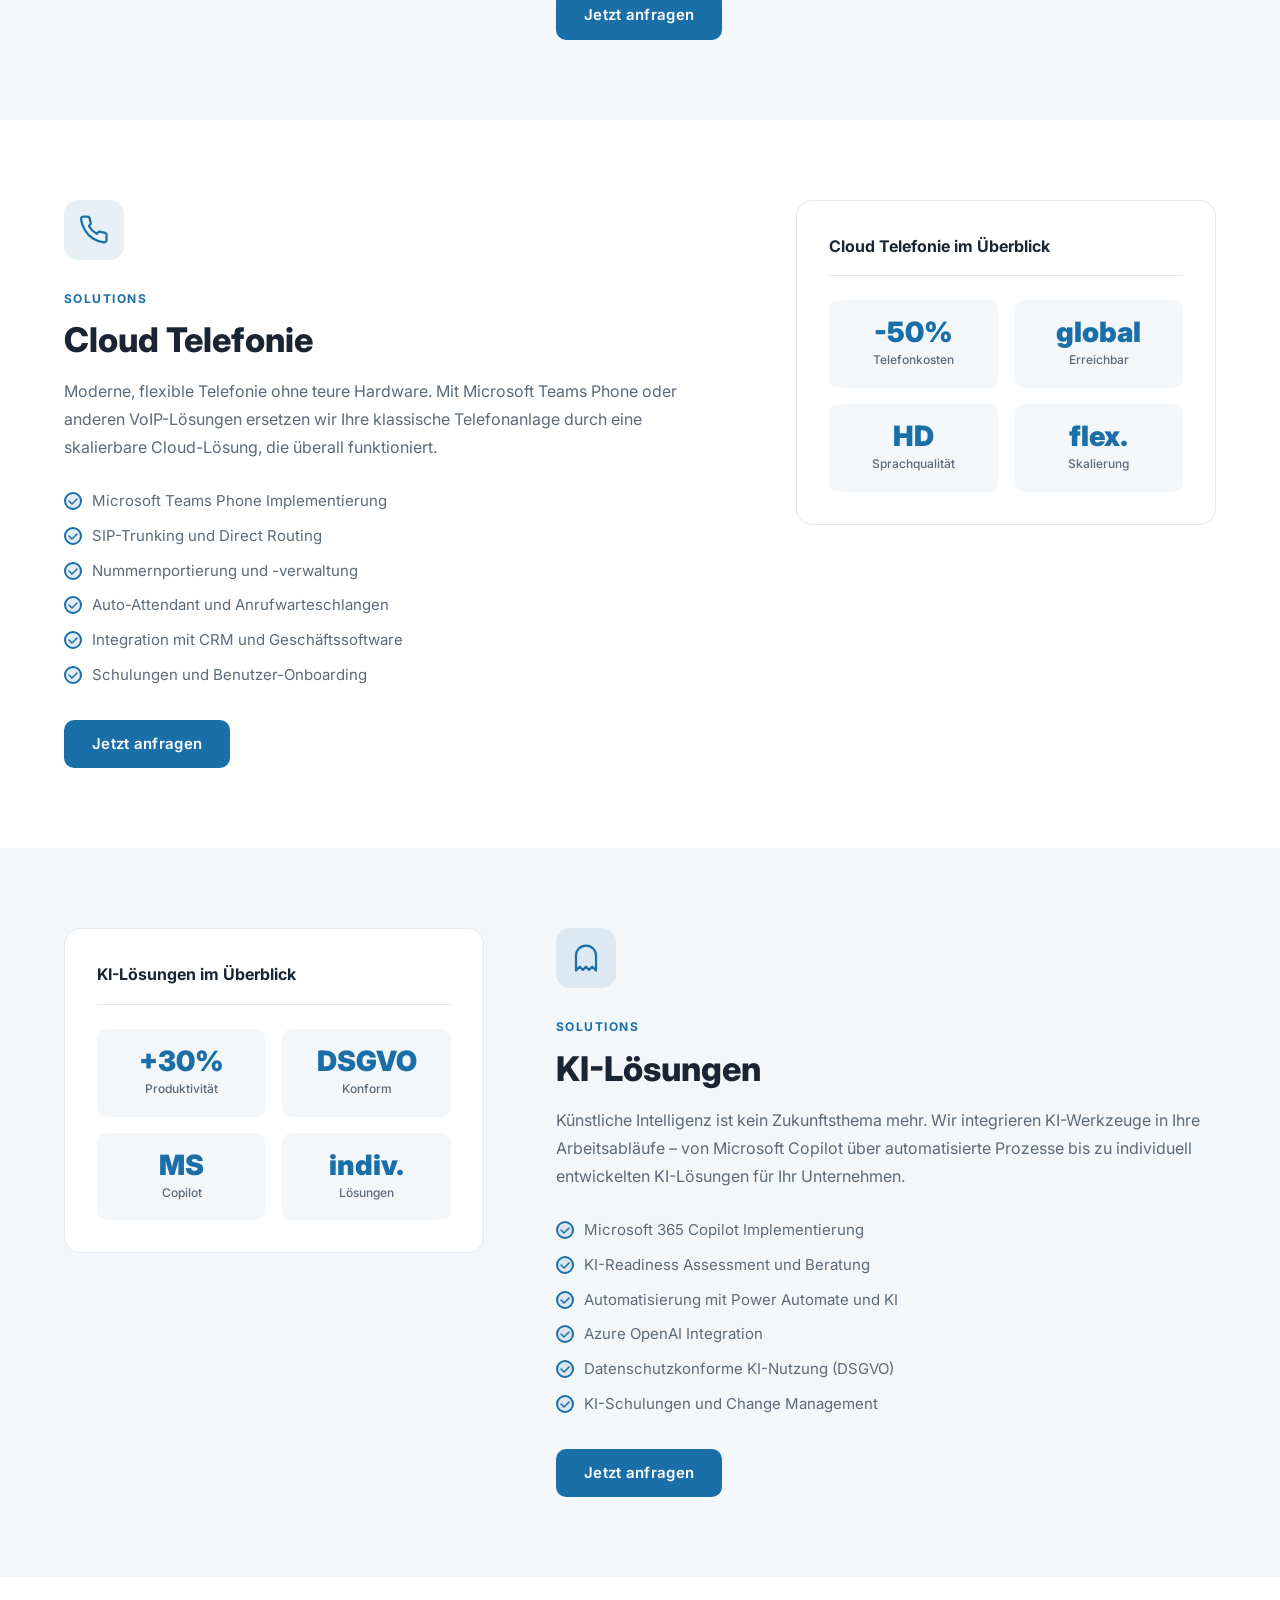
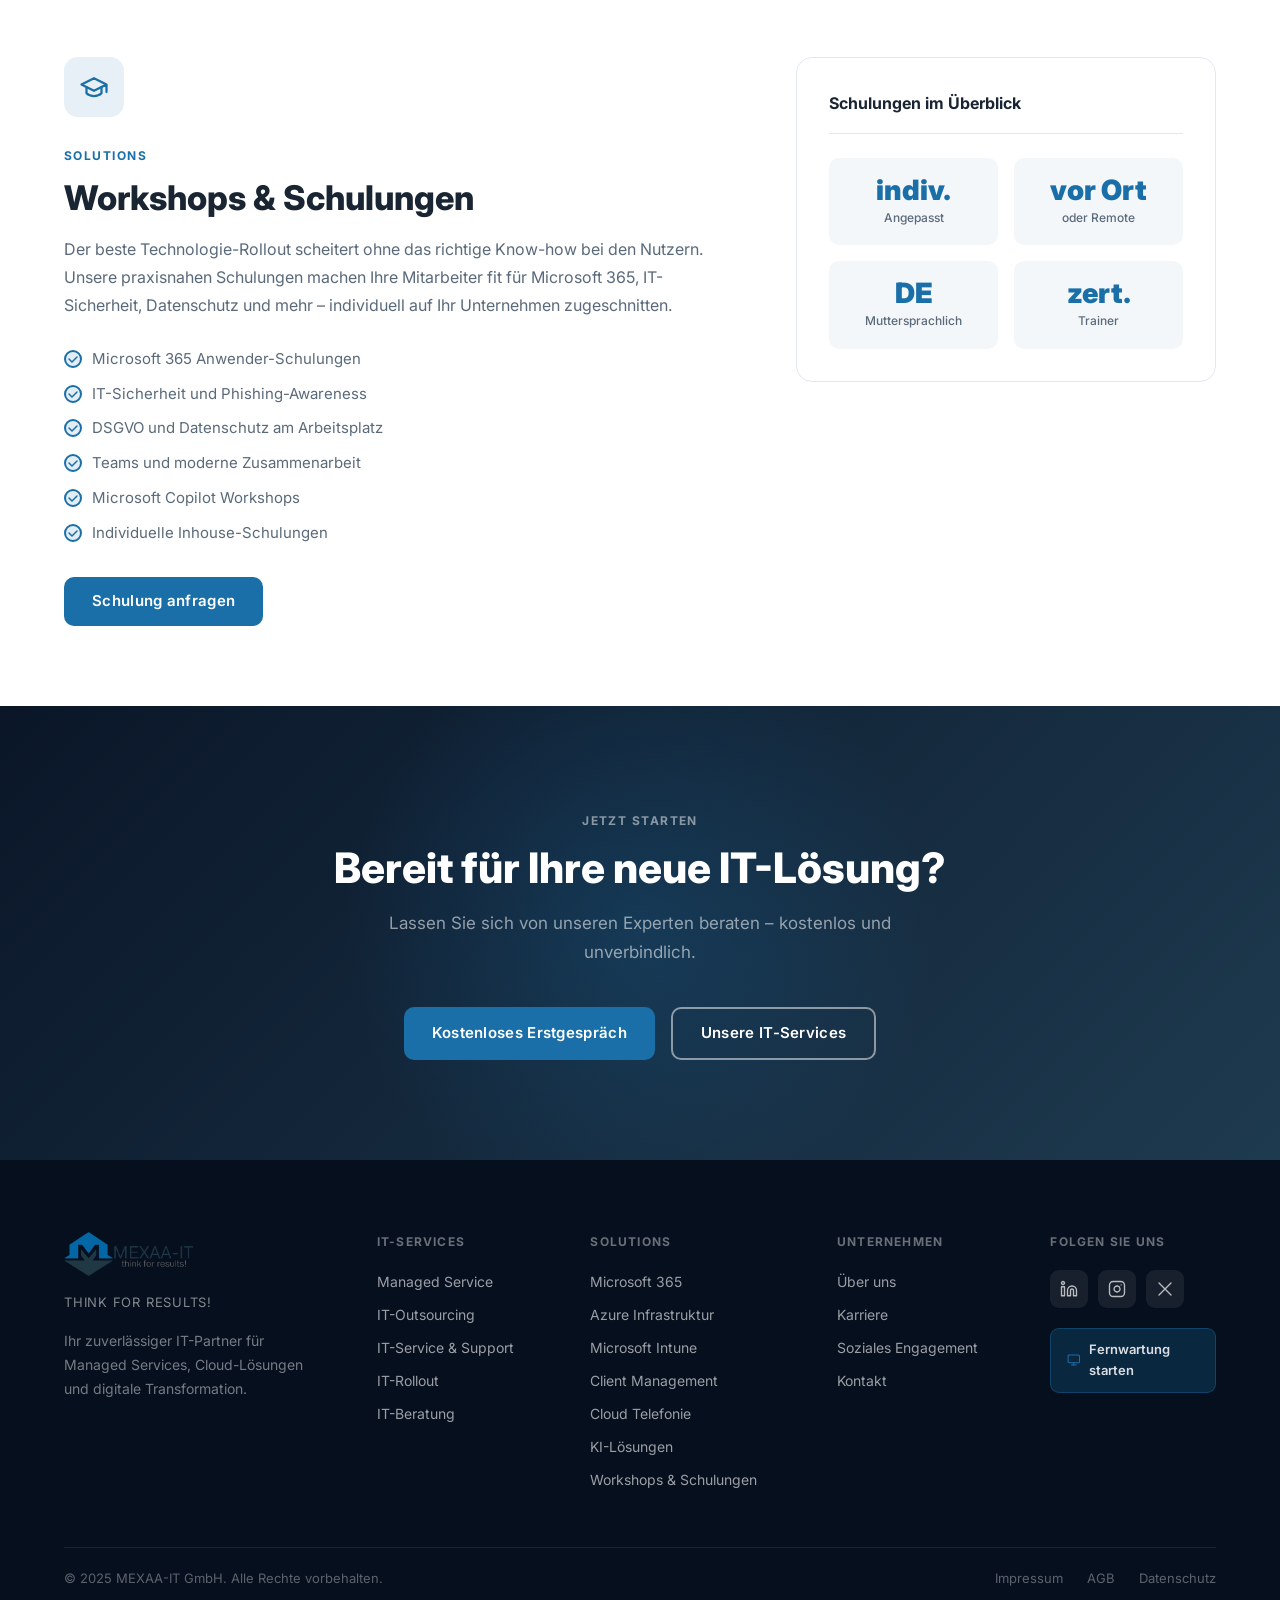
<file: solutions.html>
<!DOCTYPE html>
<html lang="de">
<head>
  <meta charset="UTF-8" />
  <meta name="viewport" content="width=device-width, initial-scale=1.0" />
  <title>Solutions – MEXAA-IT GmbH</title>
  <meta name="description" content="Microsoft 365, Azure, Intune, Client Management, Cloud Telefonie, KI-Lösungen und Schulungen von MEXAA-IT GmbH." />
  <link rel="preconnect" href="https://fonts.googleapis.com" />
  <link rel="preconnect" href="https://fonts.gstatic.com" crossorigin />
  <link href="https://fonts.googleapis.com/css2?family=Inter:wght@400;500;600;700;800;900&display=swap" rel="stylesheet" />
  <link rel="stylesheet" href="style.css" />
</head>
<body>

<!-- NAV -->
<nav class="nav" id="main-nav">
  <div class="nav__inner">
    <a class="nav__logo" href="index.html"><img src="mexa.logo1.jpg" alt="MEXAA-IT GmbH" /></a>
    <div class="nav__links">
      <div class="nav__item">
        <button class="nav__btn">IT-Services <svg xmlns="http://www.w3.org/2000/svg" viewBox="0 0 16 16" fill="none" stroke="currentColor" stroke-width="1.8" stroke-linecap="round" stroke-linejoin="round"><path d="M4 6l4 4 4-4"/></svg></button>
        <div class="nav__dropdown">
          <a class="nav__drop-item" href="it-services.html#managed-service"><span class="nav__drop-icon"><svg xmlns="http://www.w3.org/2000/svg" viewBox="0 0 24 24" fill="none" stroke="currentColor" stroke-width="1.8" stroke-linecap="round" stroke-linejoin="round"><rect x="2" y="3" width="20" height="5" rx="1"/><rect x="2" y="10" width="20" height="5" rx="1"/><rect x="2" y="17" width="20" height="5" rx="1"/></svg></span>Managed Service</a>
          <a class="nav__drop-item" href="it-services.html#it-outsourcing"><span class="nav__drop-icon"><svg xmlns="http://www.w3.org/2000/svg" viewBox="0 0 24 24" fill="none" stroke="currentColor" stroke-width="1.8" stroke-linecap="round" stroke-linejoin="round"><path d="M17 21v-2a4 4 0 0 0-4-4H5a4 4 0 0 0-4 4v2"/><circle cx="9" cy="7" r="4"/></svg></span>IT-Outsourcing</a>
          <a class="nav__drop-item" href="it-services.html#it-service-support"><span class="nav__drop-icon"><svg xmlns="http://www.w3.org/2000/svg" viewBox="0 0 24 24" fill="none" stroke="currentColor" stroke-width="1.8" stroke-linecap="round" stroke-linejoin="round"><path d="M21 15a2 2 0 0 1-2 2H7l-4 4V5a2 2 0 0 1 2-2h14a2 2 0 0 1 2 2z"/></svg></span>IT-Service &amp; Support</a>
          <a class="nav__drop-item" href="it-services.html#it-rollout"><span class="nav__drop-icon"><svg xmlns="http://www.w3.org/2000/svg" viewBox="0 0 24 24" fill="none" stroke="currentColor" stroke-width="1.8" stroke-linecap="round" stroke-linejoin="round"><rect x="1" y="3" width="15" height="13" rx="1"/><path d="M16 8h4l3 3v5h-7V8z"/></svg></span>IT-Rollout</a>
          <a class="nav__drop-item" href="it-services.html#it-beratung"><span class="nav__drop-icon"><svg xmlns="http://www.w3.org/2000/svg" viewBox="0 0 24 24" fill="none" stroke="currentColor" stroke-width="1.8" stroke-linecap="round" stroke-linejoin="round"><circle cx="12" cy="12" r="10"/><path d="M12 16v-4"/><path d="M12 8h.01"/></svg></span>IT-Beratung</a>
        </div>
      </div>
      <div class="nav__item active">
        <button class="nav__btn">Solutions <svg xmlns="http://www.w3.org/2000/svg" viewBox="0 0 16 16" fill="none" stroke="currentColor" stroke-width="1.8" stroke-linecap="round" stroke-linejoin="round"><path d="M4 6l4 4 4-4"/></svg></button>
        <div class="nav__dropdown" style="min-width:280px">
          <a class="nav__drop-item" href="#microsoft-365"><span class="nav__drop-icon"><svg xmlns="http://www.w3.org/2000/svg" viewBox="0 0 24 24" fill="none" stroke="currentColor" stroke-width="1.8" stroke-linecap="round" stroke-linejoin="round"><rect x="3" y="3" width="7" height="7"/><rect x="14" y="3" width="7" height="7"/><rect x="3" y="14" width="7" height="7"/><rect x="14" y="14" width="7" height="7"/></svg></span>Microsoft 365</a>
          <a class="nav__drop-item" href="#azure"><span class="nav__drop-icon"><svg xmlns="http://www.w3.org/2000/svg" viewBox="0 0 24 24" fill="none" stroke="currentColor" stroke-width="1.8" stroke-linecap="round" stroke-linejoin="round"><path d="M18 10h-1.26A8 8 0 1 0 9 20h9a5 5 0 0 0 0-10z"/></svg></span>Azure Infrastruktur</a>
          <a class="nav__drop-item" href="#intune"><span class="nav__drop-icon"><svg xmlns="http://www.w3.org/2000/svg" viewBox="0 0 24 24" fill="none" stroke="currentColor" stroke-width="1.8" stroke-linecap="round" stroke-linejoin="round"><path d="M12 22s8-4 8-10V5l-8-3-8 3v7c0 6 8 10 8 10z"/></svg></span>Microsoft Intune</a>
          <a class="nav__drop-item" href="#client-management"><span class="nav__drop-icon"><svg xmlns="http://www.w3.org/2000/svg" viewBox="0 0 24 24" fill="none" stroke="currentColor" stroke-width="1.8" stroke-linecap="round" stroke-linejoin="round"><rect x="2" y="3" width="20" height="14" rx="2"/><path d="M8 21h8"/><path d="M12 17v4"/></svg></span>Client Management</a>
          <a class="nav__drop-item" href="#cloud-telefonie"><span class="nav__drop-icon"><svg xmlns="http://www.w3.org/2000/svg" viewBox="0 0 24 24" fill="none" stroke="currentColor" stroke-width="1.8" stroke-linecap="round" stroke-linejoin="round"><path d="M22 16.92v3a2 2 0 0 1-2.18 2 19.79 19.79 0 0 1-8.63-3.07A19.5 19.5 0 0 1 4.69 12 19.79 19.79 0 0 1 1.61 3.39 2 2 0 0 1 3.6 1.22h3a2 2 0 0 1 2 1.72c.127.96.361 1.903.7 2.81a2 2 0 0 1-.45 2.11L7.91 8.78a16 16 0 0 0 6.29 6.29l1.14-1.14a2 2 0 0 1 2.11-.45c.907.339 1.85.573 2.81.7A2 2 0 0 1 22 16.92z"/></svg></span>Cloud Telefonie</a>
          <a class="nav__drop-item" href="#ki-loesungen"><span class="nav__drop-icon"><svg xmlns="http://www.w3.org/2000/svg" viewBox="0 0 24 24" fill="none" stroke="currentColor" stroke-width="1.8" stroke-linecap="round" stroke-linejoin="round"><path d="M9.09 9a3 3 0 0 1 5.83 1c0 2-3 3-3 3"/><circle cx="12" cy="12" r="10"/></svg></span>KI-Lösungen</a>
          <a class="nav__drop-item" href="#workshops"><span class="nav__drop-icon"><svg xmlns="http://www.w3.org/2000/svg" viewBox="0 0 24 24" fill="none" stroke="currentColor" stroke-width="1.8" stroke-linecap="round" stroke-linejoin="round"><path d="M22 10v6M2 10l10-5 10 5-10 5z"/></svg></span>Workshops &amp; Schulungen</a>
        </div>
      </div>
      <div class="nav__item">
        <button class="nav__btn">Unternehmen <svg xmlns="http://www.w3.org/2000/svg" viewBox="0 0 16 16" fill="none" stroke="currentColor" stroke-width="1.8" stroke-linecap="round" stroke-linejoin="round"><path d="M4 6l4 4 4-4"/></svg></button>
        <div class="nav__dropdown">
          <a class="nav__drop-item" href="unternehmen.html#ueber-uns"><span class="nav__drop-icon"><svg xmlns="http://www.w3.org/2000/svg" viewBox="0 0 24 24" fill="none" stroke="currentColor" stroke-width="1.8" stroke-linecap="round" stroke-linejoin="round"><path d="M3 9l9-7 9 7v11a2 2 0 0 1-2 2H5a2 2 0 0 1-2-2z"/></svg></span>Über uns</a>
          <a class="nav__drop-item" href="unternehmen.html#karriere"><span class="nav__drop-icon"><svg xmlns="http://www.w3.org/2000/svg" viewBox="0 0 24 24" fill="none" stroke="currentColor" stroke-width="1.8" stroke-linecap="round" stroke-linejoin="round"><rect x="2" y="7" width="20" height="14" rx="2"/><path d="M16 7V5a2 2 0 0 0-2-2h-4a2 2 0 0 0-2 2v2"/></svg></span>Karriere</a>
          <a class="nav__drop-item" href="unternehmen.html#engagement"><span class="nav__drop-icon"><svg xmlns="http://www.w3.org/2000/svg" viewBox="0 0 24 24" fill="none" stroke="currentColor" stroke-width="1.8" stroke-linecap="round" stroke-linejoin="round"><path d="M20.84 4.61a5.5 5.5 0 0 0-7.78 0L12 5.67l-1.06-1.06a5.5 5.5 0 0 0-7.78 7.78l1.06 1.06L12 21.23l7.78-7.78 1.06-1.06a5.5 5.5 0 0 0 0-7.78z"/></svg></span>Soziales Engagement</a>
          <a class="nav__drop-item" href="kontakt.html"><span class="nav__drop-icon"><svg xmlns="http://www.w3.org/2000/svg" viewBox="0 0 24 24" fill="none" stroke="currentColor" stroke-width="1.8" stroke-linecap="round" stroke-linejoin="round"><path d="M4 4h16c1.1 0 2 .9 2 2v12c0 1.1-.9 2-2 2H4c-1.1 0-2-.9-2-2V6c0-1.1.9-2 2-2z"/></svg></span>Kontakt</a>
        </div>
      </div>
    </div>
    <div class="nav__cta"><a href="kontakt.html" class="btn btn-primary">Kontakt aufnehmen</a></div>
    <button class="nav__hamburger" aria-label="Menü"><span></span><span></span><span></span></button>
  </div>
</nav>
<div class="nav__mobile">
  <div class="nav__mob-section"><div class="nav__mob-title">IT-Services</div><a class="nav__mob-link" href="it-services.html#managed-service">Managed Service</a><a class="nav__mob-link" href="it-services.html#it-outsourcing">IT-Outsourcing</a><a class="nav__mob-link" href="it-services.html#it-service-support">IT-Service &amp; Support</a><a class="nav__mob-link" href="it-services.html#it-rollout">IT-Rollout</a><a class="nav__mob-link" href="it-services.html#it-beratung">IT-Beratung</a></div>
  <div class="nav__mob-section"><div class="nav__mob-title">Solutions</div><a class="nav__mob-link" href="#microsoft-365">Microsoft 365</a><a class="nav__mob-link" href="#azure">Azure Infrastruktur</a><a class="nav__mob-link" href="#intune">Microsoft Intune</a><a class="nav__mob-link" href="#client-management">Client Management</a><a class="nav__mob-link" href="#cloud-telefonie">Cloud Telefonie</a><a class="nav__mob-link" href="#ki-loesungen">KI-Lösungen</a><a class="nav__mob-link" href="#workshops">Workshops &amp; Schulungen</a></div>
  <div class="nav__mob-section"><div class="nav__mob-title">Unternehmen</div><a class="nav__mob-link" href="unternehmen.html#ueber-uns">Über uns</a><a class="nav__mob-link" href="unternehmen.html#karriere">Karriere</a><a class="nav__mob-link" href="unternehmen.html#engagement">Soziales Engagement</a><a class="nav__mob-link" href="kontakt.html">Kontakt</a></div>
  <div class="nav__mob-cta"><a href="kontakt.html" class="btn btn-primary">Kontakt aufnehmen</a></div>
</div>

<!-- PAGE HERO -->
<section class="page-hero">
  <div class="container" style="position:relative;z-index:2">
    <div class="page-hero__breadcrumb">
      <a href="index.html">Startseite</a>
      <svg xmlns="http://www.w3.org/2000/svg" viewBox="0 0 24 24" fill="none" stroke="currentColor" stroke-width="2" stroke-linecap="round" stroke-linejoin="round"><path d="m9 18 6-6-6-6"/></svg>
      Solutions
    </div>
    <h1 class="page-hero__title">Solutions</h1>
    <p class="page-hero__sub">Moderne Technologielösungen aus dem Microsoft-Ökosystem – implementiert und betrieben von zertifizierten Experten.</p>
  </div>
</section>

<!-- MICROSOFT 365 -->
<section class="service-detail" id="microsoft-365">
  <div class="container">
    <div class="service-detail__inner fade-up">
      <div class="service-detail__content">
        <div class="service-detail__icon"><svg xmlns="http://www.w3.org/2000/svg" viewBox="0 0 24 24" fill="none" stroke="currentColor" stroke-width="1.8" stroke-linecap="round" stroke-linejoin="round"><rect x="3" y="3" width="7" height="7"/><rect x="14" y="3" width="7" height="7"/><rect x="3" y="14" width="7" height="7"/><rect x="14" y="14" width="7" height="7"/></svg></div>
        <span class="section-label">Solutions</span>
        <h2 class="service-detail__title">Microsoft 365</h2>
        <p class="service-detail__text">Microsoft 365 ist die Grundlage moderner Zusammenarbeit. Wir begleiten Sie von der Lizenzberatung über die Migration bis zur vollständigen Einrichtung – und sorgen dafür, dass Teams, Exchange, SharePoint und Co. nahtlos funktionieren.</p>
        <ul class="service-detail__list">
          <li>Lizenzberatung und Kostenoptimierung</li>
          <li>Migration von Exchange on-premises zu Exchange Online</li>
          <li>Teams-Einrichtung und Governance</li>
          <li>SharePoint-Implementierung und -Pflege</li>
          <li>OneDrive und Datenmigration</li>
          <li>Schulungen für Endanwender</li>
        </ul>
        <a href="kontakt.html" class="btn btn-primary">Jetzt anfragen</a>
      </div>
      <div class="service-detail__box">
        <div class="service-detail__box-title">M365 auf einen Blick</div>
        <div class="service-detail__kpis">
          <div class="kpi"><div class="kpi__num">zert.</div><div class="kpi__label">MS-Partner</div></div>
          <div class="kpi"><div class="kpi__num">100+</div><div class="kpi__label">Migrationen</div></div>
          <div class="kpi"><div class="kpi__num">0</div><div class="kpi__label">Datenverlust</div></div>
          <div class="kpi"><div class="kpi__num">inkl.</div><div class="kpi__label">Schulung</div></div>
        </div>
      </div>
    </div>
  </div>
</section>

<!-- AZURE -->
<section class="service-detail service-detail--alt" id="azure">
  <div class="container">
    <div class="service-detail__inner service-detail__inner--rev fade-up">
      <div class="service-detail__content">
        <div class="service-detail__icon"><svg xmlns="http://www.w3.org/2000/svg" viewBox="0 0 24 24" fill="none" stroke="currentColor" stroke-width="1.8" stroke-linecap="round" stroke-linejoin="round"><path d="M18 10h-1.26A8 8 0 1 0 9 20h9a5 5 0 0 0 0-10z"/></svg></div>
        <span class="section-label">Solutions</span>
        <h2 class="service-detail__title">Azure Infrastruktur</h2>
        <p class="service-detail__text">Microsoft Azure bietet unbegrenzte Skalierbarkeit und maximale Sicherheit für Ihre IT-Infrastruktur. Wir planen Ihre Azure-Umgebung, führen die Migration durch und betreiben Ihre Cloud-Infrastruktur dauerhaft und kostenoptimiert.</p>
        <ul class="service-detail__list">
          <li>Azure-Architektur und Infrastruktur-Design</li>
          <li>Lift-and-Shift und Cloud-native Migrationen</li>
          <li>Azure Virtual Desktop (AVD)</li>
          <li>Azure Backup und Disaster Recovery</li>
          <li>Kostenoptimierung und Reserved Instances</li>
          <li>Azure Security Center und Compliance</li>
        </ul>
        <a href="kontakt.html" class="btn btn-primary">Jetzt anfragen</a>
      </div>
      <div class="service-detail__box">
        <div class="service-detail__box-title">Azure auf einen Blick</div>
        <div class="service-detail__kpis">
          <div class="kpi"><div class="kpi__num">99.99%</div><div class="kpi__label">SLA Azure</div></div>
          <div class="kpi"><div class="kpi__num">DE</div><div class="kpi__label">Rechenzentrum</div></div>
          <div class="kpi"><div class="kpi__num">DSGVO</div><div class="kpi__label">Konform</div></div>
          <div class="kpi"><div class="kpi__num">-40%</div><div class="kpi__label">Kosten ggü. on-prem</div></div>
        </div>
      </div>
    </div>
  </div>
</section>

<!-- INTUNE -->
<section class="service-detail" id="intune">
  <div class="container">
    <div class="service-detail__inner fade-up">
      <div class="service-detail__content">
        <div class="service-detail__icon"><svg xmlns="http://www.w3.org/2000/svg" viewBox="0 0 24 24" fill="none" stroke="currentColor" stroke-width="1.8" stroke-linecap="round" stroke-linejoin="round"><path d="M12 22s8-4 8-10V5l-8-3-8 3v7c0 6 8 10 8 10z"/></svg></div>
        <span class="section-label">Solutions</span>
        <h2 class="service-detail__title">Microsoft Intune</h2>
        <p class="service-detail__text">Zentrales Endgeräte-Management für Windows, macOS, iOS und Android. Mit Microsoft Intune verwalten, sichern und konfigurieren Sie alle Geräte in Ihrem Unternehmen – standortunabhängig und DSGVO-konform.</p>
        <ul class="service-detail__list">
          <li>Intune-Einrichtung und Konfiguration</li>
          <li>Autopilot-Enrollment (Zero-Touch-Deployment)</li>
          <li>BYOD und Corporate-Device-Policies</li>
          <li>Conditional Access und MFA-Integration</li>
          <li>App-Management und Software-Verteilung</li>
          <li>Compliance-Richtlinien und Reporting</li>
        </ul>
        <a href="kontakt.html" class="btn btn-primary">Jetzt anfragen</a>
      </div>
      <div class="service-detail__box">
        <div class="service-detail__box-title">Intune auf einen Blick</div>
        <div class="service-detail__kpis">
          <div class="kpi"><div class="kpi__num">alle</div><div class="kpi__label">Plattformen</div></div>
          <div class="kpi"><div class="kpi__num">0-T.</div><div class="kpi__label">Zero-Touch</div></div>
          <div class="kpi"><div class="kpi__num">100%</div><div class="kpi__label">DSGVO-konform</div></div>
          <div class="kpi"><div class="kpi__num">zentral</div><div class="kpi__label">Management</div></div>
        </div>
      </div>
    </div>
  </div>
</section>

<!-- CLIENT MANAGEMENT -->
<section class="service-detail service-detail--alt" id="client-management">
  <div class="container">
    <div class="service-detail__inner service-detail__inner--rev fade-up">
      <div class="service-detail__content">
        <div class="service-detail__icon"><svg xmlns="http://www.w3.org/2000/svg" viewBox="0 0 24 24" fill="none" stroke="currentColor" stroke-width="1.8" stroke-linecap="round" stroke-linejoin="round"><rect x="2" y="3" width="20" height="14" rx="2"/><path d="M8 21h8"/><path d="M12 17v4"/></svg></div>
        <span class="section-label">Solutions</span>
        <h2 class="service-detail__title">Client Management</h2>
        <p class="service-detail__text">Automatisiertes Patch-Management, Software-Verteilung und vollständige Inventarisierung aller Endgeräte. Wir sorgen dafür, dass jeder Arbeitsplatz stets aktuell, sicher und produktiv ist.</p>
        <ul class="service-detail__list">
          <li>Automatisches Windows- und Drittanbieter-Patching</li>
          <li>Software-Verteilung und Paketierung</li>
          <li>Asset-Inventarisierung und Lifecycle-Management</li>
          <li>Remote-Diagnose und -Reparatur</li>
          <li>Antivirus und Endpoint Protection</li>
          <li>Konfigurationsmanagement und Baseline-Härtung</li>
        </ul>
        <a href="kontakt.html" class="btn btn-primary">Jetzt anfragen</a>
      </div>
      <div class="service-detail__box">
        <div class="service-detail__box-title">Client Management im Überblick</div>
        <div class="service-detail__kpis">
          <div class="kpi"><div class="kpi__num">auto.</div><div class="kpi__label">Patching</div></div>
          <div class="kpi"><div class="kpi__num">100%</div><div class="kpi__label">Inventarisiert</div></div>
          <div class="kpi"><div class="kpi__num">&lt;24h</div><div class="kpi__label">Patch-Rollout</div></div>
          <div class="kpi"><div class="kpi__num">0</div><div class="kpi__label">Offene Patches</div></div>
        </div>
      </div>
    </div>
  </div>
</section>

<!-- CLOUD TELEFONIE -->
<section class="service-detail" id="cloud-telefonie">
  <div class="container">
    <div class="service-detail__inner fade-up">
      <div class="service-detail__content">
        <div class="service-detail__icon"><svg xmlns="http://www.w3.org/2000/svg" viewBox="0 0 24 24" fill="none" stroke="currentColor" stroke-width="1.8" stroke-linecap="round" stroke-linejoin="round"><path d="M22 16.92v3a2 2 0 0 1-2.18 2 19.79 19.79 0 0 1-8.63-3.07A19.5 19.5 0 0 1 4.69 12 19.79 19.79 0 0 1 1.61 3.39 2 2 0 0 1 3.6 1.22h3a2 2 0 0 1 2 1.72c.127.96.361 1.903.7 2.81a2 2 0 0 1-.45 2.11L7.91 8.78a16 16 0 0 0 6.29 6.29l1.14-1.14a2 2 0 0 1 2.11-.45c.907.339 1.85.573 2.81.7A2 2 0 0 1 22 16.92z"/></svg></div>
        <span class="section-label">Solutions</span>
        <h2 class="service-detail__title">Cloud Telefonie</h2>
        <p class="service-detail__text">Moderne, flexible Telefonie ohne teure Hardware. Mit Microsoft Teams Phone oder anderen VoIP-Lösungen ersetzen wir Ihre klassische Telefonanlage durch eine skalierbare Cloud-Lösung, die überall funktioniert.</p>
        <ul class="service-detail__list">
          <li>Microsoft Teams Phone Implementierung</li>
          <li>SIP-Trunking und Direct Routing</li>
          <li>Nummernportierung und -verwaltung</li>
          <li>Auto-Attendant und Anrufwarteschlangen</li>
          <li>Integration mit CRM und Geschäftssoftware</li>
          <li>Schulungen und Benutzer-Onboarding</li>
        </ul>
        <a href="kontakt.html" class="btn btn-primary">Jetzt anfragen</a>
      </div>
      <div class="service-detail__box">
        <div class="service-detail__box-title">Cloud Telefonie im Überblick</div>
        <div class="service-detail__kpis">
          <div class="kpi"><div class="kpi__num">-50%</div><div class="kpi__label">Telefonkosten</div></div>
          <div class="kpi"><div class="kpi__num">global</div><div class="kpi__label">Erreichbar</div></div>
          <div class="kpi"><div class="kpi__num">HD</div><div class="kpi__label">Sprachqualität</div></div>
          <div class="kpi"><div class="kpi__num">flex.</div><div class="kpi__label">Skalierung</div></div>
        </div>
      </div>
    </div>
  </div>
</section>

<!-- KI-LÖSUNGEN -->
<section class="service-detail service-detail--alt" id="ki-loesungen">
  <div class="container">
    <div class="service-detail__inner service-detail__inner--rev fade-up">
      <div class="service-detail__content">
        <div class="service-detail__icon"><svg xmlns="http://www.w3.org/2000/svg" viewBox="0 0 24 24" fill="none" stroke="currentColor" stroke-width="1.8" stroke-linecap="round" stroke-linejoin="round"><path d="M12 2a8 8 0 0 0-8 8v12l3-3 2.5 2.5L12 19l2.5 2.5L17 19l3 3V10a8 8 0 0 0-8-8z"/></svg></div>
        <span class="section-label">Solutions</span>
        <h2 class="service-detail__title">KI-Lösungen</h2>
        <p class="service-detail__text">Künstliche Intelligenz ist kein Zukunftsthema mehr. Wir integrieren KI-Werkzeuge in Ihre Arbeitsabläufe – von Microsoft Copilot über automatisierte Prozesse bis zu individuell entwickelten KI-Lösungen für Ihr Unternehmen.</p>
        <ul class="service-detail__list">
          <li>Microsoft 365 Copilot Implementierung</li>
          <li>KI-Readiness Assessment und Beratung</li>
          <li>Automatisierung mit Power Automate und KI</li>
          <li>Azure OpenAI Integration</li>
          <li>Datenschutzkonforme KI-Nutzung (DSGVO)</li>
          <li>KI-Schulungen und Change Management</li>
        </ul>
        <a href="kontakt.html" class="btn btn-primary">Jetzt anfragen</a>
      </div>
      <div class="service-detail__box">
        <div class="service-detail__box-title">KI-Lösungen im Überblick</div>
        <div class="service-detail__kpis">
          <div class="kpi"><div class="kpi__num">+30%</div><div class="kpi__label">Produktivität</div></div>
          <div class="kpi"><div class="kpi__num">DSGVO</div><div class="kpi__label">Konform</div></div>
          <div class="kpi"><div class="kpi__num">MS</div><div class="kpi__label">Copilot</div></div>
          <div class="kpi"><div class="kpi__num">indiv.</div><div class="kpi__label">Lösungen</div></div>
        </div>
      </div>
    </div>
  </div>
</section>

<!-- WORKSHOPS -->
<section class="service-detail" id="workshops">
  <div class="container">
    <div class="service-detail__inner fade-up">
      <div class="service-detail__content">
        <div class="service-detail__icon"><svg xmlns="http://www.w3.org/2000/svg" viewBox="0 0 24 24" fill="none" stroke="currentColor" stroke-width="1.8" stroke-linecap="round" stroke-linejoin="round"><path d="M22 10v6M2 10l10-5 10 5-10 5z"/><path d="M6 12v5c3 3 9 3 12 0v-5"/></svg></div>
        <span class="section-label">Solutions</span>
        <h2 class="service-detail__title">Workshops &amp; Schulungen</h2>
        <p class="service-detail__text">Der beste Technologie-Rollout scheitert ohne das richtige Know-how bei den Nutzern. Unsere praxisnahen Schulungen machen Ihre Mitarbeiter fit für Microsoft 365, IT-Sicherheit, Datenschutz und mehr – individuell auf Ihr Unternehmen zugeschnitten.</p>
        <ul class="service-detail__list">
          <li>Microsoft 365 Anwender-Schulungen</li>
          <li>IT-Sicherheit und Phishing-Awareness</li>
          <li>DSGVO und Datenschutz am Arbeitsplatz</li>
          <li>Teams und moderne Zusammenarbeit</li>
          <li>Microsoft Copilot Workshops</li>
          <li>Individuelle Inhouse-Schulungen</li>
        </ul>
        <a href="kontakt.html" class="btn btn-primary">Schulung anfragen</a>
      </div>
      <div class="service-detail__box">
        <div class="service-detail__box-title">Schulungen im Überblick</div>
        <div class="service-detail__kpis">
          <div class="kpi"><div class="kpi__num">indiv.</div><div class="kpi__label">Angepasst</div></div>
          <div class="kpi"><div class="kpi__num">vor Ort</div><div class="kpi__label">oder Remote</div></div>
          <div class="kpi"><div class="kpi__num">DE</div><div class="kpi__label">Muttersprachlich</div></div>
          <div class="kpi"><div class="kpi__num">zert.</div><div class="kpi__label">Trainer</div></div>
        </div>
      </div>
    </div>
  </div>
</section>

<!-- CTA -->
<section class="cta-section">
  <div class="container" style="position:relative;z-index:2">
    <span class="section-label">Jetzt starten</span>
    <h2 class="section-title">Bereit für Ihre neue IT-Lösung?</h2>
    <p class="section-sub">Lassen Sie sich von unseren Experten beraten – kostenlos und unverbindlich.</p>
    <div class="cta-actions"><a href="kontakt.html" class="btn btn-primary">Kostenloses Erstgespräch</a><a href="it-services.html" class="btn btn-outline">Unsere IT-Services</a></div>
  </div>
</section>

<!-- FOOTER -->
<footer class="footer">
  <div class="container">
    <div class="footer__grid">
      <div class="footer__brand"><img src="mexa.logo2.png" alt="MEXAA-IT GmbH" /><div class="footer__tagline">think for results!</div><p class="footer__desc">Ihr zuverlässiger IT-Partner für Managed Services, Cloud-Lösungen und digitale Transformation.</p></div>
      <div><div class="footer__col-title">IT-Services</div><div class="footer__links"><a href="it-services.html#managed-service">Managed Service</a><a href="it-services.html#it-outsourcing">IT-Outsourcing</a><a href="it-services.html#it-service-support">IT-Service &amp; Support</a><a href="it-services.html#it-rollout">IT-Rollout</a><a href="it-services.html#it-beratung">IT-Beratung</a></div></div>
      <div><div class="footer__col-title">Solutions</div><div class="footer__links"><a href="#microsoft-365">Microsoft 365</a><a href="#azure">Azure Infrastruktur</a><a href="#intune">Microsoft Intune</a><a href="#client-management">Client Management</a><a href="#cloud-telefonie">Cloud Telefonie</a><a href="#ki-loesungen">KI-Lösungen</a><a href="#workshops">Workshops &amp; Schulungen</a></div></div>
      <div><div class="footer__col-title">Unternehmen</div><div class="footer__links"><a href="unternehmen.html#ueber-uns">Über uns</a><a href="unternehmen.html#karriere">Karriere</a><a href="unternehmen.html#engagement">Soziales Engagement</a><a href="kontakt.html">Kontakt</a></div></div>
      <div><div class="footer__col-title">Folgen Sie uns</div><div class="footer__social"><a href="#" class="footer__soc-btn" aria-label="LinkedIn"><svg xmlns="http://www.w3.org/2000/svg" viewBox="0 0 24 24" fill="none" stroke="currentColor" stroke-width="1.8" stroke-linecap="round" stroke-linejoin="round"><path d="M16 8a6 6 0 0 1 6 6v7h-4v-7a2 2 0 0 0-2-2 2 2 0 0 0-2 2v7h-4v-7a6 6 0 0 1 6-6z"/><rect x="2" y="9" width="4" height="12"/><circle cx="4" cy="4" r="2"/></svg></a><a href="#" class="footer__soc-btn" aria-label="Instagram"><svg xmlns="http://www.w3.org/2000/svg" viewBox="0 0 24 24" fill="none" stroke="currentColor" stroke-width="1.8" stroke-linecap="round" stroke-linejoin="round"><rect x="2" y="2" width="20" height="20" rx="5"/><path d="M16 11.37A4 4 0 1 1 12.63 8 4 4 0 0 1 16 11.37z"/><line x1="17.5" y1="6.5" x2="17.51" y2="6.5"/></svg></a><a href="#" class="footer__soc-btn" aria-label="Twitter/X"><svg xmlns="http://www.w3.org/2000/svg" viewBox="0 0 24 24" fill="none" stroke="currentColor" stroke-width="1.8" stroke-linecap="round" stroke-linejoin="round"><path d="M4 4l16 16M4 20L20 4"/></svg></a></div><a href="#" class="footer__remote"><svg xmlns="http://www.w3.org/2000/svg" viewBox="0 0 24 24" fill="none" stroke="currentColor" stroke-width="1.8" stroke-linecap="round" stroke-linejoin="round"><rect x="2" y="3" width="20" height="14" rx="2"/><path d="M8 21h8"/><path d="M12 17v4"/></svg>Fernwartung starten</a></div>
    </div>
    <div class="footer__bottom"><div class="footer__copy">&copy; 2025 MEXAA-IT GmbH. Alle Rechte vorbehalten.</div><div class="footer__legal"><a href="#">Impressum</a><a href="#">AGB</a><a href="#">Datenschutz</a></div></div>
  </div>
</footer>

<script src="script.js"></script>
</body>
</html>
</file>
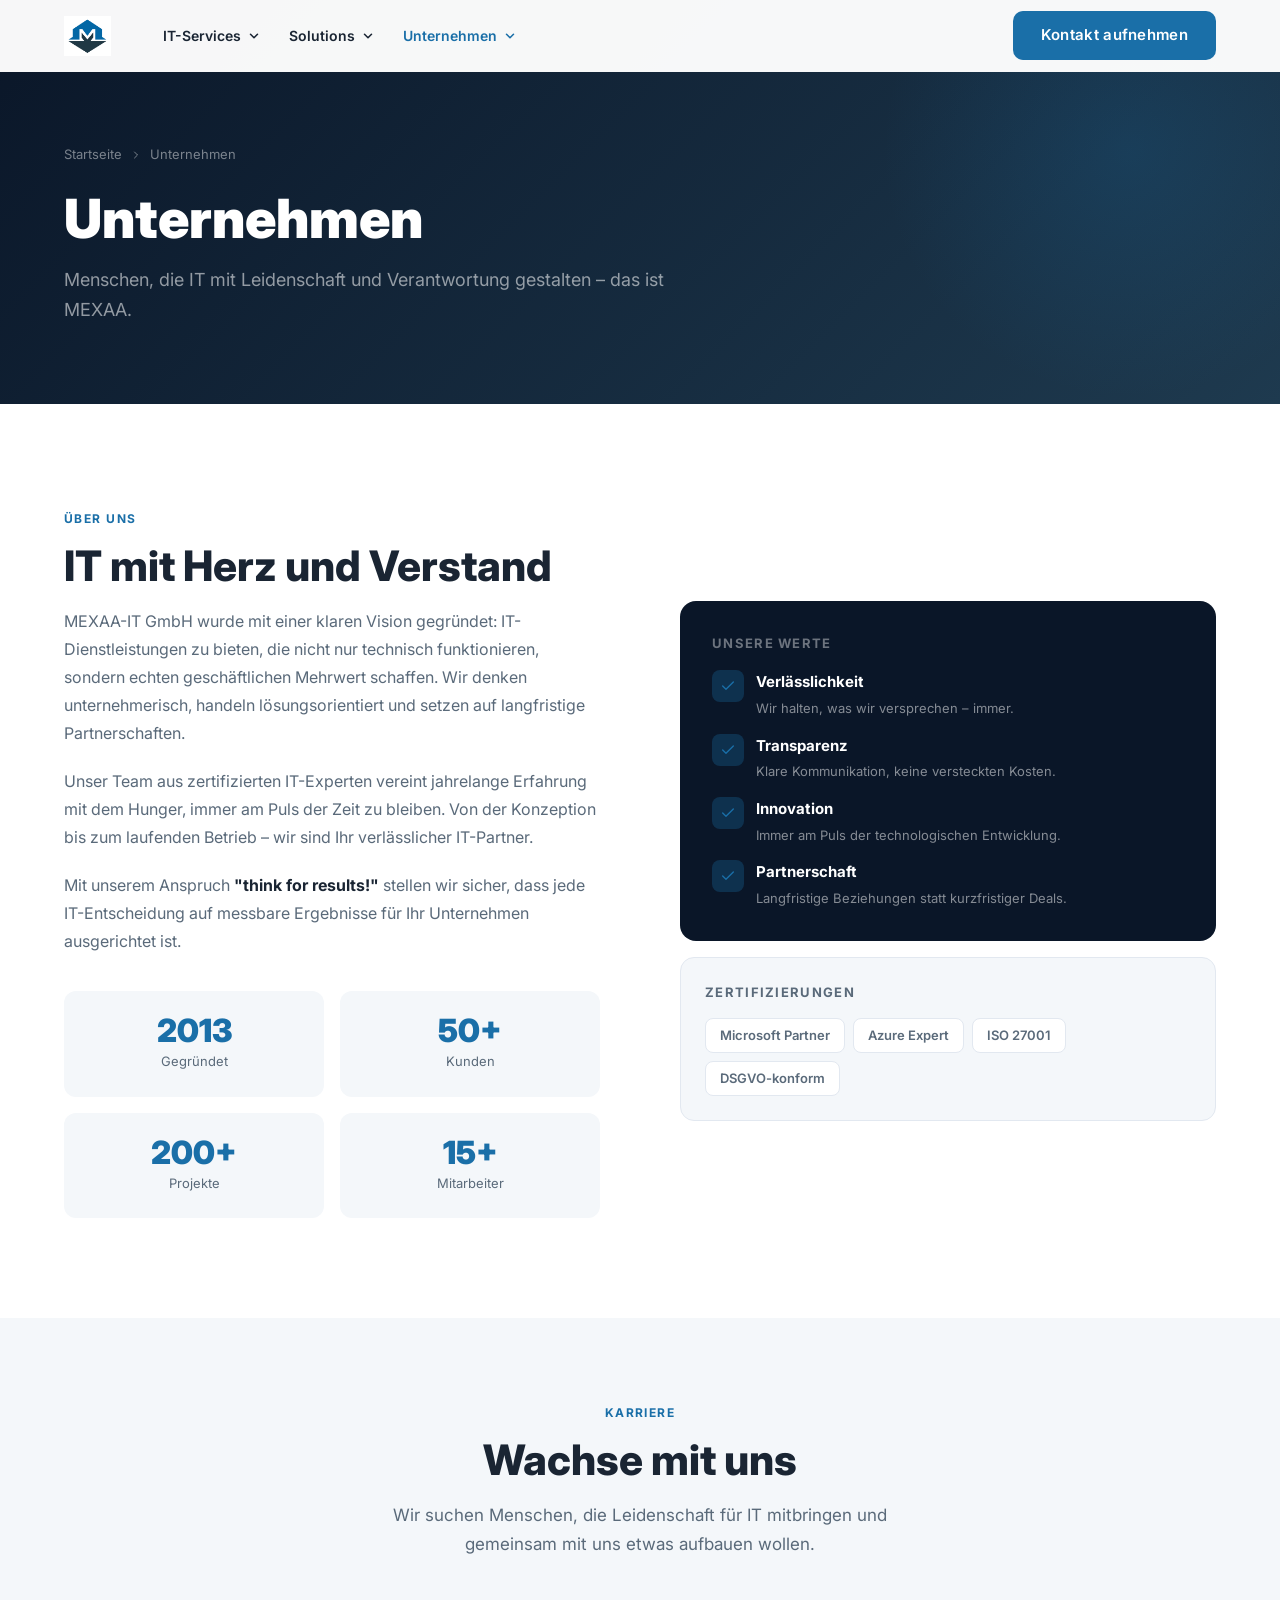
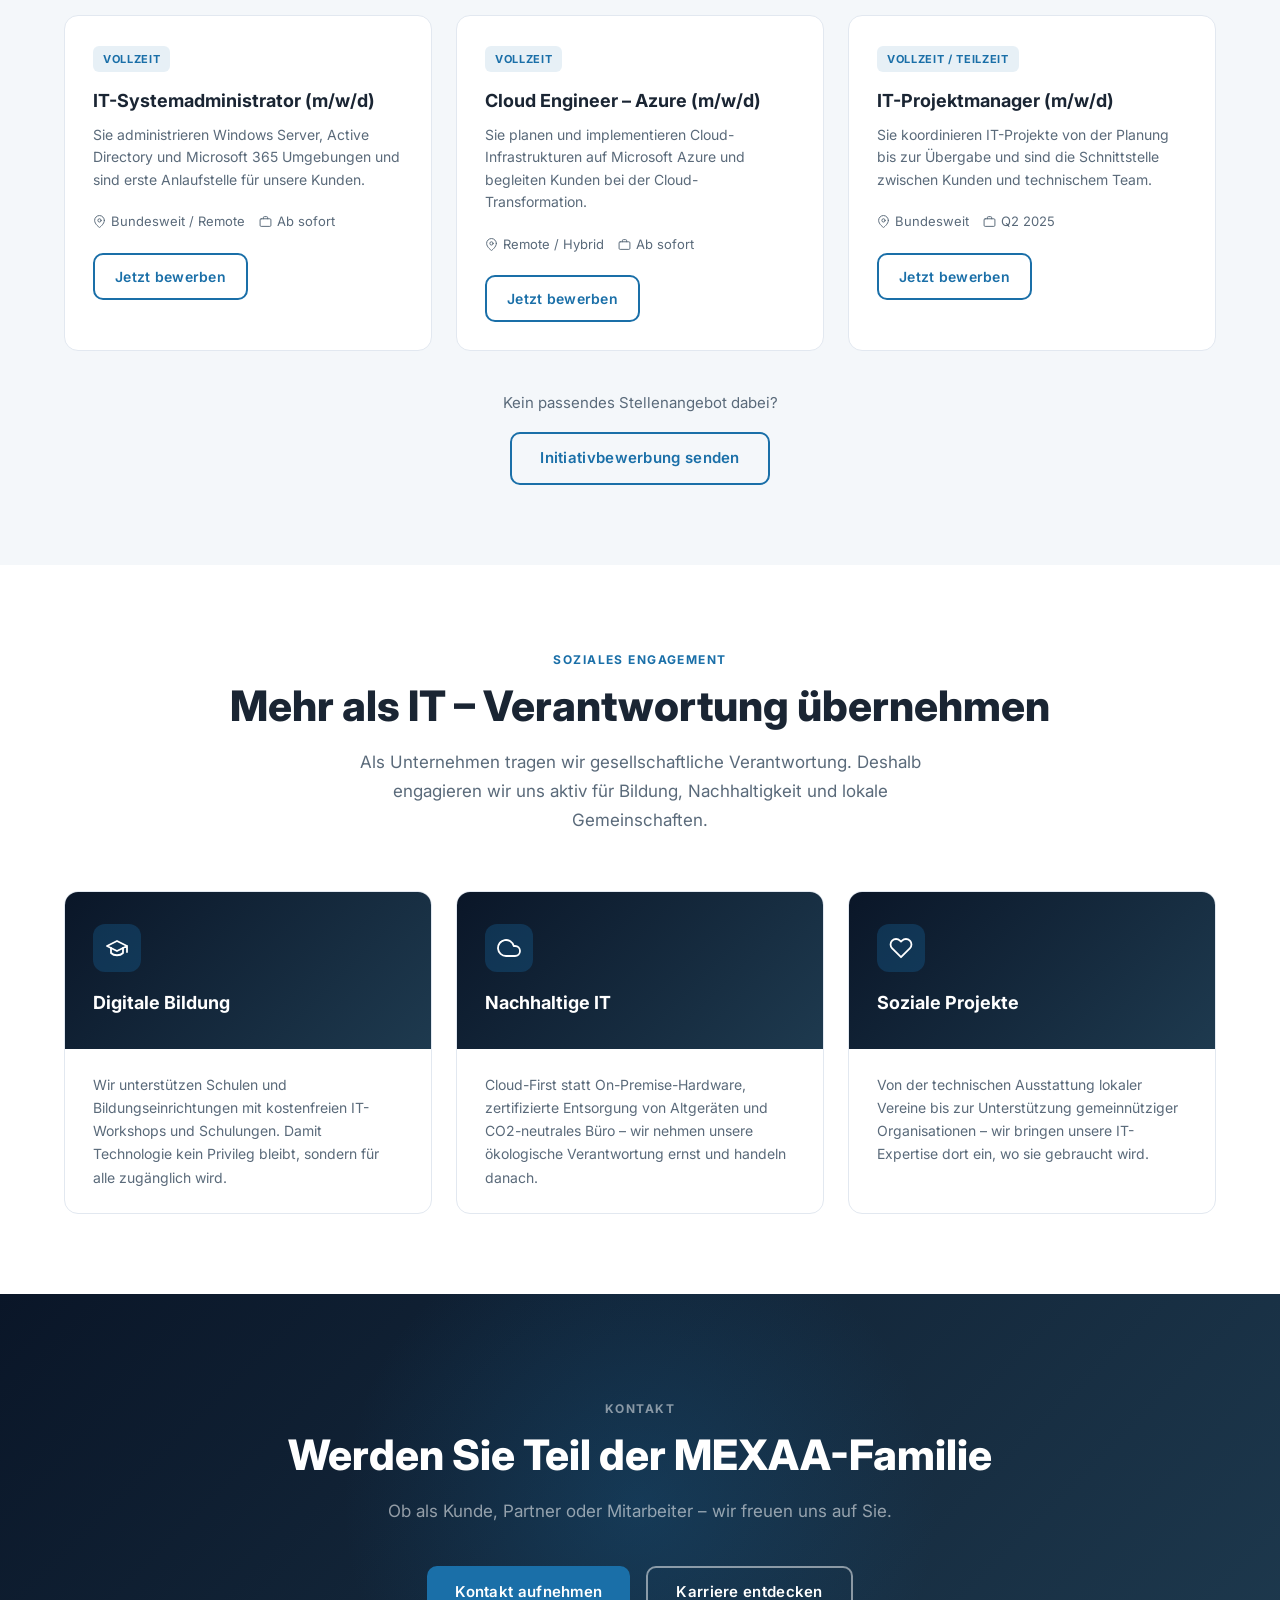
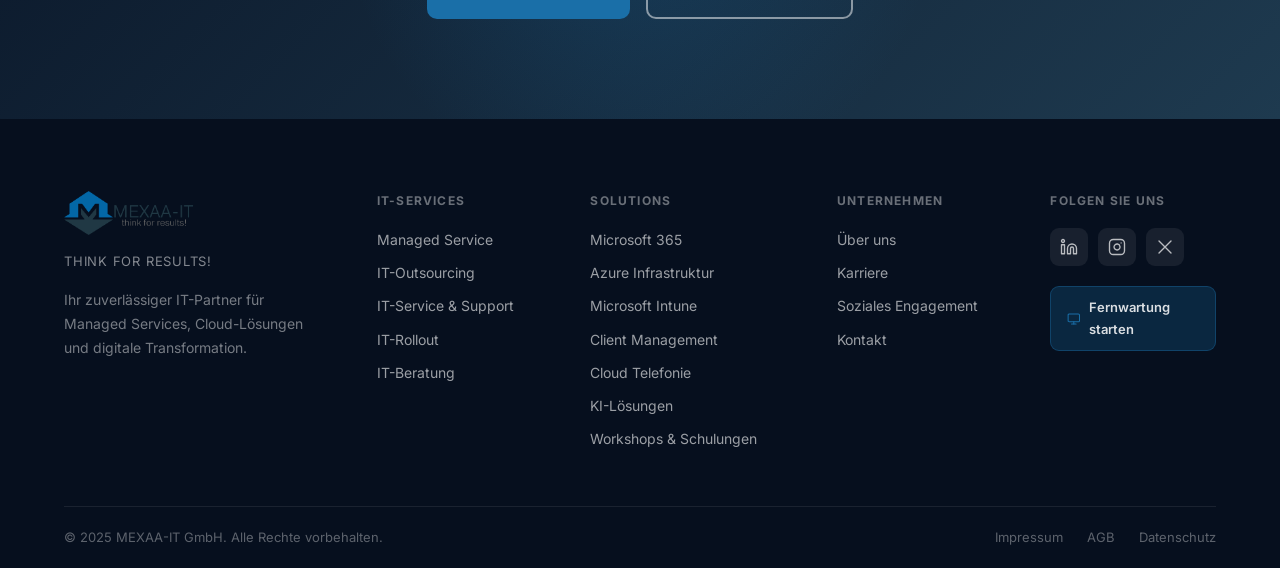
<file: unternehmen.html>
<!DOCTYPE html>
<html lang="de">
<head>
  <meta charset="UTF-8" />
  <meta name="viewport" content="width=device-width, initial-scale=1.0" />
  <title>Unternehmen – MEXAA-IT GmbH</title>
  <meta name="description" content="Erfahren Sie mehr über MEXAA-IT GmbH – unser Team, unsere Karrieremöglichkeiten und unser soziales Engagement." />
  <link rel="preconnect" href="https://fonts.googleapis.com" />
  <link rel="preconnect" href="https://fonts.gstatic.com" crossorigin />
  <link href="https://fonts.googleapis.com/css2?family=Inter:wght@400;500;600;700;800;900&display=swap" rel="stylesheet" />
  <link rel="stylesheet" href="style.css" />
</head>
<body>

<!-- NAV -->
<nav class="nav" id="main-nav">
  <div class="nav__inner">
    <a class="nav__logo" href="index.html"><img src="mexa.logo1.jpg" alt="MEXAA-IT GmbH" /></a>
    <div class="nav__links">
      <div class="nav__item">
        <button class="nav__btn">IT-Services <svg xmlns="http://www.w3.org/2000/svg" viewBox="0 0 16 16" fill="none" stroke="currentColor" stroke-width="1.8" stroke-linecap="round" stroke-linejoin="round"><path d="M4 6l4 4 4-4"/></svg></button>
        <div class="nav__dropdown">
          <a class="nav__drop-item" href="it-services.html#managed-service"><span class="nav__drop-icon"><svg xmlns="http://www.w3.org/2000/svg" viewBox="0 0 24 24" fill="none" stroke="currentColor" stroke-width="1.8" stroke-linecap="round" stroke-linejoin="round"><rect x="2" y="3" width="20" height="5" rx="1"/><rect x="2" y="10" width="20" height="5" rx="1"/><rect x="2" y="17" width="20" height="5" rx="1"/></svg></span>Managed Service</a>
          <a class="nav__drop-item" href="it-services.html#it-outsourcing"><span class="nav__drop-icon"><svg xmlns="http://www.w3.org/2000/svg" viewBox="0 0 24 24" fill="none" stroke="currentColor" stroke-width="1.8" stroke-linecap="round" stroke-linejoin="round"><path d="M17 21v-2a4 4 0 0 0-4-4H5a4 4 0 0 0-4 4v2"/><circle cx="9" cy="7" r="4"/></svg></span>IT-Outsourcing</a>
          <a class="nav__drop-item" href="it-services.html#it-service-support"><span class="nav__drop-icon"><svg xmlns="http://www.w3.org/2000/svg" viewBox="0 0 24 24" fill="none" stroke="currentColor" stroke-width="1.8" stroke-linecap="round" stroke-linejoin="round"><path d="M21 15a2 2 0 0 1-2 2H7l-4 4V5a2 2 0 0 1 2-2h14a2 2 0 0 1 2 2z"/></svg></span>IT-Service &amp; Support</a>
          <a class="nav__drop-item" href="it-services.html#it-rollout"><span class="nav__drop-icon"><svg xmlns="http://www.w3.org/2000/svg" viewBox="0 0 24 24" fill="none" stroke="currentColor" stroke-width="1.8" stroke-linecap="round" stroke-linejoin="round"><rect x="1" y="3" width="15" height="13" rx="1"/><path d="M16 8h4l3 3v5h-7V8z"/></svg></span>IT-Rollout</a>
          <a class="nav__drop-item" href="it-services.html#it-beratung"><span class="nav__drop-icon"><svg xmlns="http://www.w3.org/2000/svg" viewBox="0 0 24 24" fill="none" stroke="currentColor" stroke-width="1.8" stroke-linecap="round" stroke-linejoin="round"><circle cx="12" cy="12" r="10"/><path d="M12 16v-4"/><path d="M12 8h.01"/></svg></span>IT-Beratung</a>
        </div>
      </div>
      <div class="nav__item">
        <button class="nav__btn">Solutions <svg xmlns="http://www.w3.org/2000/svg" viewBox="0 0 16 16" fill="none" stroke="currentColor" stroke-width="1.8" stroke-linecap="round" stroke-linejoin="round"><path d="M4 6l4 4 4-4"/></svg></button>
        <div class="nav__dropdown" style="min-width:280px">
          <a class="nav__drop-item" href="solutions.html#microsoft-365"><span class="nav__drop-icon"><svg xmlns="http://www.w3.org/2000/svg" viewBox="0 0 24 24" fill="none" stroke="currentColor" stroke-width="1.8" stroke-linecap="round" stroke-linejoin="round"><rect x="3" y="3" width="7" height="7"/><rect x="14" y="3" width="7" height="7"/><rect x="3" y="14" width="7" height="7"/><rect x="14" y="14" width="7" height="7"/></svg></span>Microsoft 365</a>
          <a class="nav__drop-item" href="solutions.html#azure"><span class="nav__drop-icon"><svg xmlns="http://www.w3.org/2000/svg" viewBox="0 0 24 24" fill="none" stroke="currentColor" stroke-width="1.8" stroke-linecap="round" stroke-linejoin="round"><path d="M18 10h-1.26A8 8 0 1 0 9 20h9a5 5 0 0 0 0-10z"/></svg></span>Azure Infrastruktur</a>
          <a class="nav__drop-item" href="solutions.html#intune"><span class="nav__drop-icon"><svg xmlns="http://www.w3.org/2000/svg" viewBox="0 0 24 24" fill="none" stroke="currentColor" stroke-width="1.8" stroke-linecap="round" stroke-linejoin="round"><path d="M12 22s8-4 8-10V5l-8-3-8 3v7c0 6 8 10 8 10z"/></svg></span>Microsoft Intune</a>
          <a class="nav__drop-item" href="solutions.html#client-management"><span class="nav__drop-icon"><svg xmlns="http://www.w3.org/2000/svg" viewBox="0 0 24 24" fill="none" stroke="currentColor" stroke-width="1.8" stroke-linecap="round" stroke-linejoin="round"><rect x="2" y="3" width="20" height="14" rx="2"/></svg></span>Client Management</a>
          <a class="nav__drop-item" href="solutions.html#cloud-telefonie"><span class="nav__drop-icon"><svg xmlns="http://www.w3.org/2000/svg" viewBox="0 0 24 24" fill="none" stroke="currentColor" stroke-width="1.8" stroke-linecap="round" stroke-linejoin="round"><path d="M22 16.92v3a2 2 0 0 1-2.18 2 19.79 19.79 0 0 1-8.63-3.07"/></svg></span>Cloud Telefonie</a>
          <a class="nav__drop-item" href="solutions.html#ki-loesungen"><span class="nav__drop-icon"><svg xmlns="http://www.w3.org/2000/svg" viewBox="0 0 24 24" fill="none" stroke="currentColor" stroke-width="1.8" stroke-linecap="round" stroke-linejoin="round"><path d="M9.09 9a3 3 0 0 1 5.83 1c0 2-3 3-3 3"/><circle cx="12" cy="12" r="10"/></svg></span>KI-Lösungen</a>
          <a class="nav__drop-item" href="solutions.html#workshops"><span class="nav__drop-icon"><svg xmlns="http://www.w3.org/2000/svg" viewBox="0 0 24 24" fill="none" stroke="currentColor" stroke-width="1.8" stroke-linecap="round" stroke-linejoin="round"><path d="M22 10v6M2 10l10-5 10 5-10 5z"/></svg></span>Workshops &amp; Schulungen</a>
        </div>
      </div>
      <div class="nav__item active">
        <button class="nav__btn">Unternehmen <svg xmlns="http://www.w3.org/2000/svg" viewBox="0 0 16 16" fill="none" stroke="currentColor" stroke-width="1.8" stroke-linecap="round" stroke-linejoin="round"><path d="M4 6l4 4 4-4"/></svg></button>
        <div class="nav__dropdown">
          <a class="nav__drop-item" href="#ueber-uns"><span class="nav__drop-icon"><svg xmlns="http://www.w3.org/2000/svg" viewBox="0 0 24 24" fill="none" stroke="currentColor" stroke-width="1.8" stroke-linecap="round" stroke-linejoin="round"><path d="M3 9l9-7 9 7v11a2 2 0 0 1-2 2H5a2 2 0 0 1-2-2z"/><polyline points="9 22 9 12 15 12 15 22"/></svg></span>Über uns</a>
          <a class="nav__drop-item" href="#karriere"><span class="nav__drop-icon"><svg xmlns="http://www.w3.org/2000/svg" viewBox="0 0 24 24" fill="none" stroke="currentColor" stroke-width="1.8" stroke-linecap="round" stroke-linejoin="round"><rect x="2" y="7" width="20" height="14" rx="2"/><path d="M16 7V5a2 2 0 0 0-2-2h-4a2 2 0 0 0-2 2v2"/></svg></span>Karriere</a>
          <a class="nav__drop-item" href="#engagement"><span class="nav__drop-icon"><svg xmlns="http://www.w3.org/2000/svg" viewBox="0 0 24 24" fill="none" stroke="currentColor" stroke-width="1.8" stroke-linecap="round" stroke-linejoin="round"><path d="M20.84 4.61a5.5 5.5 0 0 0-7.78 0L12 5.67l-1.06-1.06a5.5 5.5 0 0 0-7.78 7.78l1.06 1.06L12 21.23l7.78-7.78 1.06-1.06a5.5 5.5 0 0 0 0-7.78z"/></svg></span>Soziales Engagement</a>
          <a class="nav__drop-item" href="kontakt.html"><span class="nav__drop-icon"><svg xmlns="http://www.w3.org/2000/svg" viewBox="0 0 24 24" fill="none" stroke="currentColor" stroke-width="1.8" stroke-linecap="round" stroke-linejoin="round"><path d="M4 4h16c1.1 0 2 .9 2 2v12c0 1.1-.9 2-2 2H4c-1.1 0-2-.9-2-2V6c0-1.1.9-2 2-2z"/></svg></span>Kontakt</a>
        </div>
      </div>
    </div>
    <div class="nav__cta"><a href="kontakt.html" class="btn btn-primary">Kontakt aufnehmen</a></div>
    <button class="nav__hamburger" aria-label="Menü"><span></span><span></span><span></span></button>
  </div>
</nav>
<div class="nav__mobile">
  <div class="nav__mob-section"><div class="nav__mob-title">IT-Services</div><a class="nav__mob-link" href="it-services.html#managed-service">Managed Service</a><a class="nav__mob-link" href="it-services.html#it-outsourcing">IT-Outsourcing</a><a class="nav__mob-link" href="it-services.html#it-service-support">IT-Service &amp; Support</a><a class="nav__mob-link" href="it-services.html#it-rollout">IT-Rollout</a><a class="nav__mob-link" href="it-services.html#it-beratung">IT-Beratung</a></div>
  <div class="nav__mob-section"><div class="nav__mob-title">Solutions</div><a class="nav__mob-link" href="solutions.html#microsoft-365">Microsoft 365</a><a class="nav__mob-link" href="solutions.html#azure">Azure Infrastruktur</a><a class="nav__mob-link" href="solutions.html#intune">Microsoft Intune</a><a class="nav__mob-link" href="solutions.html#client-management">Client Management</a><a class="nav__mob-link" href="solutions.html#cloud-telefonie">Cloud Telefonie</a><a class="nav__mob-link" href="solutions.html#ki-loesungen">KI-Lösungen</a><a class="nav__mob-link" href="solutions.html#workshops">Workshops &amp; Schulungen</a></div>
  <div class="nav__mob-section"><div class="nav__mob-title">Unternehmen</div><a class="nav__mob-link" href="#ueber-uns">Über uns</a><a class="nav__mob-link" href="#karriere">Karriere</a><a class="nav__mob-link" href="#engagement">Soziales Engagement</a><a class="nav__mob-link" href="kontakt.html">Kontakt</a></div>
  <div class="nav__mob-cta"><a href="kontakt.html" class="btn btn-primary">Kontakt aufnehmen</a></div>
</div>

<!-- PAGE HERO -->
<section class="page-hero">
  <div class="container" style="position:relative;z-index:2">
    <div class="page-hero__breadcrumb">
      <a href="index.html">Startseite</a>
      <svg xmlns="http://www.w3.org/2000/svg" viewBox="0 0 24 24" fill="none" stroke="currentColor" stroke-width="2" stroke-linecap="round" stroke-linejoin="round"><path d="m9 18 6-6-6-6"/></svg>
      Unternehmen
    </div>
    <h1 class="page-hero__title">Unternehmen</h1>
    <p class="page-hero__sub">Menschen, die IT mit Leidenschaft und Verantwortung gestalten – das ist MEXAA.</p>
  </div>
</section>

<!-- ÜBER UNS -->
<section id="ueber-uns">
  <div class="container">
    <div class="about-grid">
      <div class="fade-up">
        <span class="section-label">Über uns</span>
        <h2 class="section-title">IT mit Herz und Verstand</h2>
        <p style="font-size:16px;color:var(--clr-text-muted);line-height:1.75;margin-bottom:20px">MEXAA-IT GmbH wurde mit einer klaren Vision gegründet: IT-Dienstleistungen zu bieten, die nicht nur technisch funktionieren, sondern echten geschäftlichen Mehrwert schaffen. Wir denken unternehmerisch, handeln lösungsorientiert und setzen auf langfristige Partnerschaften.</p>
        <p style="font-size:16px;color:var(--clr-text-muted);line-height:1.75;margin-bottom:20px">Unser Team aus zertifizierten IT-Experten vereint jahrelange Erfahrung mit dem Hunger, immer am Puls der Zeit zu bleiben. Von der Konzeption bis zum laufenden Betrieb – wir sind Ihr verlässlicher IT-Partner.</p>
        <p style="font-size:16px;color:var(--clr-text-muted);line-height:1.75">Mit unserem Anspruch <strong style="color:var(--clr-text)">"think for results!"</strong> stellen wir sicher, dass jede IT-Entscheidung auf messbare Ergebnisse für Ihr Unternehmen ausgerichtet ist.</p>
        <div class="about-stats">
          <div class="about-stat"><div class="about-stat__num">2013</div><div class="about-stat__label">Gegründet</div></div>
          <div class="about-stat"><div class="about-stat__num">50+</div><div class="about-stat__label">Kunden</div></div>
          <div class="about-stat"><div class="about-stat__num">200+</div><div class="about-stat__label">Projekte</div></div>
          <div class="about-stat"><div class="about-stat__num">15+</div><div class="about-stat__label">Mitarbeiter</div></div>
        </div>
      </div>
      <div class="fade-up" style="display:flex;flex-direction:column;gap:16px">
        <div style="background:var(--clr-hero);border-radius:16px;padding:32px;color:#fff">
          <div style="font-size:13px;font-weight:700;letter-spacing:.1em;text-transform:uppercase;color:rgba(255,255,255,.4);margin-bottom:16px">Unsere Werte</div>
          <div style="display:flex;flex-direction:column;gap:14px">
            <div style="display:flex;align-items:flex-start;gap:12px">
              <div style="width:32px;height:32px;border-radius:8px;background:rgba(26,111,168,.3);display:flex;align-items:center;justify-content:center;flex-shrink:0">
                <svg xmlns="http://www.w3.org/2000/svg" width="16" height="16" viewBox="0 0 24 24" fill="none" stroke="#1a6fa8" stroke-width="2" stroke-linecap="round" stroke-linejoin="round"><polyline points="20 6 9 17 4 12"/></svg>
              </div>
              <div><div style="font-size:15px;font-weight:700;color:#fff;margin-bottom:3px">Verlässlichkeit</div><div style="font-size:13px;color:rgba(255,255,255,.5)">Wir halten, was wir versprechen – immer.</div></div>
            </div>
            <div style="display:flex;align-items:flex-start;gap:12px">
              <div style="width:32px;height:32px;border-radius:8px;background:rgba(26,111,168,.3);display:flex;align-items:center;justify-content:center;flex-shrink:0">
                <svg xmlns="http://www.w3.org/2000/svg" width="16" height="16" viewBox="0 0 24 24" fill="none" stroke="#1a6fa8" stroke-width="2" stroke-linecap="round" stroke-linejoin="round"><polyline points="20 6 9 17 4 12"/></svg>
              </div>
              <div><div style="font-size:15px;font-weight:700;color:#fff;margin-bottom:3px">Transparenz</div><div style="font-size:13px;color:rgba(255,255,255,.5)">Klare Kommunikation, keine versteckten Kosten.</div></div>
            </div>
            <div style="display:flex;align-items:flex-start;gap:12px">
              <div style="width:32px;height:32px;border-radius:8px;background:rgba(26,111,168,.3);display:flex;align-items:center;justify-content:center;flex-shrink:0">
                <svg xmlns="http://www.w3.org/2000/svg" width="16" height="16" viewBox="0 0 24 24" fill="none" stroke="#1a6fa8" stroke-width="2" stroke-linecap="round" stroke-linejoin="round"><polyline points="20 6 9 17 4 12"/></svg>
              </div>
              <div><div style="font-size:15px;font-weight:700;color:#fff;margin-bottom:3px">Innovation</div><div style="font-size:13px;color:rgba(255,255,255,.5)">Immer am Puls der technologischen Entwicklung.</div></div>
            </div>
            <div style="display:flex;align-items:flex-start;gap:12px">
              <div style="width:32px;height:32px;border-radius:8px;background:rgba(26,111,168,.3);display:flex;align-items:center;justify-content:center;flex-shrink:0">
                <svg xmlns="http://www.w3.org/2000/svg" width="16" height="16" viewBox="0 0 24 24" fill="none" stroke="#1a6fa8" stroke-width="2" stroke-linecap="round" stroke-linejoin="round"><polyline points="20 6 9 17 4 12"/></svg>
              </div>
              <div><div style="font-size:15px;font-weight:700;color:#fff;margin-bottom:3px">Partnerschaft</div><div style="font-size:13px;color:rgba(255,255,255,.5)">Langfristige Beziehungen statt kurzfristiger Deals.</div></div>
            </div>
          </div>
        </div>
        <div style="background:var(--clr-bg-alt);border:1px solid var(--clr-border);border-radius:14px;padding:24px">
          <div style="font-size:13px;font-weight:700;letter-spacing:.1em;text-transform:uppercase;color:var(--clr-text-muted);margin-bottom:14px">Zertifizierungen</div>
          <div style="display:flex;flex-wrap:wrap;gap:8px">
            <span style="padding:6px 14px;border-radius:8px;background:#fff;border:1px solid var(--clr-border);font-size:13px;font-weight:600;color:var(--clr-text-muted)">Microsoft Partner</span>
            <span style="padding:6px 14px;border-radius:8px;background:#fff;border:1px solid var(--clr-border);font-size:13px;font-weight:600;color:var(--clr-text-muted)">Azure Expert</span>
            <span style="padding:6px 14px;border-radius:8px;background:#fff;border:1px solid var(--clr-border);font-size:13px;font-weight:600;color:var(--clr-text-muted)">ISO 27001</span>
            <span style="padding:6px 14px;border-radius:8px;background:#fff;border:1px solid var(--clr-border);font-size:13px;font-weight:600;color:var(--clr-text-muted)">DSGVO-konform</span>
          </div>
        </div>
      </div>
    </div>
  </div>
</section>

<!-- KARRIERE -->
<section class="jobs-section" id="karriere">
  <div class="container">
    <div class="cards-header fade-up">
      <span class="section-label">Karriere</span>
      <h2 class="section-title">Wachse mit uns</h2>
      <p class="section-sub">Wir suchen Menschen, die Leidenschaft für IT mitbringen und gemeinsam mit uns etwas aufbauen wollen.</p>
    </div>
    <div class="jobs-grid">
      <div class="job-card fade-up">
        <span class="job-card__tag">Vollzeit</span>
        <h3 class="job-card__title">IT-Systemadministrator (m/w/d)</h3>
        <p class="job-card__desc">Sie administrieren Windows Server, Active Directory und Microsoft 365 Umgebungen und sind erste Anlaufstelle für unsere Kunden.</p>
        <div class="job-card__meta">
          <span>
            <svg xmlns="http://www.w3.org/2000/svg" viewBox="0 0 24 24" fill="none" stroke="currentColor" stroke-width="1.8" stroke-linecap="round" stroke-linejoin="round"><path d="M21 10c0 7-9 13-9 13s-9-6-9-13a9 9 0 0 1 18 0z"/><circle cx="12" cy="10" r="3"/></svg>
            Bundesweit / Remote
          </span>
          <span>
            <svg xmlns="http://www.w3.org/2000/svg" viewBox="0 0 24 24" fill="none" stroke="currentColor" stroke-width="1.8" stroke-linecap="round" stroke-linejoin="round"><rect x="2" y="7" width="20" height="14" rx="2"/><path d="M16 7V5a2 2 0 0 0-2-2h-4a2 2 0 0 0-2 2v2"/></svg>
            Ab sofort
          </span>
        </div>
        <a href="kontakt.html" class="btn btn-outline-dark" style="font-size:14px;padding:10px 20px">Jetzt bewerben</a>
      </div>

      <div class="job-card fade-up">
        <span class="job-card__tag">Vollzeit</span>
        <h3 class="job-card__title">Cloud Engineer – Azure (m/w/d)</h3>
        <p class="job-card__desc">Sie planen und implementieren Cloud-Infrastrukturen auf Microsoft Azure und begleiten Kunden bei der Cloud-Transformation.</p>
        <div class="job-card__meta">
          <span>
            <svg xmlns="http://www.w3.org/2000/svg" viewBox="0 0 24 24" fill="none" stroke="currentColor" stroke-width="1.8" stroke-linecap="round" stroke-linejoin="round"><path d="M21 10c0 7-9 13-9 13s-9-6-9-13a9 9 0 0 1 18 0z"/><circle cx="12" cy="10" r="3"/></svg>
            Remote / Hybrid
          </span>
          <span>
            <svg xmlns="http://www.w3.org/2000/svg" viewBox="0 0 24 24" fill="none" stroke="currentColor" stroke-width="1.8" stroke-linecap="round" stroke-linejoin="round"><rect x="2" y="7" width="20" height="14" rx="2"/><path d="M16 7V5a2 2 0 0 0-2-2h-4a2 2 0 0 0-2 2v2"/></svg>
            Ab sofort
          </span>
        </div>
        <a href="kontakt.html" class="btn btn-outline-dark" style="font-size:14px;padding:10px 20px">Jetzt bewerben</a>
      </div>

      <div class="job-card fade-up">
        <span class="job-card__tag">Vollzeit / Teilzeit</span>
        <h3 class="job-card__title">IT-Projektmanager (m/w/d)</h3>
        <p class="job-card__desc">Sie koordinieren IT-Projekte von der Planung bis zur Übergabe und sind die Schnittstelle zwischen Kunden und technischem Team.</p>
        <div class="job-card__meta">
          <span>
            <svg xmlns="http://www.w3.org/2000/svg" viewBox="0 0 24 24" fill="none" stroke="currentColor" stroke-width="1.8" stroke-linecap="round" stroke-linejoin="round"><path d="M21 10c0 7-9 13-9 13s-9-6-9-13a9 9 0 0 1 18 0z"/><circle cx="12" cy="10" r="3"/></svg>
            Bundesweit
          </span>
          <span>
            <svg xmlns="http://www.w3.org/2000/svg" viewBox="0 0 24 24" fill="none" stroke="currentColor" stroke-width="1.8" stroke-linecap="round" stroke-linejoin="round"><rect x="2" y="7" width="20" height="14" rx="2"/><path d="M16 7V5a2 2 0 0 0-2-2h-4a2 2 0 0 0-2 2v2"/></svg>
            Q2 2025
          </span>
        </div>
        <a href="kontakt.html" class="btn btn-outline-dark" style="font-size:14px;padding:10px 20px">Jetzt bewerben</a>
      </div>
    </div>

    <div style="text-align:center;margin-top:40px">
      <p style="font-size:15px;color:var(--clr-text-muted);margin-bottom:16px">Kein passendes Stellenangebot dabei?</p>
      <a href="kontakt.html" class="btn btn-outline-dark">Initiativbewerbung senden</a>
    </div>
  </div>
</section>

<!-- SOZIALES ENGAGEMENT -->
<section class="engagement-section" id="engagement">
  <div class="container">
    <div class="cards-header fade-up">
      <span class="section-label">Soziales Engagement</span>
      <h2 class="section-title">Mehr als IT – Verantwortung übernehmen</h2>
      <p class="section-sub">Als Unternehmen tragen wir gesellschaftliche Verantwortung. Deshalb engagieren wir uns aktiv für Bildung, Nachhaltigkeit und lokale Gemeinschaften.</p>
    </div>
    <div class="engagement-grid">
      <div class="engage-card fade-up">
        <div class="engage-card__top">
          <div class="engage-card__icon">
            <svg xmlns="http://www.w3.org/2000/svg" viewBox="0 0 24 24" fill="none" stroke="currentColor" stroke-width="1.8" stroke-linecap="round" stroke-linejoin="round"><path d="M22 10v6M2 10l10-5 10 5-10 5z"/><path d="M6 12v5c3 3 9 3 12 0v-5"/></svg>
          </div>
          <h3 class="engage-card__title">Digitale Bildung</h3>
        </div>
        <div class="engage-card__body">
          <p class="engage-card__text">Wir unterstützen Schulen und Bildungseinrichtungen mit kostenfreien IT-Workshops und Schulungen. Damit Technologie kein Privileg bleibt, sondern für alle zugänglich wird.</p>
        </div>
      </div>

      <div class="engage-card fade-up">
        <div class="engage-card__top">
          <div class="engage-card__icon">
            <svg xmlns="http://www.w3.org/2000/svg" viewBox="0 0 24 24" fill="none" stroke="currentColor" stroke-width="1.8" stroke-linecap="round" stroke-linejoin="round"><path d="M18 10h-1.26A8 8 0 1 0 9 20h9a5 5 0 0 0 0-10z"/></svg>
          </div>
          <h3 class="engage-card__title">Nachhaltige IT</h3>
        </div>
        <div class="engage-card__body">
          <p class="engage-card__text">Cloud-First statt On-Premise-Hardware, zertifizierte Entsorgung von Altgeräten und CO2-neutrales Büro – wir nehmen unsere ökologische Verantwortung ernst und handeln danach.</p>
        </div>
      </div>

      <div class="engage-card fade-up">
        <div class="engage-card__top">
          <div class="engage-card__icon">
            <svg xmlns="http://www.w3.org/2000/svg" viewBox="0 0 24 24" fill="none" stroke="currentColor" stroke-width="1.8" stroke-linecap="round" stroke-linejoin="round"><path d="M20.84 4.61a5.5 5.5 0 0 0-7.78 0L12 5.67l-1.06-1.06a5.5 5.5 0 0 0-7.78 7.78l1.06 1.06L12 21.23l7.78-7.78 1.06-1.06a5.5 5.5 0 0 0 0-7.78z"/></svg>
          </div>
          <h3 class="engage-card__title">Soziale Projekte</h3>
        </div>
        <div class="engage-card__body">
          <p class="engage-card__text">Von der technischen Ausstattung lokaler Vereine bis zur Unterstützung gemeinnütziger Organisationen – wir bringen unsere IT-Expertise dort ein, wo sie gebraucht wird.</p>
        </div>
      </div>
    </div>
  </div>
</section>

<!-- CTA -->
<section class="cta-section">
  <div class="container" style="position:relative;z-index:2">
    <span class="section-label">Kontakt</span>
    <h2 class="section-title">Werden Sie Teil der MEXAA-Familie</h2>
    <p class="section-sub">Ob als Kunde, Partner oder Mitarbeiter – wir freuen uns auf Sie.</p>
    <div class="cta-actions">
      <a href="kontakt.html" class="btn btn-primary">Kontakt aufnehmen</a>
      <a href="unternehmen.html#karriere" class="btn btn-outline">Karriere entdecken</a>
    </div>
  </div>
</section>

<!-- FOOTER -->
<footer class="footer">
  <div class="container">
    <div class="footer__grid">
      <div class="footer__brand"><img src="mexa.logo2.png" alt="MEXAA-IT GmbH" /><div class="footer__tagline">think for results!</div><p class="footer__desc">Ihr zuverlässiger IT-Partner für Managed Services, Cloud-Lösungen und digitale Transformation.</p></div>
      <div><div class="footer__col-title">IT-Services</div><div class="footer__links"><a href="it-services.html#managed-service">Managed Service</a><a href="it-services.html#it-outsourcing">IT-Outsourcing</a><a href="it-services.html#it-service-support">IT-Service &amp; Support</a><a href="it-services.html#it-rollout">IT-Rollout</a><a href="it-services.html#it-beratung">IT-Beratung</a></div></div>
      <div><div class="footer__col-title">Solutions</div><div class="footer__links"><a href="solutions.html#microsoft-365">Microsoft 365</a><a href="solutions.html#azure">Azure Infrastruktur</a><a href="solutions.html#intune">Microsoft Intune</a><a href="solutions.html#client-management">Client Management</a><a href="solutions.html#cloud-telefonie">Cloud Telefonie</a><a href="solutions.html#ki-loesungen">KI-Lösungen</a><a href="solutions.html#workshops">Workshops &amp; Schulungen</a></div></div>
      <div><div class="footer__col-title">Unternehmen</div><div class="footer__links"><a href="#ueber-uns">Über uns</a><a href="#karriere">Karriere</a><a href="#engagement">Soziales Engagement</a><a href="kontakt.html">Kontakt</a></div></div>
      <div><div class="footer__col-title">Folgen Sie uns</div><div class="footer__social"><a href="#" class="footer__soc-btn" aria-label="LinkedIn"><svg xmlns="http://www.w3.org/2000/svg" viewBox="0 0 24 24" fill="none" stroke="currentColor" stroke-width="1.8" stroke-linecap="round" stroke-linejoin="round"><path d="M16 8a6 6 0 0 1 6 6v7h-4v-7a2 2 0 0 0-2-2 2 2 0 0 0-2 2v7h-4v-7a6 6 0 0 1 6-6z"/><rect x="2" y="9" width="4" height="12"/><circle cx="4" cy="4" r="2"/></svg></a><a href="#" class="footer__soc-btn" aria-label="Instagram"><svg xmlns="http://www.w3.org/2000/svg" viewBox="0 0 24 24" fill="none" stroke="currentColor" stroke-width="1.8" stroke-linecap="round" stroke-linejoin="round"><rect x="2" y="2" width="20" height="20" rx="5"/><path d="M16 11.37A4 4 0 1 1 12.63 8 4 4 0 0 1 16 11.37z"/><line x1="17.5" y1="6.5" x2="17.51" y2="6.5"/></svg></a><a href="#" class="footer__soc-btn" aria-label="Twitter/X"><svg xmlns="http://www.w3.org/2000/svg" viewBox="0 0 24 24" fill="none" stroke="currentColor" stroke-width="1.8" stroke-linecap="round" stroke-linejoin="round"><path d="M4 4l16 16M4 20L20 4"/></svg></a></div><a href="#" class="footer__remote"><svg xmlns="http://www.w3.org/2000/svg" viewBox="0 0 24 24" fill="none" stroke="currentColor" stroke-width="1.8" stroke-linecap="round" stroke-linejoin="round"><rect x="2" y="3" width="20" height="14" rx="2"/><path d="M8 21h8"/><path d="M12 17v4"/></svg>Fernwartung starten</a></div>
    </div>
    <div class="footer__bottom"><div class="footer__copy">&copy; 2025 MEXAA-IT GmbH. Alle Rechte vorbehalten.</div><div class="footer__legal"><a href="#">Impressum</a><a href="#">AGB</a><a href="#">Datenschutz</a></div></div>
  </div>
</footer>

<script src="script.js"></script>
</body>
</html>
</file>
<file: style.css>
/* ============================================================
   MEXAA-IT GmbH — Global Stylesheet
   ============================================================ */

/* ---------- CSS Custom Properties ---------- */
:root {
  --clr-primary:   #1a6fa8;
  --clr-primary-d: #155d8f;
  --clr-dark:      #1e3a4f;
  --clr-hero:      #0a1628;
  --clr-footer:    #060f1e;
  --clr-bg:        #ffffff;
  --clr-bg-alt:    #f4f7fa;
  --clr-text:      #1a2533;
  --clr-text-muted:#5a6a7a;
  --clr-border:    #e2e8f0;
  --clr-card-hover:#eef5fb;

  --font:  'Inter', sans-serif;
  --radius: 10px;
  --shadow: 0 4px 24px rgba(26,111,168,.12);
  --shadow-card: 0 2px 12px rgba(26,111,168,.08);
  --transition: .25s ease;
  --nav-h: 72px;
}

/* ---------- Reset ---------- */
*, *::before, *::after { box-sizing: border-box; margin: 0; padding: 0; }
html { scroll-behavior: smooth; }
body {
  font-family: var(--font);
  font-size: 16px;
  line-height: 1.65;
  color: var(--clr-text);
  background: var(--clr-bg);
  -webkit-font-smoothing: antialiased;
}
img { display: block; max-width: 100%; }
a { color: inherit; text-decoration: none; }
ul { list-style: none; }
button { cursor: pointer; border: none; background: none; font: inherit; }

/* ---------- Utility ---------- */
.container { max-width: 1200px; margin: 0 auto; padding: 0 24px; }
.btn {
  display: inline-flex; align-items: center; gap: 8px;
  padding: 12px 28px; border-radius: var(--radius);
  font-size: 15px; font-weight: 600; letter-spacing: .02em;
  transition: background var(--transition), transform var(--transition), box-shadow var(--transition);
}
.btn-primary {
  background: var(--clr-primary); color: #fff;
}
.btn-primary:hover {
  background: var(--clr-primary-d);
  transform: translateY(-2px);
  box-shadow: 0 8px 24px rgba(26,111,168,.35);
}
.btn-outline {
  background: transparent; color: #fff;
  border: 2px solid rgba(255,255,255,.5);
}
.btn-outline:hover {
  background: rgba(255,255,255,.1);
  border-color: #fff;
  transform: translateY(-2px);
}
.btn-outline-dark {
  background: transparent; color: var(--clr-primary);
  border: 2px solid var(--clr-primary);
}
.btn-outline-dark:hover {
  background: var(--clr-primary); color: #fff;
  transform: translateY(-2px);
}
.section-label {
  display: inline-block;
  font-size: 12px; font-weight: 700; letter-spacing: .12em;
  text-transform: uppercase; color: var(--clr-primary);
  margin-bottom: 12px;
}
.section-title {
  font-size: clamp(28px, 4vw, 42px);
  font-weight: 800; line-height: 1.2;
  color: var(--clr-text); margin-bottom: 16px;
}
.section-sub {
  font-size: 17px; color: var(--clr-text-muted);
  max-width: 580px; line-height: 1.7;
}
.fade-up {
  opacity: 0; transform: translateY(32px);
  transition: opacity .6s ease, transform .6s ease;
}
.fade-up.visible { opacity: 1; transform: none; }

/* ============================================================
   NAVIGATION
   ============================================================ */
.nav {
  position: fixed; top: 0; left: 0; right: 0; z-index: 1000;
  height: var(--nav-h);
  background: rgba(255,255,255,.97);
  border-bottom: 1px solid transparent;
  transition: background .3s, border-color .3s, box-shadow .3s;
}
.nav.scrolled {
  background: rgba(255,255,255,.88);
  backdrop-filter: blur(20px) saturate(180%);
  -webkit-backdrop-filter: blur(20px) saturate(180%);
  border-bottom-color: var(--clr-border);
  box-shadow: 0 2px 20px rgba(0,0,0,.08);
}
.nav__inner {
  height: 100%; max-width: 1200px; margin: 0 auto; padding: 0 24px;
  display: flex; align-items: center; gap: 40px;
}
.nav__logo { flex-shrink: 0; }
.nav__logo img { height: 40px; width: auto; }
.nav__links {
  display: flex; align-items: center; gap: 4px; flex: 1;
}
.nav__item { position: relative; }
.nav__btn {
  display: flex; align-items: center; gap: 6px;
  padding: 8px 12px; border-radius: 8px;
  font-size: 14px; font-weight: 600; color: var(--clr-text);
  transition: background var(--transition), color var(--transition);
  white-space: nowrap;
}
.nav__btn:hover, .nav__item:hover .nav__btn { color: var(--clr-primary); background: var(--clr-bg-alt); }
.nav__btn svg { width: 14px; height: 14px; transition: transform var(--transition); flex-shrink: 0; }
.nav__item:hover .nav__btn svg { transform: rotate(180deg); }
.nav__cta { margin-left: auto; flex-shrink: 0; }

/* Dropdowns */
.nav__dropdown {
  position: absolute; top: calc(100% + 8px); left: 0;
  background: #fff; border-radius: 14px;
  box-shadow: 0 8px 40px rgba(0,0,0,.14);
  border: 1px solid var(--clr-border);
  padding: 12px; min-width: 260px;
  opacity: 0; visibility: hidden; transform: translateY(8px);
  transition: opacity .2s, transform .2s, visibility .2s;
  pointer-events: none;
}
.nav__item:hover .nav__dropdown {
  opacity: 1; visibility: visible; transform: none; pointer-events: all;
}
.nav__drop-item {
  display: flex; align-items: center; gap: 12px;
  padding: 10px 12px; border-radius: 8px;
  font-size: 14px; font-weight: 500; color: var(--clr-text);
  transition: background var(--transition), color var(--transition);
}
.nav__drop-item:hover { background: var(--clr-bg-alt); color: var(--clr-primary); }
.nav__drop-icon {
  width: 34px; height: 34px; border-radius: 8px;
  background: var(--clr-bg-alt); display: flex; align-items: center; justify-content: center;
  flex-shrink: 0; transition: background var(--transition);
}
.nav__drop-item:hover .nav__drop-icon { background: rgba(26,111,168,.12); }
.nav__drop-icon svg { width: 18px; height: 18px; color: var(--clr-primary); }

/* Hamburger */
.nav__hamburger {
  display: none; flex-direction: column; gap: 5px;
  padding: 8px; margin-left: auto;
}
.nav__hamburger span {
  display: block; width: 24px; height: 2px;
  background: var(--clr-text); border-radius: 2px;
  transition: transform .3s, opacity .3s;
}
.nav__hamburger.open span:nth-child(1) { transform: translateY(7px) rotate(45deg); }
.nav__hamburger.open span:nth-child(2) { opacity: 0; }
.nav__hamburger.open span:nth-child(3) { transform: translateY(-7px) rotate(-45deg); }

/* Mobile nav */
.nav__mobile {
  display: none; position: fixed; inset: var(--nav-h) 0 0 0;
  background: #fff; overflow-y: auto; z-index: 999;
  padding: 24px;
}
.nav__mobile.open { display: block; }
.nav__mob-section { margin-bottom: 8px; }
.nav__mob-title {
  font-size: 11px; font-weight: 700; letter-spacing: .1em;
  text-transform: uppercase; color: var(--clr-text-muted);
  padding: 8px 12px;
}
.nav__mob-link {
  display: block; padding: 10px 12px; border-radius: 8px;
  font-size: 15px; font-weight: 500; color: var(--clr-text);
  transition: background var(--transition);
}
.nav__mob-link:hover { background: var(--clr-bg-alt); color: var(--clr-primary); }
.nav__mob-cta { margin-top: 20px; }
.nav__mob-cta .btn { width: 100%; justify-content: center; }

/* Active nav state */
.nav__item.active .nav__btn { color: var(--clr-primary); }

/* ============================================================
   FOOTER
   ============================================================ */
.footer {
  background: var(--clr-footer);
  padding: 72px 0 0;
}
.footer__grid {
  display: grid;
  grid-template-columns: 1.6fr 1fr 1.2fr 1fr 1fr;
  gap: 48px;
  padding-bottom: 56px;
  border-bottom: 1px solid rgba(255,255,255,.08);
}
.footer__brand img { height: 44px; width: auto; margin-bottom: 16px; }
.footer__tagline {
  font-size: 13px; color: rgba(255,255,255,.5);
  letter-spacing: .06em; text-transform: uppercase;
  margin-bottom: 16px;
}
.footer__desc { font-size: 14px; color: rgba(255,255,255,.45); line-height: 1.7; }
.footer__col-title {
  font-size: 12px; font-weight: 700; letter-spacing: .1em;
  text-transform: uppercase; color: rgba(255,255,255,.4);
  margin-bottom: 18px;
}
.footer__links { display: flex; flex-direction: column; gap: 10px; }
.footer__links a {
  font-size: 14px; color: rgba(255,255,255,.6);
  transition: color var(--transition);
}
.footer__links a:hover { color: #fff; }
.footer__social { display: flex; gap: 10px; margin-bottom: 20px; }
.footer__soc-btn {
  width: 38px; height: 38px; border-radius: 9px;
  background: rgba(255,255,255,.07);
  display: flex; align-items: center; justify-content: center;
  transition: background var(--transition);
}
.footer__soc-btn:hover { background: var(--clr-primary); }
.footer__soc-btn svg { width: 18px; height: 18px; color: rgba(255,255,255,.7); }
.footer__soc-btn:hover svg { color: #fff; }
.footer__remote {
  display: flex; align-items: center; gap: 8px;
  padding: 10px 16px; border-radius: 9px;
  background: rgba(26,111,168,.25); border: 1px solid rgba(26,111,168,.4);
  font-size: 13px; font-weight: 600; color: rgba(255,255,255,.85);
  transition: background var(--transition);
}
.footer__remote:hover { background: var(--clr-primary); }
.footer__remote svg { width: 16px; height: 16px; color: var(--clr-primary); }
.footer__remote:hover svg { color: #fff; }
.footer__bottom {
  display: flex; align-items: center; justify-content: space-between;
  padding: 20px 0;
}
.footer__copy { font-size: 13px; color: rgba(255,255,255,.35); }
.footer__legal { display: flex; gap: 24px; }
.footer__legal a {
  font-size: 13px; color: rgba(255,255,255,.35);
  transition: color var(--transition);
}
.footer__legal a:hover { color: rgba(255,255,255,.7); }

/* ============================================================
   HERO (index)
   ============================================================ */
.hero {
  position: relative; background: var(--clr-hero);
  min-height: 100vh; display: flex; align-items: center;
  overflow: hidden; padding-top: var(--nav-h);
}
#hero-canvas {
  position: absolute; inset: 0; width: 100%; height: 100%;
  pointer-events: none;
}
.hero__inner {
  position: relative; z-index: 2;
  max-width: 1200px; margin: 0 auto; padding: 80px 24px;
}
.hero__badge {
  display: inline-flex; align-items: center; gap: 8px;
  padding: 6px 14px; border-radius: 50px;
  background: rgba(26,111,168,.2); border: 1px solid rgba(26,111,168,.35);
  font-size: 11px; font-weight: 700; letter-spacing: .14em;
  text-transform: uppercase; color: rgba(255,255,255,.8);
  margin-bottom: 28px;
}
.hero__badge span { color: var(--clr-primary); }
.hero__badge::before {
  content: ''; width: 6px; height: 6px; border-radius: 50%;
  background: var(--clr-primary);
  box-shadow: 0 0 8px var(--clr-primary);
  animation: pulse 2s infinite;
}
@keyframes pulse {
  0%, 100% { opacity: 1; transform: scale(1); }
  50% { opacity: .5; transform: scale(1.4); }
}
.hero__h1 {
  font-size: clamp(36px, 6vw, 72px);
  font-weight: 900; line-height: 1.08; letter-spacing: -.02em;
  color: #fff; margin-bottom: 24px; max-width: 800px;
}
.hero__h1 em {
  font-style: normal; color: var(--clr-primary);
}
.hero__sub {
  font-size: clamp(16px, 2vw, 20px); color: rgba(255,255,255,.6);
  max-width: 560px; line-height: 1.6; margin-bottom: 40px;
}
.hero__actions { display: flex; gap: 14px; flex-wrap: wrap; }

/* ============================================================
   STATS
   ============================================================ */
.stats {
  background: #fff;
  padding: 60px 0;
  border-bottom: 1px solid var(--clr-border);
}
.stats__grid {
  display: grid;
  grid-template-columns: repeat(4, 1fr);
  gap: 1px; background: var(--clr-border);
  border: 1px solid var(--clr-border); border-radius: var(--radius);
  overflow: hidden;
}
.stats__item {
  background: #fff; padding: 36px 32px;
  text-align: center;
}
.stats__num {
  font-size: clamp(36px, 5vw, 52px); font-weight: 900;
  color: var(--clr-primary); line-height: 1; margin-bottom: 8px;
  font-variant-numeric: tabular-nums;
}
.stats__label {
  font-size: 14px; color: var(--clr-text-muted); font-weight: 500;
}

/* ============================================================
   SECTION CARDS
   ============================================================ */
.section { padding: 100px 0; }
.section--alt { background: var(--clr-bg-alt); }

.cards-header {
  text-align: center; margin-bottom: 56px;
}
.cards-header .section-sub { margin: 0 auto; }

.cards-grid {
  display: grid;
  grid-template-columns: repeat(auto-fill, minmax(280px, 1fr));
  gap: 24px;
}
.card {
  background: #fff; border: 1px solid var(--clr-border);
  border-radius: 14px; padding: 32px 28px;
  transition: border-color .3s, box-shadow .3s, transform .3s;
  cursor: pointer; position: relative; overflow: hidden;
}
.card::before {
  content: ''; position: absolute; inset: 0;
  background: linear-gradient(135deg, rgba(26,111,168,.04) 0%, transparent 60%);
  opacity: 0; transition: opacity .3s;
}
.card:hover {
  border-color: rgba(26,111,168,.3);
  box-shadow: 0 12px 40px rgba(26,111,168,.12);
  transform: translateY(-4px);
}
.card:hover::before { opacity: 1; }
.card__icon {
  width: 52px; height: 52px; border-radius: 12px;
  background: rgba(26,111,168,.1); display: flex; align-items: center;
  justify-content: center; margin-bottom: 20px;
  transition: background .3s;
}
.card:hover .card__icon { background: var(--clr-primary); }
.card__icon svg { width: 26px; height: 26px; color: var(--clr-primary); transition: color .3s; }
.card:hover .card__icon svg { color: #fff; }
.card__title {
  font-size: 18px; font-weight: 700; margin-bottom: 10px;
  color: var(--clr-text);
}
.card__text { font-size: 14px; color: var(--clr-text-muted); line-height: 1.65; margin-bottom: 20px; }
.card__link {
  display: inline-flex; align-items: center; gap: 6px;
  font-size: 13px; font-weight: 600; color: var(--clr-primary);
  transition: gap .2s;
}
.card:hover .card__link { gap: 10px; }
.card__link svg { width: 14px; height: 14px; }

/* ============================================================
   WHY MEXAA
   ============================================================ */
.why {
  padding: 100px 0;
  background: var(--clr-dark);
}
.why__inner {
  display: grid; grid-template-columns: 1fr 1fr; gap: 80px; align-items: center;
}
.why__label { color: rgba(255,255,255,.4); margin-bottom: 12px; }
.why__title { color: #fff; margin-bottom: 20px; }
.why__sub { color: rgba(255,255,255,.55); margin-bottom: 36px; }
.why__checks { display: flex; flex-direction: column; gap: 14px; margin-bottom: 36px; }
.why__check {
  display: flex; align-items: flex-start; gap: 12px;
  font-size: 15px; color: rgba(255,255,255,.75);
}
.why__check-icon {
  width: 22px; height: 22px; border-radius: 50%;
  background: var(--clr-primary); display: flex; align-items: center;
  justify-content: center; flex-shrink: 0; margin-top: 2px;
}
.why__check-icon svg { width: 12px; height: 12px; color: #fff; }
.why__badges { display: flex; flex-wrap: wrap; gap: 10px; }
.why__badge {
  padding: 8px 16px; border-radius: 8px;
  background: rgba(255,255,255,.07); border: 1px solid rgba(255,255,255,.1);
  font-size: 13px; font-weight: 600; color: rgba(255,255,255,.6);
}
.why__right { display: grid; grid-template-columns: 1fr 1fr; gap: 16px; }
.why__stat-card {
  padding: 28px 24px; border-radius: 14px;
  background: rgba(255,255,255,.05); border: 1px solid rgba(255,255,255,.08);
}
.why__stat-card:first-child {
  grid-column: span 2;
  background: rgba(26,111,168,.2); border-color: rgba(26,111,168,.3);
}
.why__stat-num { font-size: 36px; font-weight: 900; color: var(--clr-primary); line-height: 1; margin-bottom: 6px; }
.why__stat-label { font-size: 13px; color: rgba(255,255,255,.5); }

/* ============================================================
   PARTNER MARQUEE
   ============================================================ */
.marquee-section { padding: 60px 0; background: var(--clr-bg-alt); overflow: hidden; }
.marquee-title {
  text-align: center; font-size: 13px; font-weight: 700;
  letter-spacing: .12em; text-transform: uppercase;
  color: var(--clr-text-muted); margin-bottom: 32px;
}
.marquee-track { display: flex; gap: 48px; width: max-content; animation: marquee 24s linear infinite; }
.marquee-track:hover { animation-play-state: paused; }
.marquee-item {
  display: flex; align-items: center; gap: 10px;
  padding: 12px 24px; border-radius: 10px;
  background: #fff; border: 1px solid var(--clr-border);
  font-size: 15px; font-weight: 700; color: var(--clr-text-muted);
  white-space: nowrap;
}
.marquee-item svg { width: 22px; height: 22px; }
@keyframes marquee { 0% { transform: translateX(0); } 100% { transform: translateX(-50%); } }

/* ============================================================
   TESTIMONIALS
   ============================================================ */
.testimonials { padding: 100px 0; }
.testimonials-grid {
  display: grid; grid-template-columns: repeat(3, 1fr); gap: 24px;
  margin-top: 56px;
}
.testi-card {
  padding: 32px 28px; border-radius: 14px;
  border: 1px solid var(--clr-border); background: #fff;
  transition: border-color .3s, box-shadow .3s;
}
.testi-card:hover {
  border-color: rgba(26,111,168,.25);
  box-shadow: 0 8px 32px rgba(26,111,168,.1);
}
.testi-stars { display: flex; gap: 3px; margin-bottom: 18px; }
.testi-stars svg { width: 16px; height: 16px; color: #f59e0b; }
.testi-quote {
  font-size: 15px; color: var(--clr-text); line-height: 1.7;
  margin-bottom: 24px; font-style: italic;
}
.testi-author { display: flex; align-items: center; gap: 12px; }
.testi-avatar {
  width: 44px; height: 44px; border-radius: 50%;
  background: var(--clr-primary); display: flex; align-items: center;
  justify-content: center; font-size: 16px; font-weight: 700; color: #fff;
  flex-shrink: 0;
}
.testi-name { font-size: 14px; font-weight: 700; color: var(--clr-text); }
.testi-role { font-size: 13px; color: var(--clr-text-muted); }

/* ============================================================
   CTA SECTION
   ============================================================ */
.cta-section {
  padding: 100px 0;
  background: linear-gradient(135deg, var(--clr-hero) 0%, var(--clr-dark) 100%);
  text-align: center; position: relative; overflow: hidden;
}
.cta-section::before {
  content: ''; position: absolute;
  width: 600px; height: 600px; border-radius: 50%;
  background: radial-gradient(circle, rgba(26,111,168,.25) 0%, transparent 70%);
  top: 50%; left: 50%; transform: translate(-50%,-50%);
  pointer-events: none;
}
.cta-section .section-label { color: rgba(255,255,255,.5); }
.cta-section .section-title { color: #fff; }
.cta-section .section-sub { color: rgba(255,255,255,.55); margin: 0 auto 40px; }
.cta-actions { display: flex; gap: 16px; justify-content: center; flex-wrap: wrap; }

/* ============================================================
   PAGE HERO (subpages)
   ============================================================ */
.page-hero {
  background: linear-gradient(135deg, var(--clr-hero) 0%, var(--clr-dark) 100%);
  padding: calc(var(--nav-h) + 72px) 0 80px;
  position: relative; overflow: hidden;
}
.page-hero::after {
  content: ''; position: absolute;
  width: 500px; height: 500px; border-radius: 50%;
  background: radial-gradient(circle, rgba(26,111,168,.2) 0%, transparent 70%);
  right: -100px; top: -100px; pointer-events: none;
}
.page-hero__breadcrumb {
  display: flex; align-items: center; gap: 8px;
  font-size: 13px; color: rgba(255,255,255,.45);
  margin-bottom: 24px;
}
.page-hero__breadcrumb a { color: rgba(255,255,255,.45); transition: color var(--transition); }
.page-hero__breadcrumb a:hover { color: rgba(255,255,255,.8); }
.page-hero__breadcrumb svg { width: 12px; height: 12px; }
.page-hero__title {
  font-size: clamp(32px, 5vw, 54px); font-weight: 900;
  color: #fff; margin-bottom: 16px; line-height: 1.1;
}
.page-hero__sub { font-size: 18px; color: rgba(255,255,255,.55); max-width: 600px; }

/* ============================================================
   SERVICE DETAIL SECTIONS
   ============================================================ */
.service-detail {
  padding: 80px 0;
}
.service-detail--alt { background: var(--clr-bg-alt); }
.service-detail__inner {
  display: grid; grid-template-columns: 1fr 420px; gap: 72px; align-items: start;
}
.service-detail__inner--rev { grid-template-columns: 420px 1fr; }
.service-detail__inner--rev .service-detail__content { order: 2; }
.service-detail__inner--rev .service-detail__box { order: 1; }
.service-detail__icon {
  width: 60px; height: 60px; border-radius: 14px;
  background: rgba(26,111,168,.1); display: flex; align-items: center;
  justify-content: center; margin-bottom: 24px;
}
.service-detail__icon svg { width: 30px; height: 30px; color: var(--clr-primary); }
.service-detail__title {
  font-size: clamp(24px, 3.5vw, 34px); font-weight: 800;
  color: var(--clr-text); margin-bottom: 16px; line-height: 1.2;
}
.service-detail__text {
  font-size: 16px; color: var(--clr-text-muted); line-height: 1.75;
  margin-bottom: 28px;
}
.service-detail__list { display: flex; flex-direction: column; gap: 10px; margin-bottom: 32px; }
.service-detail__list li {
  display: flex; align-items: flex-start; gap: 10px;
  font-size: 15px; color: var(--clr-text-muted);
}
.service-detail__list li::before {
  content: ''; width: 18px; height: 18px; border-radius: 50%;
  background: rgba(26,111,168,.12); border: 2px solid var(--clr-primary);
  flex-shrink: 0; margin-top: 3px; position: relative;
  background-image: url("data:image/svg+xml,%3Csvg xmlns='http://www.w3.org/2000/svg' viewBox='0 0 12 12'%3E%3Cpath d='M2 6l3 3 5-5' stroke='%231a6fa8' stroke-width='1.5' fill='none' stroke-linecap='round' stroke-linejoin='round'/%3E%3C/svg%3E");
  background-size: 12px; background-repeat: no-repeat; background-position: center;
}
.service-detail__box {
  background: #fff; border: 1px solid var(--clr-border);
  border-radius: 16px; padding: 32px; position: sticky; top: 100px;
}
.service-detail--alt .service-detail__box { background: #fff; }
.service-detail__box-title {
  font-size: 16px; font-weight: 700; color: var(--clr-text);
  margin-bottom: 24px; padding-bottom: 16px;
  border-bottom: 1px solid var(--clr-border);
}
.service-detail__kpis { display: grid; grid-template-columns: 1fr 1fr; gap: 16px; }
.kpi {
  padding: 18px; border-radius: 10px;
  background: var(--clr-bg-alt); text-align: center;
}
.kpi__num {
  font-size: 28px; font-weight: 900; color: var(--clr-primary);
  line-height: 1; margin-bottom: 4px;
}
.kpi__label { font-size: 12px; color: var(--clr-text-muted); font-weight: 500; }

/* ============================================================
   UNTERNEHMEN PAGE
   ============================================================ */
.about-grid {
  display: grid; grid-template-columns: 1fr 1fr; gap: 80px; align-items: center;
  padding: 100px 0;
}
.about-stats { display: grid; grid-template-columns: 1fr 1fr; gap: 16px; margin-top: 36px; }
.about-stat {
  padding: 24px; border-radius: 12px;
  background: var(--clr-bg-alt); text-align: center;
}
.about-stat__num { font-size: 32px; font-weight: 900; color: var(--clr-primary); line-height: 1; margin-bottom: 4px; }
.about-stat__label { font-size: 13px; color: var(--clr-text-muted); }

.jobs-section { padding: 80px 0; background: var(--clr-bg-alt); }
.jobs-grid { display: grid; grid-template-columns: repeat(3, 1fr); gap: 24px; margin-top: 48px; }
.job-card {
  background: #fff; border: 1px solid var(--clr-border); border-radius: 14px; padding: 28px;
  transition: border-color .3s, box-shadow .3s, transform .3s;
}
.job-card:hover {
  border-color: rgba(26,111,168,.3);
  box-shadow: 0 8px 32px rgba(26,111,168,.1);
  transform: translateY(-3px);
}
.job-card__tag {
  display: inline-block; padding: 4px 10px; border-radius: 6px;
  background: rgba(26,111,168,.1); font-size: 11px; font-weight: 700;
  letter-spacing: .06em; text-transform: uppercase; color: var(--clr-primary);
  margin-bottom: 14px;
}
.job-card__title { font-size: 18px; font-weight: 700; color: var(--clr-text); margin-bottom: 8px; }
.job-card__desc { font-size: 14px; color: var(--clr-text-muted); line-height: 1.6; margin-bottom: 20px; }
.job-card__meta { display: flex; gap: 14px; flex-wrap: wrap; margin-bottom: 20px; }
.job-card__meta span {
  display: flex; align-items: center; gap: 5px;
  font-size: 13px; color: var(--clr-text-muted);
}
.job-card__meta svg { width: 13px; height: 13px; }

.engagement-section { padding: 80px 0; }
.engagement-grid { display: grid; grid-template-columns: repeat(3, 1fr); gap: 24px; margin-top: 48px; }
.engage-card {
  border-radius: 14px; overflow: hidden;
  border: 1px solid var(--clr-border); background: #fff;
  transition: border-color .3s, box-shadow .3s, transform .3s;
}
.engage-card:hover { border-color: rgba(26,111,168,.3); box-shadow: 0 8px 32px rgba(26,111,168,.1); transform: translateY(-3px); }
.engage-card__top {
  padding: 32px 28px;
  background: linear-gradient(135deg, var(--clr-hero) 0%, var(--clr-dark) 100%);
}
.engage-card__icon { width: 48px; height: 48px; border-radius: 12px; background: rgba(26,111,168,.3); display: flex; align-items: center; justify-content: center; margin-bottom: 16px; }
.engage-card__icon svg { width: 24px; height: 24px; color: #fff; }
.engage-card__title { font-size: 18px; font-weight: 700; color: #fff; }
.engage-card__body { padding: 24px 28px; }
.engage-card__text { font-size: 14px; color: var(--clr-text-muted); line-height: 1.65; }

/* ============================================================
   CONTACT PAGE
   ============================================================ */
.contact-section { padding: 80px 0 100px; }
.contact-grid {
  display: grid; grid-template-columns: 1.5fr 1fr; gap: 60px; align-items: start;
}
.contact-form-wrap {
  background: #fff; border: 1px solid var(--clr-border);
  border-radius: 16px; padding: 40px;
}
.contact-form-title { font-size: 24px; font-weight: 800; margin-bottom: 8px; }
.contact-form-sub { font-size: 15px; color: var(--clr-text-muted); margin-bottom: 32px; }
.form-row { display: grid; grid-template-columns: 1fr 1fr; gap: 16px; }
.form-group { display: flex; flex-direction: column; gap: 6px; margin-bottom: 16px; }
.form-group label { font-size: 13px; font-weight: 600; color: var(--clr-text); }
.form-group input,
.form-group select,
.form-group textarea {
  padding: 12px 16px; border-radius: 9px;
  border: 1.5px solid var(--clr-border);
  font: inherit; font-size: 15px; color: var(--clr-text);
  background: var(--clr-bg-alt);
  transition: border-color .2s, box-shadow .2s;
  outline: none;
}
.form-group input:focus,
.form-group select:focus,
.form-group textarea:focus {
  border-color: var(--clr-primary);
  box-shadow: 0 0 0 3px rgba(26,111,168,.12);
  background: #fff;
}
.form-group textarea { resize: vertical; min-height: 120px; }
.form-group select { appearance: none; cursor: pointer;
  background-image: url("data:image/svg+xml,%3Csvg xmlns='http://www.w3.org/2000/svg' viewBox='0 0 16 16'%3E%3Cpath d='M4 6l4 4 4-4' stroke='%235a6a7a' stroke-width='1.5' fill='none' stroke-linecap='round' stroke-linejoin='round'/%3E%3C/svg%3E");
  background-repeat: no-repeat; background-position: right 12px center; background-size: 16px; padding-right: 36px;
}
.dsgvo-check { display: flex; align-items: flex-start; gap: 10px; margin-bottom: 24px; }
.dsgvo-check input[type="checkbox"] { width: 18px; height: 18px; flex-shrink: 0; margin-top: 2px; accent-color: var(--clr-primary); cursor: pointer; }
.dsgvo-check label { font-size: 13px; color: var(--clr-text-muted); line-height: 1.5; }
.dsgvo-check a { color: var(--clr-primary); }

.contact-info { position: sticky; top: 100px; }
.contact-info-card {
  background: #fff; border: 1px solid var(--clr-border);
  border-radius: 16px; padding: 32px; margin-bottom: 16px;
}
.contact-info-card h3 { font-size: 18px; font-weight: 700; margin-bottom: 20px; }
.contact-info-item {
  display: flex; align-items: flex-start; gap: 12px;
  margin-bottom: 16px;
}
.contact-info-item:last-child { margin-bottom: 0; }
.contact-info-icon {
  width: 38px; height: 38px; border-radius: 9px;
  background: rgba(26,111,168,.1); display: flex; align-items: center;
  justify-content: center; flex-shrink: 0;
}
.contact-info-icon svg { width: 18px; height: 18px; color: var(--clr-primary); }
.contact-info-label { font-size: 11px; font-weight: 700; letter-spacing: .08em; text-transform: uppercase; color: var(--clr-text-muted); margin-bottom: 2px; }
.contact-info-val { font-size: 14px; color: var(--clr-text); }
.contact-hours { font-size: 14px; color: var(--clr-text-muted); line-height: 1.7; }
.contact-remote-btn {
  display: flex; align-items: center; justify-content: center; gap: 10px;
  width: 100%; padding: 14px; border-radius: 10px;
  background: var(--clr-primary); color: #fff;
  font-size: 15px; font-weight: 700;
  transition: background var(--transition), transform var(--transition), box-shadow var(--transition);
}
.contact-remote-btn:hover {
  background: var(--clr-primary-d); transform: translateY(-2px);
  box-shadow: 0 8px 24px rgba(26,111,168,.35);
}
.contact-remote-btn svg { width: 20px; height: 20px; }

/* ============================================================
   HOMEPAGE V2 — HERO SPLIT
   ============================================================ */
.hero-v2 {
  position: relative;
  min-height: 100vh;
  display: flex;
  align-items: center;
  padding-top: var(--nav-h);
  overflow: hidden;
}
.hero-v2__bg {
  position: absolute; inset: 0;
  background-size: cover;
  background-position: center;
  background-repeat: no-repeat;
}
.hero-v2__overlay {
  position: absolute; inset: 0;
  background: rgba(10,22,40,0.87);
}
.hero-v2__grain {
  position: absolute; inset: 0;
  background-image: url("data:image/svg+xml,%3Csvg viewBox='0 0 256 256' xmlns='http://www.w3.org/2000/svg'%3E%3Cfilter id='n'%3E%3CfeTurbulence type='fractalNoise' baseFrequency='0.9' numOctaves='4' stitchTiles='stitch'/%3E%3C/filter%3E%3Crect width='100%25' height='100%25' filter='url(%23n)' opacity='0.04'/%3E%3C/svg%3E");
  pointer-events: none; opacity: .5;
}
.hero-v2__inner {
  position: relative; z-index: 2;
  max-width: 1200px; margin: 0 auto; padding: 96px 24px 80px;
  display: grid;
  grid-template-columns: 1fr 400px;
  gap: 64px;
  align-items: center;
  width: 100%;
}
.hero-v2__badge {
  display: inline-flex; align-items: center; gap: 8px;
  padding: 5px 14px 5px 10px; border-radius: 50px;
  background: rgba(26,111,168,.18); border: 1px solid rgba(26,111,168,.35);
  font-size: 11px; font-weight: 700; letter-spacing: .13em;
  text-transform: uppercase; color: rgba(255,255,255,.75);
  margin-bottom: 28px;
}
.hero-v2__badge-dot {
  width: 7px; height: 7px; border-radius: 50%;
  background: var(--clr-primary);
  box-shadow: 0 0 8px var(--clr-primary);
  animation: pulse 2s infinite;
  flex-shrink: 0;
}
.hero-v2__h1 {
  font-size: clamp(46px, 5.5vw, 76px);
  font-weight: 900; line-height: 1.06; letter-spacing: -.025em;
  color: #fff; margin-bottom: 24px;
}
.hero-v2__h1 span { color: var(--clr-primary); }
.hero-v2__sub {
  font-size: 17px; color: rgba(255,255,255,.58);
  max-width: 480px; line-height: 1.7; margin-bottom: 40px;
}
.hero-v2__actions { display: flex; gap: 12px; flex-wrap: wrap; }
.btn-hero-primary {
  background: var(--clr-primary); color: #fff;
  padding: 14px 30px; font-size: 15px; font-weight: 700;
  border-radius: 9px; letter-spacing: .01em;
  transition: background .25s, transform .25s, box-shadow .25s;
}
.btn-hero-primary:hover {
  background: var(--clr-primary-d);
  transform: translateY(-2px);
  box-shadow: 0 10px 28px rgba(26,111,168,.4);
}
.btn-hero-outline {
  background: transparent; color: rgba(255,255,255,.85);
  padding: 14px 28px; font-size: 15px; font-weight: 600;
  border-radius: 9px; border: 1.5px solid rgba(255,255,255,.28);
  transition: border-color .25s, background .25s, transform .25s;
}
.btn-hero-outline:hover {
  border-color: rgba(255,255,255,.6);
  background: rgba(255,255,255,.07);
  transform: translateY(-2px);
}

/* Hero floating panel */
.hero-panel {
  background: rgba(255,255,255,.07);
  backdrop-filter: blur(24px) saturate(160%);
  -webkit-backdrop-filter: blur(24px) saturate(160%);
  border: 1px solid rgba(255,255,255,.13);
  border-radius: 20px;
  padding: 32px 28px;
}
.hero-panel__title {
  font-size: 11px; font-weight: 700; letter-spacing: .1em;
  text-transform: uppercase; color: rgba(255,255,255,.38);
  margin-bottom: 20px;
}
.hero-panel__item {
  display: flex; align-items: flex-start; gap: 12px;
  padding: 13px 0;
  border-bottom: 1px solid rgba(255,255,255,.07);
}
.hero-panel__item:last-child { border-bottom: none; padding-bottom: 0; }
.hero-panel__item:first-child { padding-top: 0; }
.hero-panel__check {
  width: 22px; height: 22px; border-radius: 50%;
  background: rgba(26,111,168,.25); border: 1.5px solid rgba(26,111,168,.5);
  display: flex; align-items: center; justify-content: center;
  flex-shrink: 0; margin-top: 1px;
}
.hero-panel__check svg { width: 11px; height: 11px; color: var(--clr-primary); }
.hero-panel__label { font-size: 14px; font-weight: 600; color: rgba(255,255,255,.85); line-height: 1.45; }
.hero-panel__sub { font-size: 12px; color: rgba(255,255,255,.4); margin-top: 2px; }

/* ============================================================
   TRUST BAR
   ============================================================ */
.trust-bar {
  background: #fff;
  border-bottom: 1px solid var(--clr-border);
  padding: 16px 0;
}
.trust-bar__inner {
  display: flex; align-items: center; justify-content: center;
  flex-wrap: wrap; gap: 10px;
  max-width: 1200px; margin: 0 auto; padding: 0 24px;
}
.trust-badge {
  display: inline-flex; align-items: center; gap: 7px;
  padding: 7px 16px; border-radius: 50px;
  border: 1.5px solid var(--clr-border);
  font-size: 12px; font-weight: 700; color: var(--clr-text-muted);
  white-space: nowrap; transition: border-color .2s, color .2s;
}
.trust-badge:hover { border-color: var(--clr-primary); color: var(--clr-primary); }
.trust-badge svg { width: 15px; height: 15px; flex-shrink: 0; }
.trust-badge--stars { color: var(--clr-text); }
.trust-badge--stars .stars { display: flex; gap: 2px; }
.trust-badge--stars .stars svg { width: 12px; height: 12px; color: #f59e0b; }

/* ============================================================
   ABOUT INTRO
   ============================================================ */
.about-intro { padding: 96px 0 80px; background: #fff; }
.about-intro__inner { text-align: center; }
.about-intro__eyebrow {
  font-size: 13px; font-weight: 700; letter-spacing: .1em;
  text-transform: uppercase; color: var(--clr-primary); margin-bottom: 16px;
}
.about-intro__title {
  font-size: clamp(28px, 3.5vw, 40px); font-weight: 800;
  color: var(--clr-text); line-height: 1.2; margin-bottom: 20px;
}
.about-intro__text {
  font-size: 17px; color: var(--clr-text-muted); line-height: 1.75;
  max-width: 800px; margin: 0 auto 52px;
}
.about-intro__features {
  display: grid; grid-template-columns: repeat(3, 1fr);
  gap: 2px; background: var(--clr-border);
  border: 1px solid var(--clr-border); border-radius: 14px;
  overflow: hidden; max-width: 880px; margin: 0 auto;
}
.about-feature {
  background: #fff; padding: 32px 28px; text-align: center;
  transition: background .2s;
}
.about-feature:hover { background: var(--clr-bg-alt); }
.about-feature__icon {
  width: 52px; height: 52px; border-radius: 14px;
  background: rgba(26,111,168,.08); display: flex; align-items: center;
  justify-content: center; margin: 0 auto 16px;
}
.about-feature__icon svg { width: 26px; height: 26px; color: var(--clr-primary); }
.about-feature__title { font-size: 15px; font-weight: 700; color: var(--clr-text); margin-bottom: 6px; }
.about-feature__sub { font-size: 13px; color: var(--clr-text-muted); line-height: 1.55; }

/* ============================================================
   LEISTUNGEN — TWO-COLUMN SERVICE LIST
   ============================================================ */
.leistungen { background: #f8fafc; padding: 96px 0; }
.leistungen__header { text-align: center; margin-bottom: 64px; }
.leistungen__grid {
  display: grid; grid-template-columns: 1fr 1fr; gap: 28px;
  align-items: start;
}
.service-col { }
.service-col__head {
  display: flex; align-items: center; justify-content: space-between;
  padding: 0 4px; margin-bottom: 12px;
}
.service-col__name {
  font-size: 13px; font-weight: 800; letter-spacing: .08em;
  text-transform: uppercase; color: var(--clr-text-muted);
}
.service-col__all {
  display: flex; align-items: center; gap: 4px;
  font-size: 13px; font-weight: 700; color: var(--clr-primary);
  transition: gap .2s;
}
.service-col__all:hover { gap: 8px; }
.service-col__all svg { width: 14px; height: 14px; }

.service-col__list {
  border-radius: 14px; overflow: hidden;
  border: 1px solid var(--clr-border);
}
.service-item {
  display: flex; align-items: center; gap: 14px;
  padding: 17px 20px;
  background: #fff;
  border-bottom: 1px solid var(--clr-border);
  cursor: pointer;
  transition: background .18s;
  text-decoration: none; color: inherit;
}
.service-item:last-child { border-bottom: none; }
.service-item:hover { background: #f0f7ff; }
.service-item__icon {
  width: 40px; height: 40px; border-radius: 10px;
  background: rgba(26,111,168,.08); display: flex;
  align-items: center; justify-content: center; flex-shrink: 0;
  transition: background .18s;
}
.service-item:hover .service-item__icon { background: rgba(26,111,168,.16); }
.service-item__icon svg { width: 20px; height: 20px; color: var(--clr-primary); }
.service-item__body { flex: 1; min-width: 0; }
.service-item__title { font-size: 14px; font-weight: 700; color: var(--clr-text); margin-bottom: 2px; }
.service-item__desc { font-size: 12px; color: var(--clr-text-muted); line-height: 1.5; white-space: nowrap; overflow: hidden; text-overflow: ellipsis; }
.service-item__arrow {
  width: 28px; height: 28px; border-radius: 7px;
  display: flex; align-items: center; justify-content: center;
  flex-shrink: 0; color: var(--clr-primary); opacity: .5;
  transition: transform .18s, opacity .18s;
}
.service-item:hover .service-item__arrow { transform: translateX(4px); opacity: 1; }
.service-item__arrow svg { width: 14px; height: 14px; }

/* ============================================================
   CUSTOMER LOGOS MARQUEE
   ============================================================ */
.clients-section {
  background: #fff;
  border-top: 1px solid var(--clr-border);
  border-bottom: 1px solid var(--clr-border);
  padding: 48px 0;
  overflow: hidden;
}
.clients-title {
  text-align: center;
  font-size: 12px; font-weight: 700; letter-spacing: .12em;
  text-transform: uppercase; color: var(--clr-text-muted);
  margin-bottom: 28px;
}
.clients-track {
  display: flex; gap: 16px; width: max-content;
  animation: marquee 30s linear infinite;
}
.clients-track:hover { animation-play-state: paused; }
.client-badge {
  display: flex; align-items: center; gap: 0;
  padding: 11px 24px; border-radius: 8px;
  border: 1.5px solid var(--clr-border);
  font-size: 13px; font-weight: 700; color: var(--clr-text-muted);
  white-space: nowrap; background: #fff;
  transition: border-color .2s, color .2s;
}
.client-badge:hover { border-color: var(--clr-primary); color: var(--clr-primary); }

/* ============================================================
   DARK STATS SECTION
   ============================================================ */
.stats-dark {
  background: var(--clr-hero);
  padding: 80px 0;
  position: relative; overflow: hidden;
}
.stats-dark::before {
  content: ''; position: absolute;
  width: 600px; height: 600px; border-radius: 50%;
  background: radial-gradient(circle, rgba(26,111,168,.15) 0%, transparent 70%);
  top: 50%; left: 50%; transform: translate(-50%,-50%);
  pointer-events: none;
}
.stats-dark__grid {
  display: grid; grid-template-columns: repeat(4, 1fr);
  gap: 1px; position: relative; z-index: 2;
}
.stats-dark__item { padding: 0 32px; text-align: center; position: relative; }
.stats-dark__item + .stats-dark__item::before {
  content: ''; position: absolute; left: 0; top: 20%;
  height: 60%; width: 1px; background: rgba(255,255,255,.1);
}
.stats-dark__num {
  font-size: clamp(40px, 5vw, 58px); font-weight: 900;
  color: #fff; line-height: 1; margin-bottom: 8px;
  font-variant-numeric: tabular-nums;
}
.stats-dark__num span { color: var(--clr-primary); }
.stats-dark__label {
  font-size: 13px; color: rgba(255,255,255,.45); font-weight: 500;
}

/* ============================================================
   HOMEPAGE TESTIMONIALS V2
   ============================================================ */
.testi-v2 { padding: 96px 0; background: #f8fafc; }
.testi-v2__header { text-align: center; margin-bottom: 56px; }
.testi-v2__grid { display: grid; grid-template-columns: repeat(3, 1fr); gap: 24px; }
.testi-v2-card {
  background: #fff; border-radius: 16px;
  border: 1px solid var(--clr-border);
  padding: 32px 28px;
  display: flex; flex-direction: column;
  transition: box-shadow .25s, transform .25s, border-color .25s;
}
.testi-v2-card:hover {
  box-shadow: 0 12px 40px rgba(26,111,168,.1);
  transform: translateY(-3px);
  border-color: rgba(26,111,168,.2);
}
.testi-v2-card__stars {
  display: flex; gap: 3px; margin-bottom: 20px;
}
.testi-v2-card__stars svg { width: 15px; height: 15px; color: #f59e0b; }
.testi-v2-card__quote {
  font-size: 15px; color: var(--clr-text); line-height: 1.72;
  flex: 1; margin-bottom: 24px;
  position: relative; padding-left: 18px;
}
.testi-v2-card__quote::before {
  content: '';
  position: absolute; left: 0; top: 4px;
  width: 3px; height: calc(100% - 8px);
  background: var(--clr-primary); border-radius: 2px; opacity: .35;
}
.testi-v2-card__author {
  display: flex; align-items: center; gap: 12px;
  padding-top: 20px; border-top: 1px solid var(--clr-border);
}
.testi-v2-card__avatar {
  width: 42px; height: 42px; border-radius: 50%;
  background: var(--clr-primary); display: flex; align-items: center;
  justify-content: center; font-size: 14px; font-weight: 800; color: #fff;
  flex-shrink: 0;
}
.testi-v2-card__name { font-size: 13px; font-weight: 700; color: var(--clr-text); }
.testi-v2-card__role { font-size: 12px; color: var(--clr-text-muted); margin-top: 1px; }

/* ============================================================
   HOMEPAGE CTA V2
   ============================================================ */
.cta-v2 {
  padding: 96px 0;
  background: linear-gradient(160deg, var(--clr-hero) 0%, #0d2640 100%);
  text-align: center; position: relative; overflow: hidden;
}
.cta-v2::before {
  content: ''; position: absolute;
  width: 700px; height: 700px; border-radius: 50%;
  background: radial-gradient(circle, rgba(26,111,168,.2) 0%, transparent 65%);
  top: 50%; left: 50%; transform: translate(-50%,-50%);
  pointer-events: none;
}
.cta-v2__inner { position: relative; z-index: 2; max-width: 680px; margin: 0 auto; }
.cta-v2__eyebrow {
  font-size: 12px; font-weight: 700; letter-spacing: .12em;
  text-transform: uppercase; color: rgba(255,255,255,.38); margin-bottom: 16px;
}
.cta-v2__title {
  font-size: clamp(28px, 4vw, 44px); font-weight: 900;
  color: #fff; line-height: 1.15; margin-bottom: 18px;
}
.cta-v2__sub {
  font-size: 16px; color: rgba(255,255,255,.5); line-height: 1.7; margin-bottom: 40px;
}
.cta-v2__btn {
  display: inline-flex; align-items: center; gap: 9px;
  padding: 16px 36px; background: var(--clr-primary); color: #fff;
  border-radius: 10px; font-size: 16px; font-weight: 700;
  transition: background .25s, transform .25s, box-shadow .25s;
}
.cta-v2__btn:hover {
  background: var(--clr-primary-d);
  transform: translateY(-2px);
  box-shadow: 0 12px 32px rgba(26,111,168,.45);
}
.cta-v2__btn svg { width: 18px; height: 18px; }

/* ============================================================
   RESPONSIVE
   ============================================================ */
@media (max-width: 1024px) {
  .footer__grid { grid-template-columns: 1fr 1fr 1fr; }
  .footer__brand { grid-column: span 3; }
  .why__inner { gap: 48px; }
  .service-detail__inner { grid-template-columns: 1fr; }
  .service-detail__inner--rev .service-detail__content { order: 1; }
  .service-detail__inner--rev .service-detail__box { order: 2; }
  .service-detail__box { position: static; }
}
@media (max-width: 900px) {
  .stats__grid { grid-template-columns: repeat(2, 1fr); }
  .testimonials-grid { grid-template-columns: 1fr; }
  .jobs-grid { grid-template-columns: 1fr 1fr; }
  .engagement-grid { grid-template-columns: 1fr 1fr; }
  .contact-grid { grid-template-columns: 1fr; }
  .contact-info { position: static; }
  .about-grid { grid-template-columns: 1fr; gap: 40px; }
  .why__inner { grid-template-columns: 1fr; }
  .why__right { grid-template-columns: repeat(2, 1fr); }
  .why__stat-card:first-child { grid-column: span 2; }
}
@media (max-width: 768px) {
  .nav__links, .nav__cta { display: none; }
  .nav__hamburger { display: flex; }
  .footer__grid { grid-template-columns: 1fr 1fr; }
  .footer__brand { grid-column: span 2; }
  .cards-grid { grid-template-columns: 1fr; }
  .form-row { grid-template-columns: 1fr; }
  .jobs-grid { grid-template-columns: 1fr; }
  .engagement-grid { grid-template-columns: 1fr; }
  .service-detail__kpis { grid-template-columns: 1fr 1fr; }
}
@media (max-width: 480px) {
  .stats__grid { grid-template-columns: 1fr 1fr; }
  .footer__grid { grid-template-columns: 1fr; }
  .footer__brand { grid-column: span 1; }
  .footer__bottom { flex-direction: column; gap: 12px; text-align: center; }
  .footer__legal { flex-wrap: wrap; justify-content: center; gap: 12px; }
  .hero__actions { flex-direction: column; }
  .cta-actions { flex-direction: column; align-items: center; }
  .about-stats { grid-template-columns: 1fr 1fr; }
  .why__right { grid-template-columns: 1fr 1fr; }
}
/* Hero v2 responsive */
@media (max-width: 960px) {
  .hero-v2__inner { grid-template-columns: 1fr; gap: 40px; }
  .hero-panel { max-width: 480px; }
}
@media (max-width: 768px) {
  .hero-v2__actions { flex-direction: column; align-items: flex-start; }
  .leistungen__grid { grid-template-columns: 1fr; }
  .about-intro__features { grid-template-columns: 1fr; }
  .testi-v2__grid { grid-template-columns: 1fr; }
  .stats-dark__grid { grid-template-columns: repeat(2, 1fr); }
  .stats-dark__item + .stats-dark__item::before { display: none; }
  .stats-dark__item { padding: 28px 20px; border-bottom: 1px solid rgba(255,255,255,.07); }
}
@media (max-width: 480px) {
  .stats-dark__grid { grid-template-columns: 1fr 1fr; }
  .trust-bar__inner { gap: 7px; }
  .trust-badge { padding: 5px 11px; font-size: 11px; }
  .hero-v2__h1 { font-size: 38px; }
}
</file>
